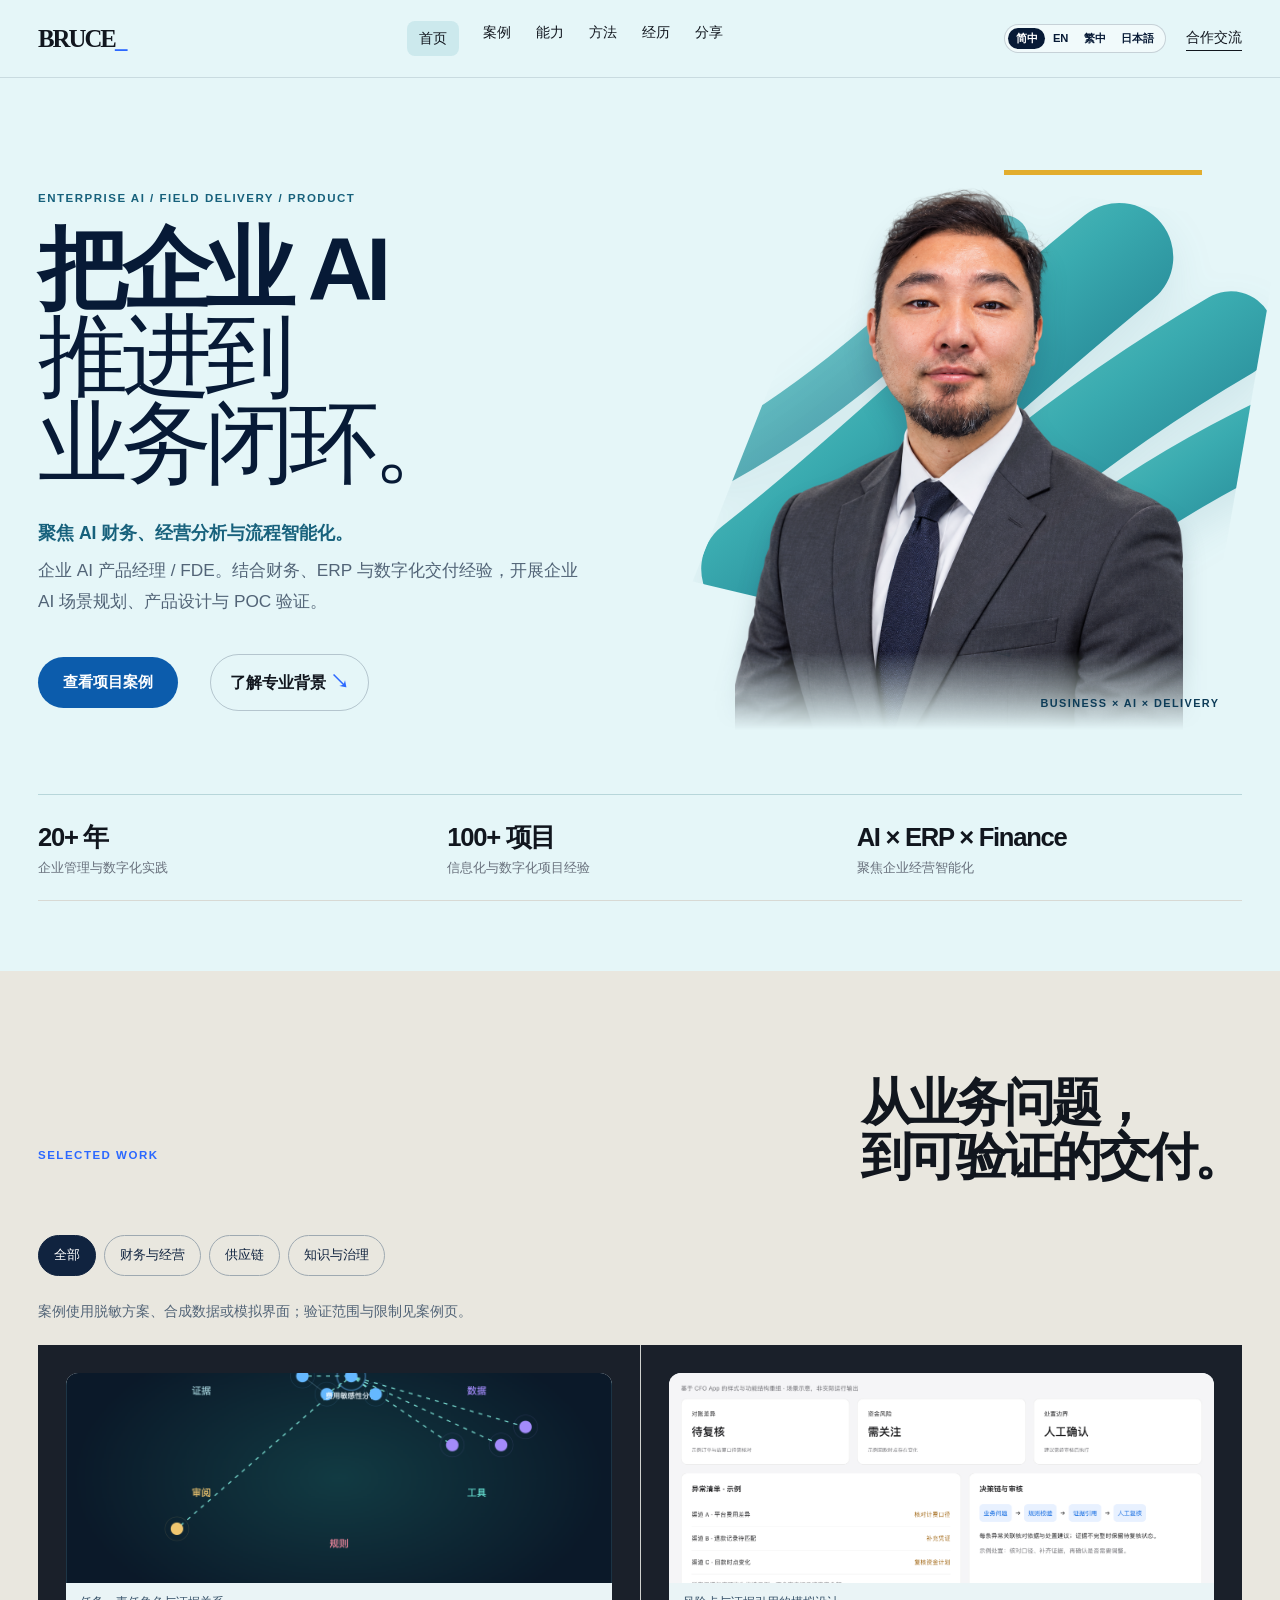
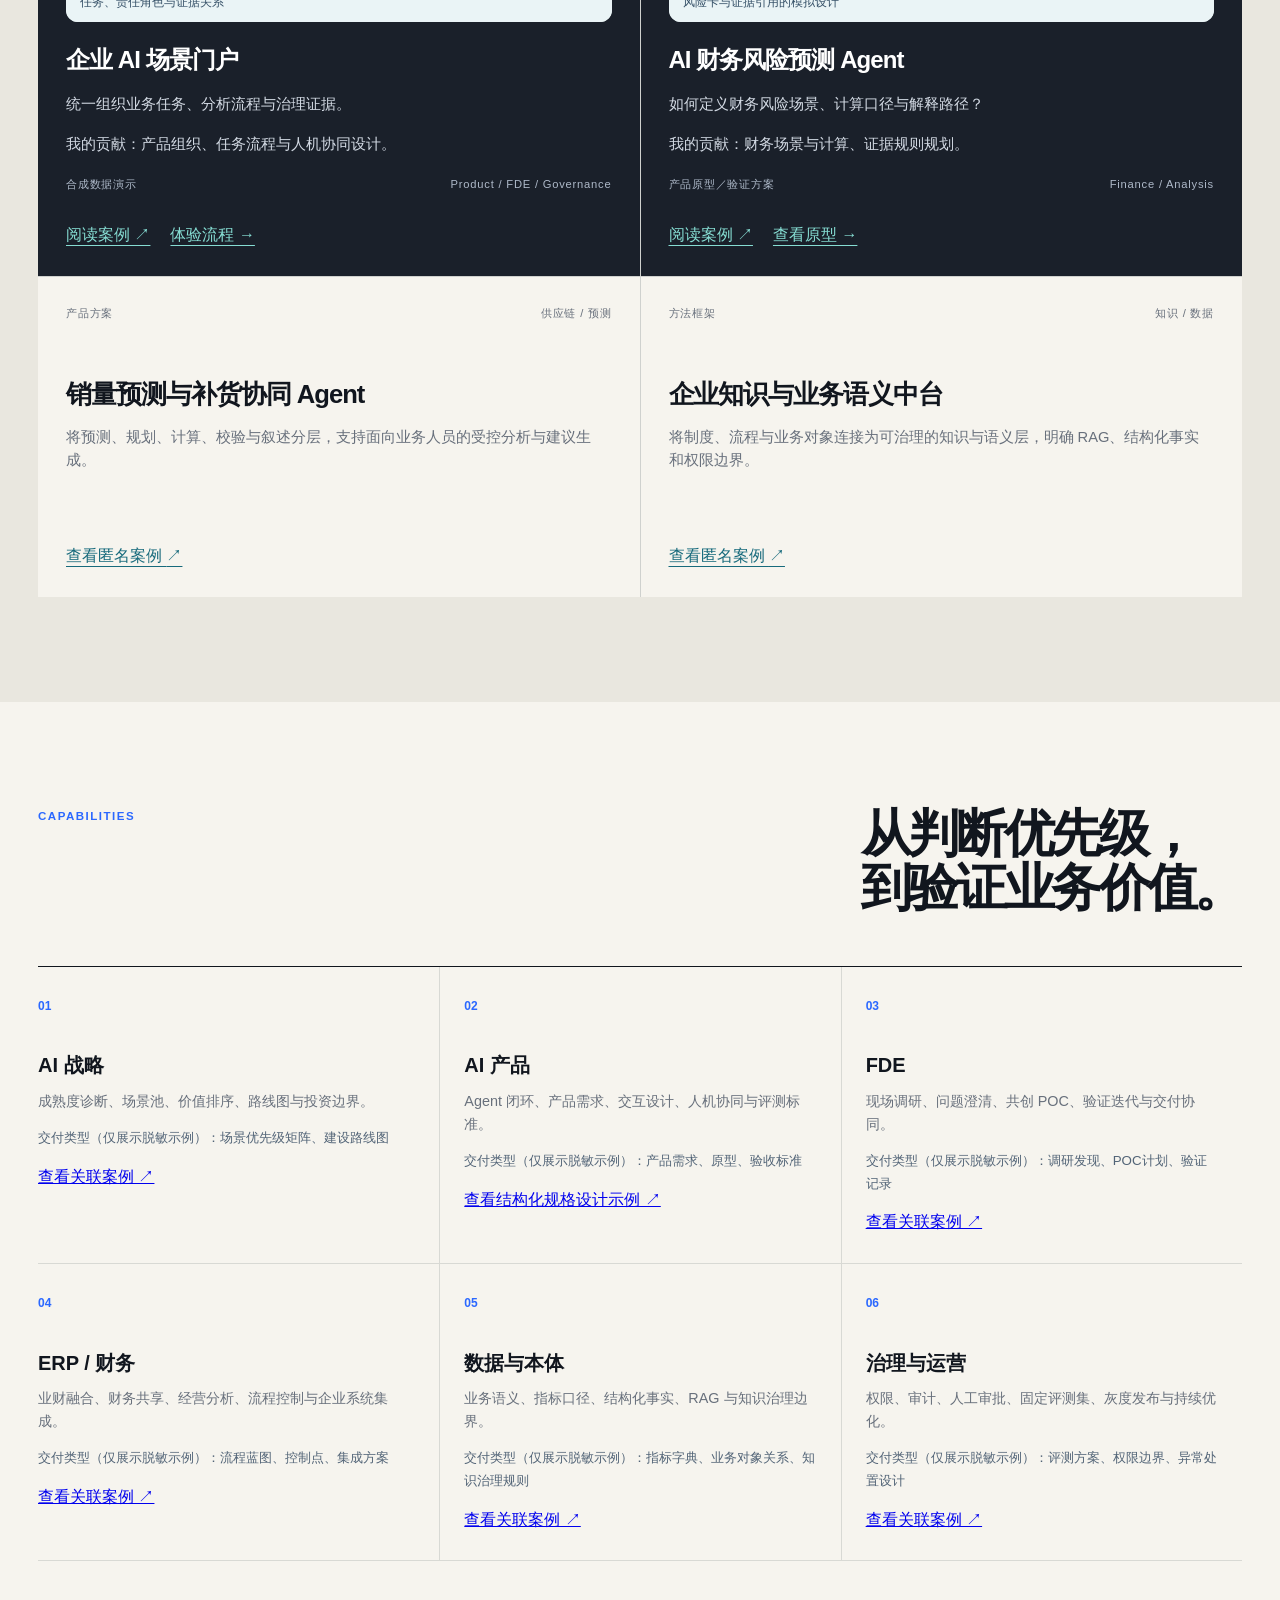
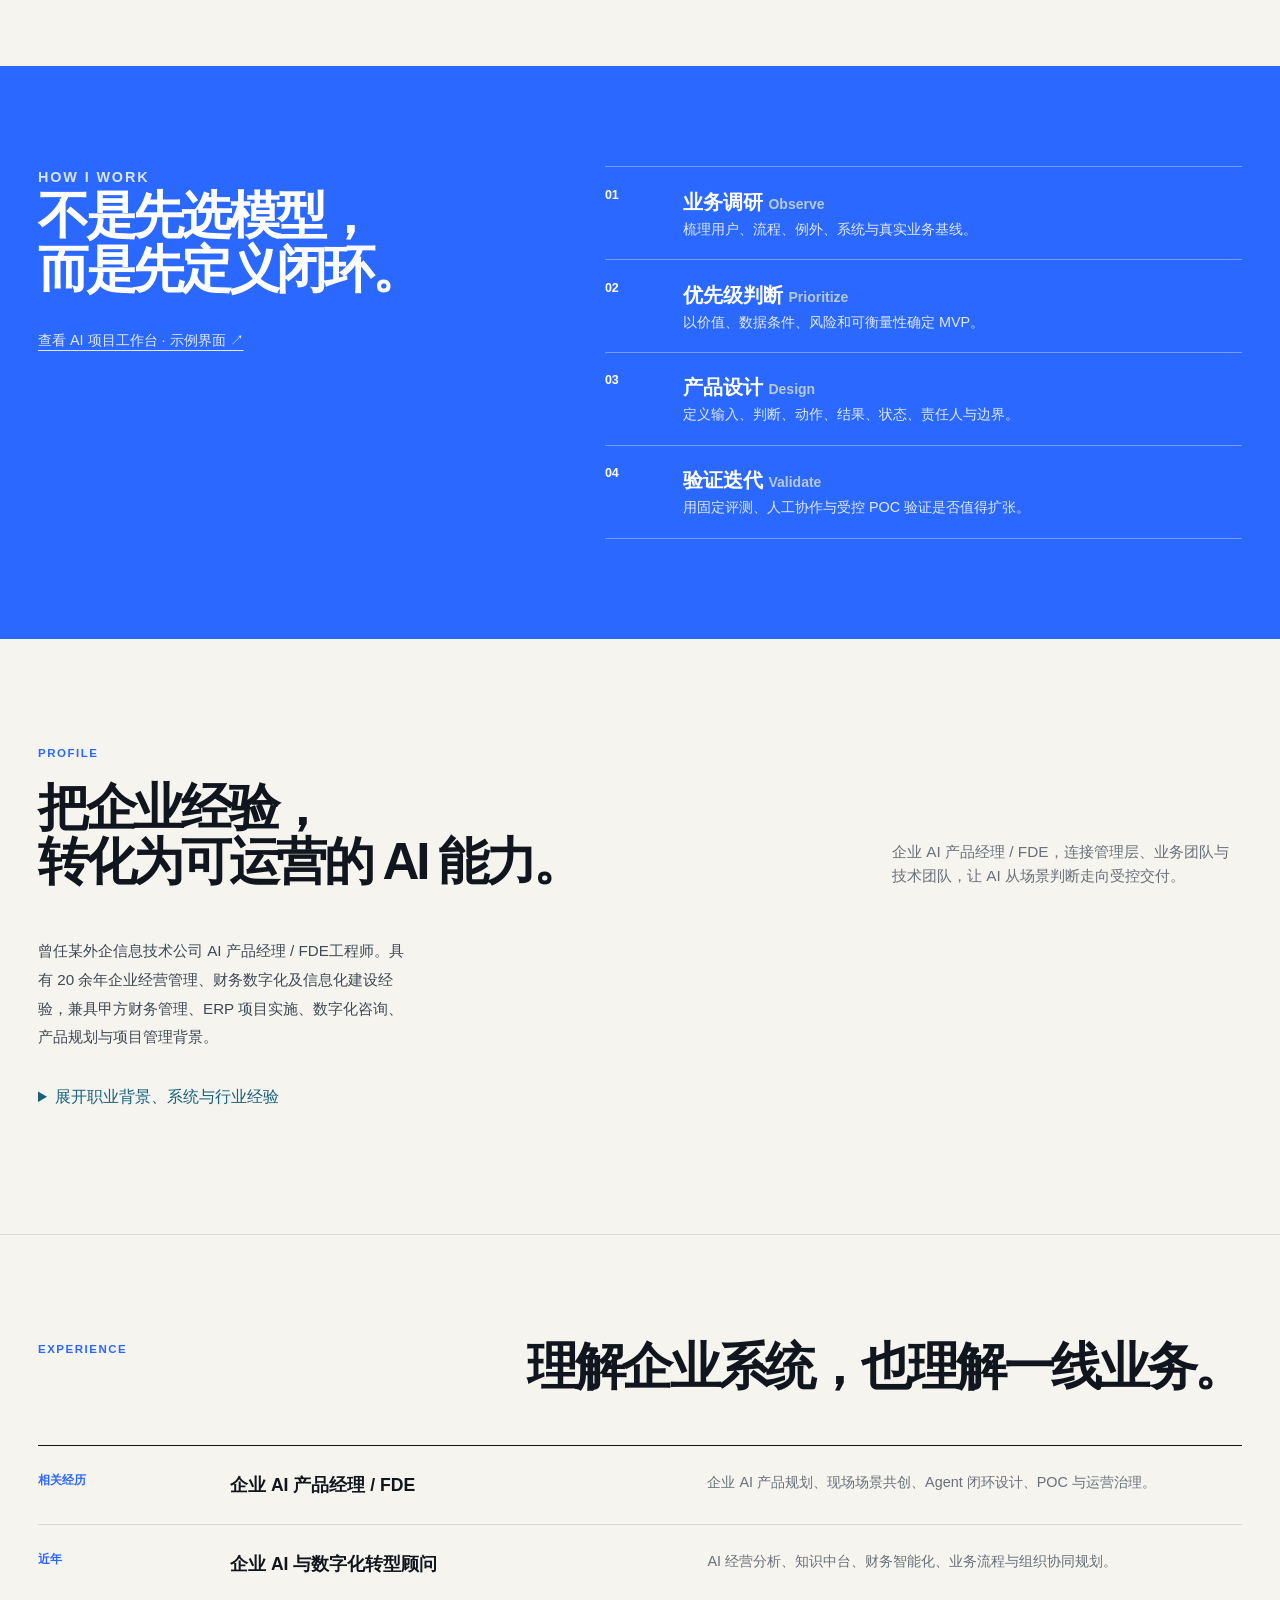
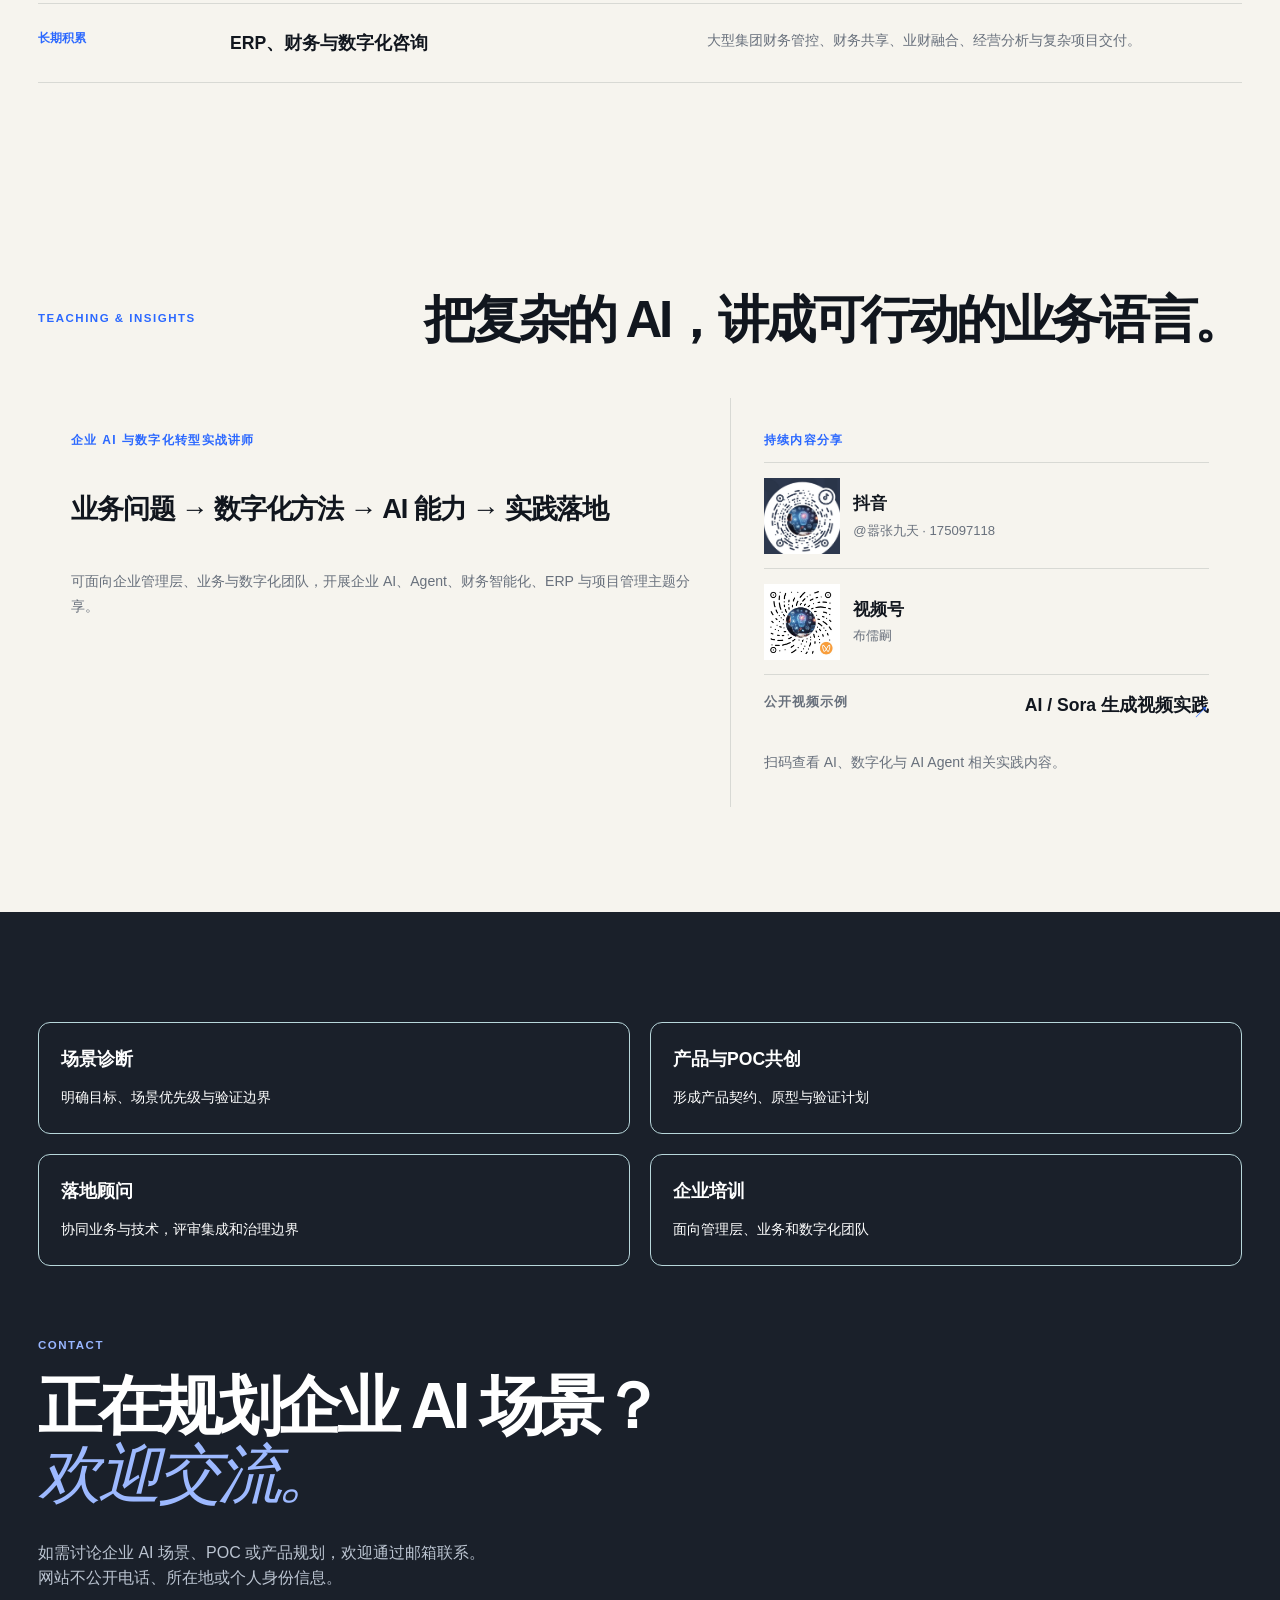
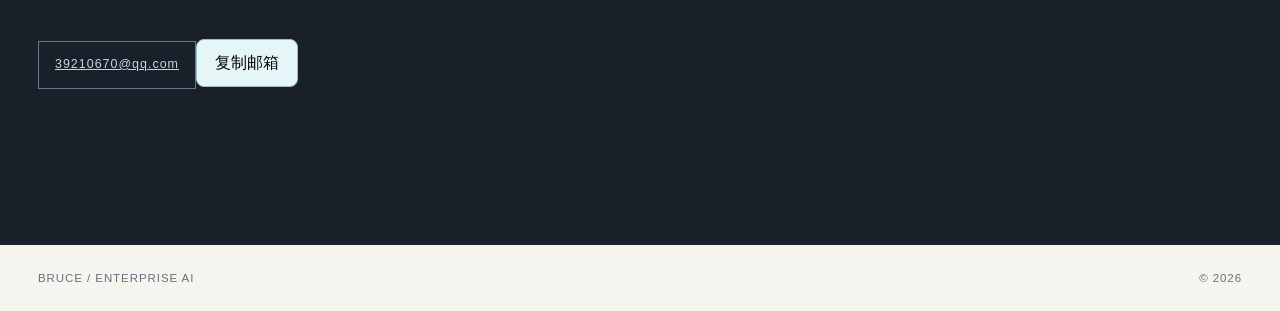
<file: index.html>
<!doctype html>
<html lang="zh-CN">
  <head>
    <meta charset="UTF-8" />
    <meta name="viewport" content="width=device-width, initial-scale=1.0" />
    <meta name="description" content="Bruce 的企业 AI、FDE、AI 产品与数字化转型个人作品集。" />
    <title>Bruce | Enterprise AI · FDE · AI Product</title>
    <link rel="alternate" hreflang="zh-CN" href="index.html" />
    <link rel="alternate" hreflang="en" href="en/" />
    <link rel="alternate" hreflang="zh-Hant" href="zh-hant/" />
    <link rel="alternate" hreflang="ja" href="ja/" />
    <link rel="alternate" hreflang="x-default" href="index.html" />
    <link rel="icon" type="image/svg+xml" href="favicon.svg" />
    <link rel="stylesheet" href="styles.css" />
    <link rel="stylesheet" href="channel.css" />
    <link rel="stylesheet" href="profile.css" />
    <link rel="stylesheet" href="hero-refresh.css" />
    <link rel="stylesheet" href="hero-cutout.css" />
    <link rel="stylesheet" href="language.css" />
    <link rel="stylesheet" href="evidence-refresh.css" />
    <script src="evidence-ui-v2.js" defer></script>
  <link rel="canonical" href="https://bruceli0118.github.io/bruce-ai-portfolio/" /><meta property="og:type" content="website" /><meta property="og:title" content="Bruce · Enterprise AI / FDE" /><meta property="og:description" content="统一组织业务任务、分析流程与治理证据。" /><meta property="og:url" content="https://bruceli0118.github.io/bruce-ai-portfolio/" /><meta property="og:image" content="https://bruceli0118.github.io/bruce-ai-portfolio/assets/cases/portal-public-governance-v2.png" /><meta name="twitter:card" content="summary_large_image" /></head>
  <body>
    <a class="skip-link" href="#main">跳至正文</a>
    <header class="site-header">
      <a class="brand" href="#top" aria-label="Bruce 首页">BRUCE<span>_</span></a>
      <nav aria-label="主导航">
        <a href="#top">首页</a>
        <a href="#projects">案例</a>
        <a href="#capabilities">能力</a>
        <a href="#method">方法</a>
        <a href="#experience">经历</a>
        <a href="#insights">分享</a>
      </nav>
      <div class="header-tools">
        <div class="language-tabs" aria-label="语言选择">
          <a href="index.html" lang="zh-CN" aria-current="page">简中</a>
          <a href="en/" lang="en">EN</a>
          <a href="zh-hant/" lang="zh-Hant">繁中</a>
          <a href="ja/" lang="ja">日本語</a>
        </div>
        <details class="language-menu">
          <summary>简中</summary>
          <div>
            <a href="index.html" lang="zh-CN" aria-current="page">简体中文</a>
            <a href="en/" lang="en">English</a>
            <a href="zh-hant/" lang="zh-Hant">繁體中文</a>
            <a href="ja/" lang="ja">日本語</a>
          </div>
        </details>
        <a class="header-cta" href="#contact">合作交流</a>
      </div>
    </header>

    <main id="main">
      <section class="hero" id="top" aria-labelledby="hero-title">
        <div class="hero-copy">
          <p class="eyebrow">ENTERPRISE AI / FIELD DELIVERY / PRODUCT</p>
          <h1 id="hero-title">把企业 AI<br /><em>推进到<br />业务闭环。</em></h1>
          <p class="hero-focus">聚焦 AI 财务、经营分析与流程智能化。</p>
          <p class="lede">企业 AI 产品经理 / FDE。结合财务、ERP 与数字化交付经验，开展企业 AI 场景规划、产品设计与 POC 验证。</p>
          <div class="hero-actions">
            <a class="button primary" href="#projects">查看项目案例</a>
            <a class="text-link" href="#profile">了解专业背景 <span aria-hidden="true">↘</span></a>
          </div>
        </div>
        <figure class="hero-portrait">
          <img src="assets/profile/bruce-portrait-cutout-v1.png" alt="Bruce 的职业肖像" />
          <figcaption>BUSINESS × AI × DELIVERY</figcaption>
        </figure>
        <div class="profile-proof" aria-label="经验概览">
          <div><strong>20+ 年</strong><span>企业管理与数字化实践</span></div>
          <div><strong>100+ 项目</strong><span>信息化与数字化项目经验</span></div>
          <div><strong>AI × ERP × Finance</strong><span>聚焦企业经营智能化</span></div>
        </div>
      </section>

      <section class="section projects" id="projects" aria-labelledby="projects-title">
        <div class="section-intro wide">
          <p class="eyebrow">SELECTED WORK</p>
          <h2 id="projects-title">从业务问题，<br />到可验证的交付。</h2>
        </div>
        <div class="project-filters" aria-label="全部 / 财务与经营 / 供应链 / 知识与治理"><button class="filter-button active" type="button" data-filter="all" aria-pressed="true">全部</button><button class="filter-button" type="button" data-filter="finance" aria-pressed="false">财务与经营</button><button class="filter-button" type="button" data-filter="supply" aria-pressed="false">供应链</button><button class="filter-button" type="button" data-filter="ontology" aria-pressed="false">知识与治理</button></div>
        <p class="case-public-note">案例使用脱敏方案、合成数据或模拟界面；验证范围与限制见案例页。</p><div class="project-stack">
          <article class="project-card featured compact-case" data-tags="agent,fde,finance,strategy,ontology"><figure class="project-preview"><a class="preview-open" href="assets/cases/portal-public-governance-v2.png" aria-label="查看完整预览 · 企业 AI 场景门户"><img src="assets/cases/portal-public-governance-v2.png" loading="lazy" alt="任务、责任角色与证据关系" width="1280" height="720" /></a><figcaption>任务、责任角色与证据关系</figcaption></figure><h3>企业 AI 场景门户</h3><p>统一组织业务任务、分析流程与治理证据。</p><p>我的贡献：产品组织、任务流程与人机协同设计。</p><div class="project-meta"><span>合成数据演示</span><span>Product / FDE / Governance</span></div><div class="project-actions"><a class="case-link" href="cases/enterprise-ai-scenario-portal.html">阅读案例 ↗</a><a class="case-link" href="cases/enterprise-ai-scenario-portal.html#product-preview">体验流程 →</a></div></article>
          <article class="project-card featured compact-case" data-tags="agent,fde,finance"><figure class="project-preview"><a class="preview-open" href="assets/cases/cfo-demo-v1.png" aria-label="查看完整预览 · AI 财务风险预测 Agent"><img src="assets/cases/cfo-demo-v1.png" loading="lazy" alt="风险卡与证据引用的模拟设计" width="1280" height="720" /></a><figcaption>风险卡与证据引用的模拟设计</figcaption></figure><h3>AI 财务风险预测 Agent</h3><p>如何定义财务风险场景、计算口径与解释路径？</p><p>我的贡献：财务场景与计算、证据规则规划。</p><div class="project-meta"><span>产品原型／验证方案</span><span>Finance / Analysis</span></div><div class="project-actions"><a class="case-link" href="cases/ai-finance-risk-agent.html">阅读案例 ↗</a><a class="case-link" href="cases/ai-finance-risk-agent.html#product-preview">查看原型 →</a></div></article>
          <article class="project-card" data-tags="agent,strategy,supply">
            <div class="project-meta"><span>产品方案</span><span>供应链 / 预测</span></div>
            <h3>销量预测与补货协同 Agent</h3>
            <p>将预测、规划、计算、校验与叙述分层，支持面向业务人员的受控分析与建议生成。</p>
            <a class="case-link" href="cases/sales-forecast-replenishment-agent.html">查看匿名案例 <span aria-hidden="true">↗</span></a>
          </article>
          <article class="project-card" data-tags="ontology,strategy,fde">
            <div class="project-meta"><span>方法框架</span><span>知识 / 数据</span></div>
            <h3>企业知识与业务语义中台</h3>
            <p>将制度、流程与业务对象连接为可治理的知识与语义层，明确 RAG、结构化事实和权限边界。</p>
            <a class="case-link" href="cases/knowledge-semantic-platform.html">查看匿名案例 <span aria-hidden="true">↗</span></a>
          </article>
        </div>
      </section>

      <section class="section" id="capabilities" aria-labelledby="capabilities-title">
        <div class="section-intro">
          <p class="eyebrow">CAPABILITIES</p>
          <h2 id="capabilities-title">从判断优先级，<br />到验证业务价值。</h2>
        </div>
        <div class="capability-grid">
          <article><span>01</span><h3>AI 战略</h3><p>成熟度诊断、场景池、价值排序、路线图与投资边界。</p><small data-static-evidence>交付类型（仅展示脱敏示例）：场景优先级矩阵、建设路线图</small><a href="cases/enterprise-ai-scenario-portal.html">查看关联案例 ↗</a></article>
          <article><span>02</span><h3>AI 产品</h3><p>Agent 闭环、产品需求、交互设计、人机协同与评测标准。</p><small data-static-evidence>交付类型（仅展示脱敏示例）：产品需求、原型、验收标准</small><a href="cases/schema-configurator.html#product-preview">查看结构化规格设计示例 ↗</a></article>
          <article><span>03</span><h3>FDE</h3><p>现场调研、问题澄清、共创 POC、验证迭代与交付协同。</p><small data-static-evidence>交付类型（仅展示脱敏示例）：调研发现、POC计划、验证记录</small><a href="cases/ai-project-workbench.html">查看关联案例 ↗</a></article>
          <article><span>04</span><h3>ERP / 财务</h3><p>业财融合、财务共享、经营分析、流程控制与企业系统集成。</p><small data-static-evidence>交付类型（仅展示脱敏示例）：流程蓝图、控制点、集成方案</small><a href="cases/ai-finance-risk-agent.html">查看关联案例 ↗</a></article>
          <article><span>05</span><h3>数据与本体</h3><p>业务语义、指标口径、结构化事实、RAG 与知识治理边界。</p><small data-static-evidence>交付类型（仅展示脱敏示例）：指标字典、业务对象关系、知识治理规则</small><a href="cases/knowledge-semantic-platform.html">查看关联案例 ↗</a></article>
          <article><span>06</span><h3>治理与运营</h3><p>权限、审计、人工审批、固定评测集、灰度发布与持续优化。</p><small data-static-evidence>交付类型（仅展示脱敏示例）：评测方案、权限边界、异常处置设计</small><a href="cases/enterprise-ai-scenario-portal.html">查看关联案例 ↗</a></article>
        </div>
      </section>

      <section class="method" id="method" aria-labelledby="method-title">
        <div>
          <p class="eyebrow">HOW I WORK</p>
          <h2 id="method-title">不是先选模型，<br />而是先定义闭环。</h2>
          <p style="margin-top:2rem"><a href="cases/ai-project-workbench.html#product-preview" style="color:inherit;text-underline-offset:5px">查看 AI 项目工作台 · 示例界面 ↗</a></p>
        </div>
        <ol>
          <li><b>01</b><div><h3>业务调研 <small>Observe</small></h3><p>梳理用户、流程、例外、系统与真实业务基线。</p></div></li>
          <li><b>02</b><div><h3>优先级判断 <small>Prioritize</small></h3><p>以价值、数据条件、风险和可衡量性确定 MVP。</p></div></li>
          <li><b>03</b><div><h3>产品设计 <small>Design</small></h3><p>定义输入、判断、动作、结果、状态、责任人与边界。</p></div></li>
          <li><b>04</b><div><h3>验证迭代 <small>Validate</small></h3><p>用固定评测、人工协作与受控 POC 验证是否值得扩张。</p></div></li>
        </ol>
      </section>

      <section class="section profile" id="profile" aria-labelledby="profile-title">
        <div class="section-intro profile-intro">
          <div><p class="eyebrow">PROFILE</p><h2 id="profile-title">把企业经验，<br />转化为可运营的 AI 能力。</h2></div>
          <p>企业 AI 产品经理 / FDE，连接管理层、业务团队与技术团队，让 AI 从场景判断走向受控交付。</p>
        </div>

        <div class="profile-story"><p>曾任某外企信息技术公司 AI 产品经理 / FDE工程师。具有 20 余年企业经营管理、财务数字化及信息化建设经验，兼具甲方财务管理、ERP 项目实施、数字化咨询、产品规划与项目管理背景。</p></div><details data-static-evidence><summary>展开职业背景、系统与行业经验</summary><p>近年重点聚焦企业级 AI 产品规划与甲方 AI 项目落地，围绕 AI 财务、经营分析、企业知识库、流程智能化及经营驾驶舱等方向，开展业务调研、场景识别与优先级管理、产品蓝图规划、MVP 设计，以及 Agent 业务闭环的验证迭代。</p><p>长期从事集团财务管控、业财融合、财务共享、经营分析、流程优化及大型 ERP 项目规划；将制度、流程、经营指标、数据资源和专家经验，转化为可验证、可集成、可运营的 AI 产品能力，并关注人机协同、权限控制、异常升级与持续治理。</p>        <div class="profile-context" aria-label="职业背景概览">
          <article><p>职业经历</p><ul><li>百事可乐</li><li>福喜食品 / OSI Group</li><li>金蝶</li><li>信华信</li><li>北京合思</li><li>用友网络</li></ul></article>
          <article><p>核心企业平台</p><ul><li>SAP</li><li>Oracle</li><li>金蝶</li><li>用友</li></ul></article>
          <article><p>业务与管理系统</p><ul><li>房地产业务</li><li>项目管理</li><li>费控管理</li><li>PLM</li><li>CRM</li><li>SRM</li><li>MES</li><li>OA</li><li>电子档案</li><li>资金管理</li><li>预算管理</li></ul></article>
          <article><p>数字化商业</p><ul><li>O2O</li><li>B2B</li><li>B2C</li><li>C2B</li></ul></article>
          <article><p>服务企业类型</p><ul><li>国央企集团</li><li>综合集团</li><li>世界 500 强企业</li></ul></article>
          <article><p>行业实践</p><ul><li>制造</li><li>跨境电商</li><li>商业 / 地产</li><li>能源 / 零售 / 食品</li></ul></article>
        </div></details>

      </section>

      <section class="section experience" id="experience" aria-labelledby="experience-title">
        <div class="section-intro"><p class="eyebrow">EXPERIENCE</p><h2 id="experience-title">理解企业系统，也理解一线业务。</h2></div>
        <div class="timeline">
          <article><span>相关经历</span><h3>企业 AI 产品经理 / FDE</h3><p>企业 AI 产品规划、现场场景共创、Agent 闭环设计、POC 与运营治理。</p></article>
          <article><span>近年</span><h3>企业 AI 与数字化转型顾问</h3><p>AI 经营分析、知识中台、财务智能化、业务流程与组织协同规划。</p></article>
          <article><span>长期积累</span><h3>ERP、财务与数字化咨询</h3><p>大型集团财务管控、财务共享、业财融合、经营分析与复杂项目交付。</p></article>
        </div>
      </section>

      <section class="section insights" id="insights" aria-labelledby="insights-title">
        <div class="section-intro wide"><p class="eyebrow">TEACHING & INSIGHTS</p><h2 id="insights-title">把复杂的 AI，讲成可行动的业务语言。</h2></div>
        <div class="insight-layout">
          <div class="teaching"><p>企业 AI 与数字化转型实战讲师</p><h3>业务问题 → 数字化方法 → AI 能力 → 实践落地</h3><span>可面向企业管理层、业务与数字化团队，开展企业 AI、Agent、财务智能化、ERP 与项目管理主题分享。</span></div>
          <div class="channels"><p>持续内容分享</p><div class="channel-card"><img src="assets/channels/image1.png" alt="抖音账号 嚣张九天 的二维码" /><div><strong>抖音</strong><span>@嚣张九天 · 175097118</span></div></div><div class="channel-card"><img src="assets/channels/image2.png" alt="视频号 布儒嗣 的二维码" /><div><strong>视频号</strong><span>布儒嗣</span></div></div><a class="featured-video" href="https://www.bilibili.com/video/BV1Lt421V7Rb/" target="_blank" rel="noreferrer"><span>公开视频示例</span><strong>AI / Sora 生成视频实践</strong><i aria-hidden="true">↗</i></a><small>扫码查看 AI、数字化与 AI Agent 相关实践内容。</small></div>
        </div>
      </section>

      <section class="contact" id="contact" aria-labelledby="contact-title"><div class="cooperation-grid" aria-label="合作方式" data-static-evidence><article><h3>场景诊断</h3><p>明确目标、场景优先级与验证边界</p></article><article><h3>产品与POC共创</h3><p>形成产品契约、原型与验证计划</p></article><article><h3>落地顾问</h3><p>协同业务与技术，评审集成和治理边界</p></article><article><h3>企业培训</h3><p>面向管理层、业务和数字化团队</p></article></div>
        <p class="eyebrow">CONTACT</p>
        <h2 id="contact-title">正在规划企业 AI 场景？<br /><em>欢迎交流。</em></h2>
        <p>如需讨论企业 AI 场景、POC 或产品规划，欢迎通过邮箱联系。网站不公开电话、所在地或个人身份信息。</p>
        <a class="email-placeholder" href="mailto:39210670@qq.com">39210670@qq.com</a><button class="email-copy" type="button" hidden>复制邮箱</button><p class="copy-status" role="status"></p>
      </section>
    </main>

    <footer><span>BRUCE / ENTERPRISE AI</span><span>© 2026</span></footer>
    <script>
      const filters = document.querySelectorAll('.filter-button');
      const cards = document.querySelectorAll('.project-card');
      filters.forEach((filter) => filter.addEventListener('click', () => {
        const selected = filter.dataset.filter;
        filters.forEach((item) => { item.classList.toggle('active', item === filter); item.setAttribute('aria-pressed', item === filter); });
        cards.forEach((card) => { card.hidden = selected !== 'all' && !card.dataset.tags.split(',').includes(selected); });
      }));
    </script>
  </body>
</html>
</file>
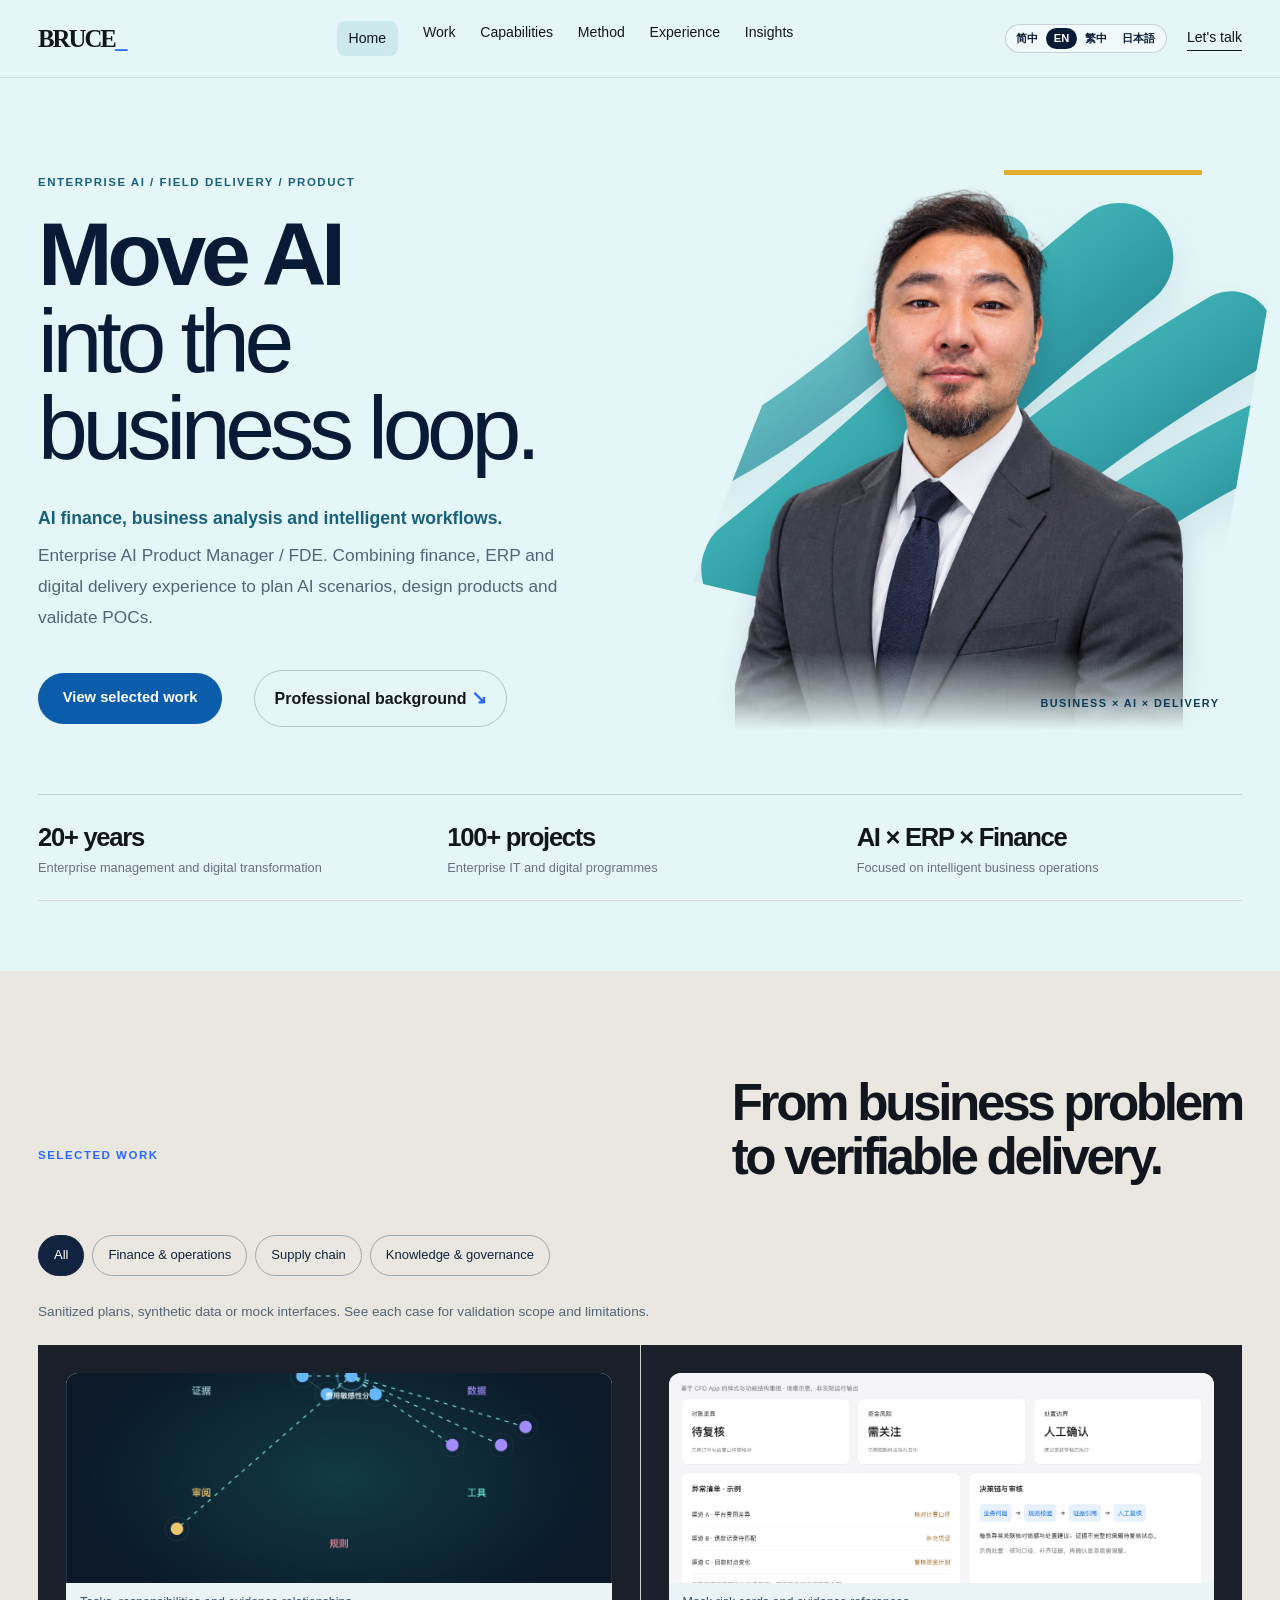
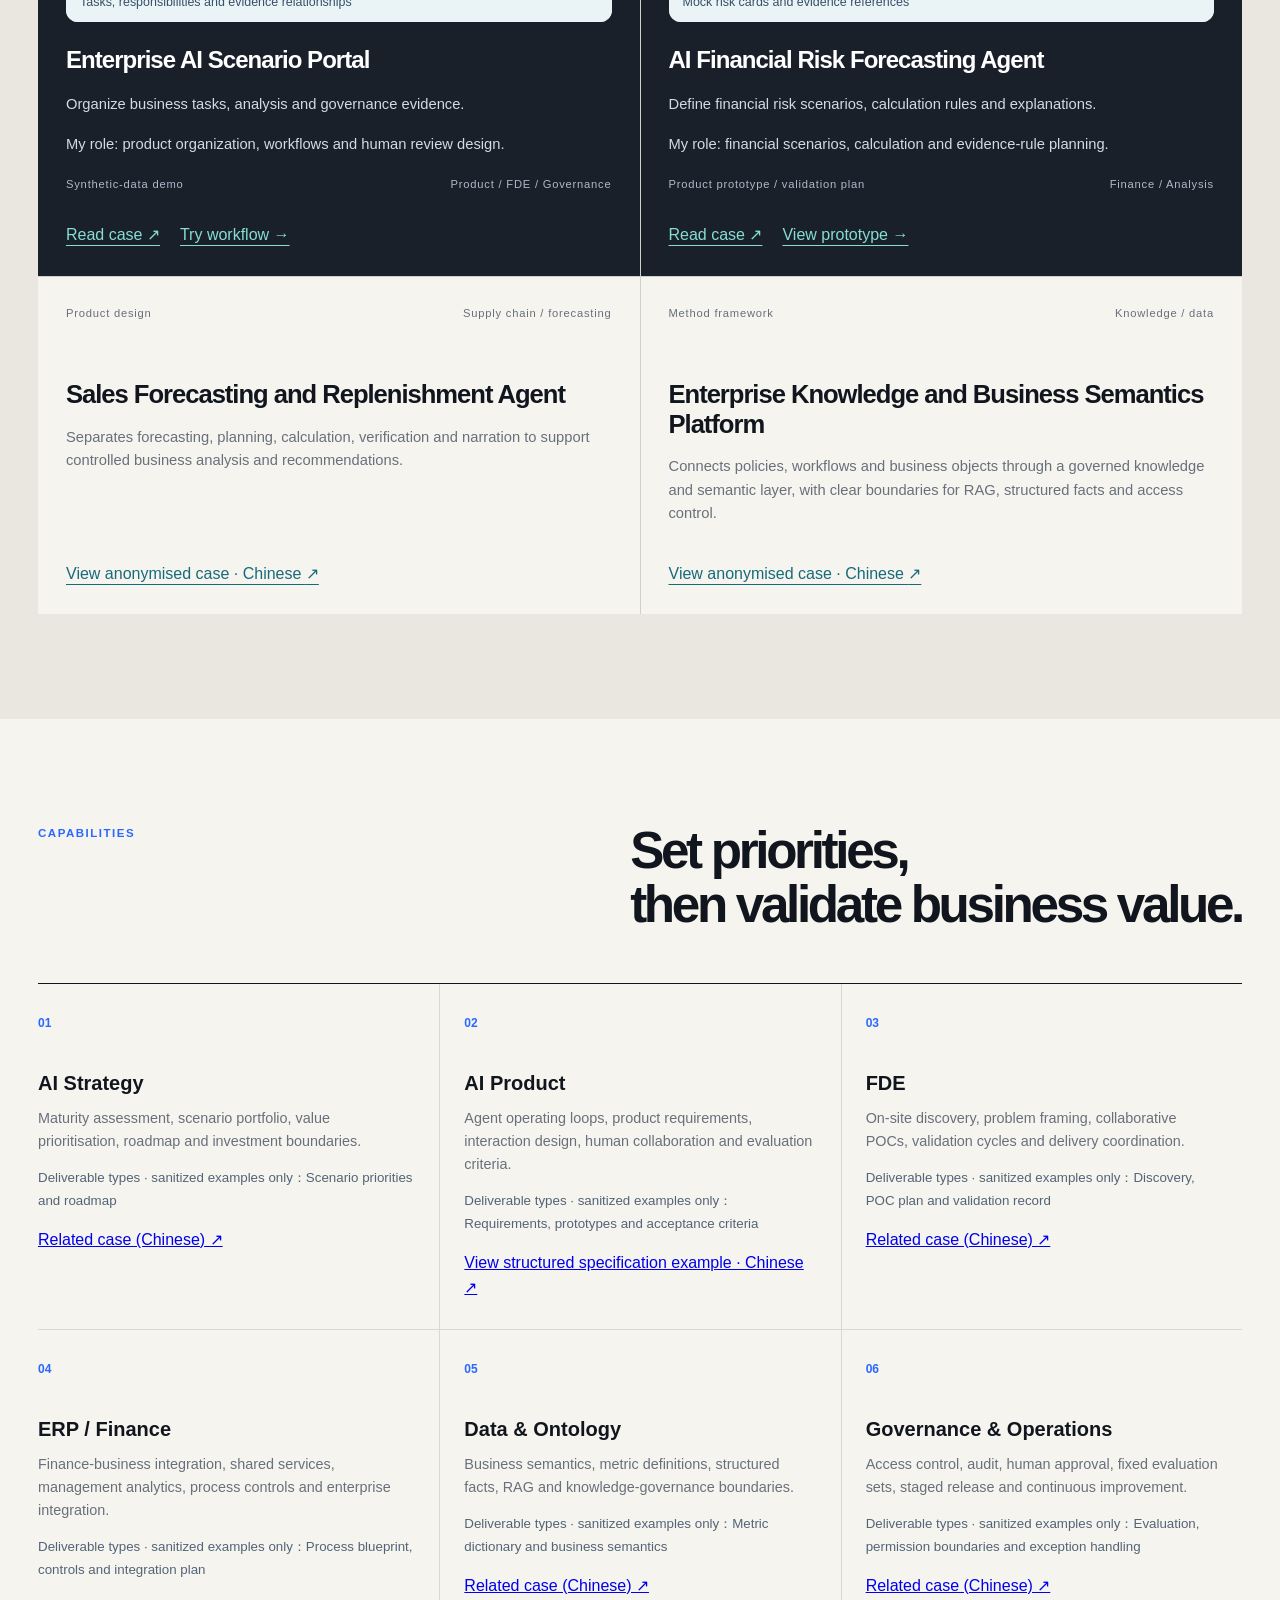
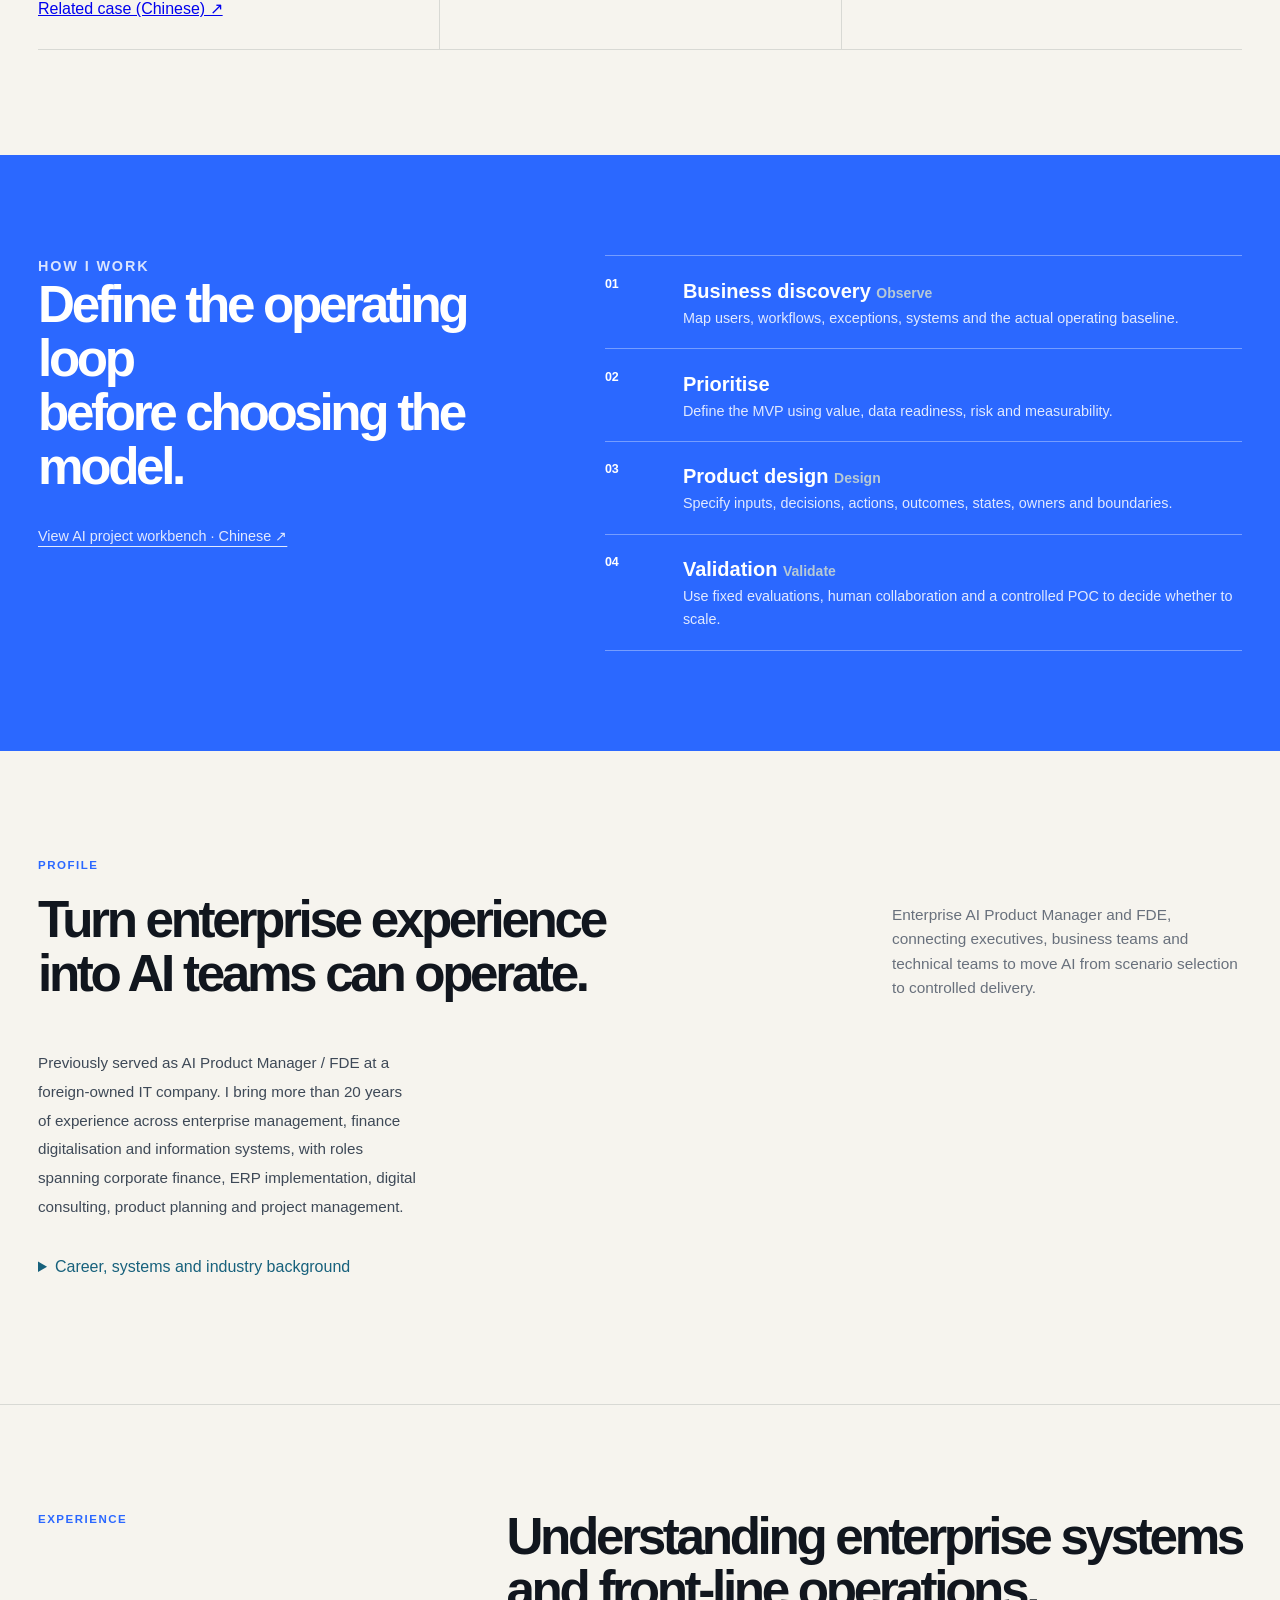
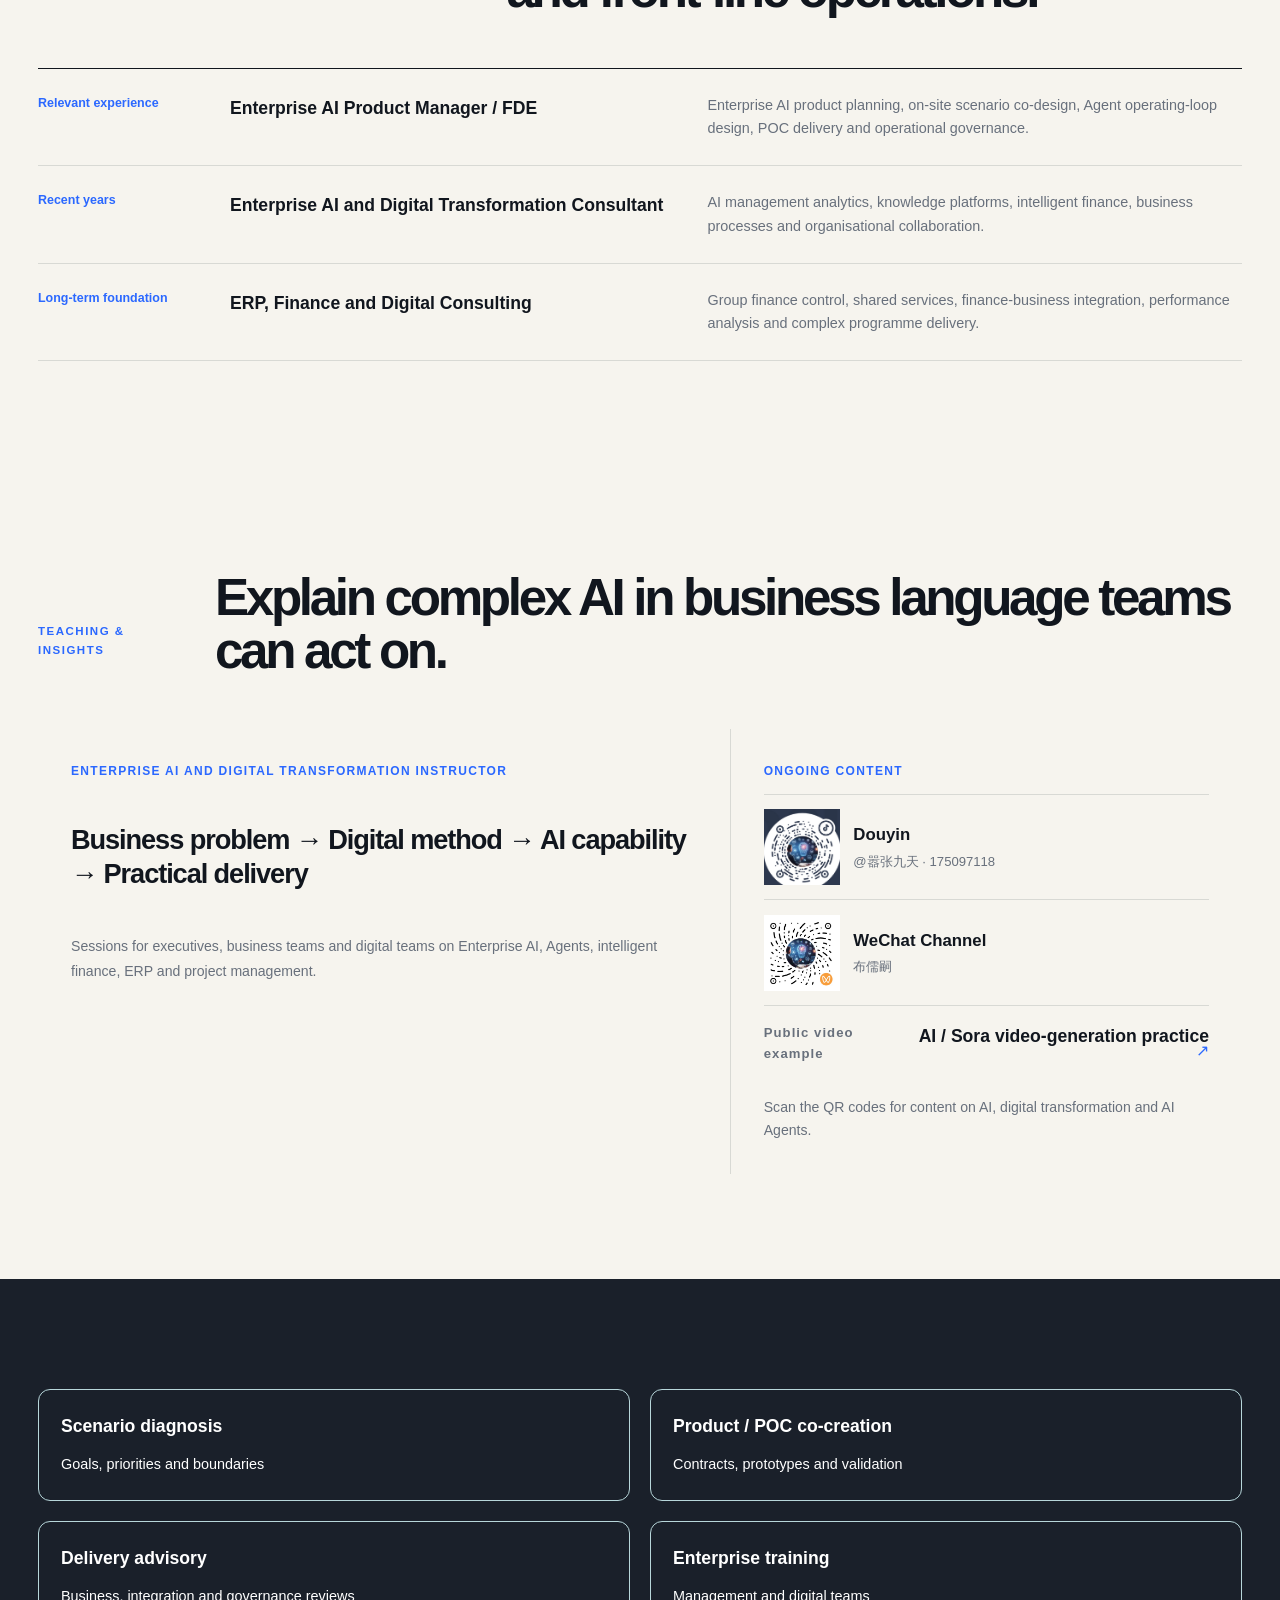
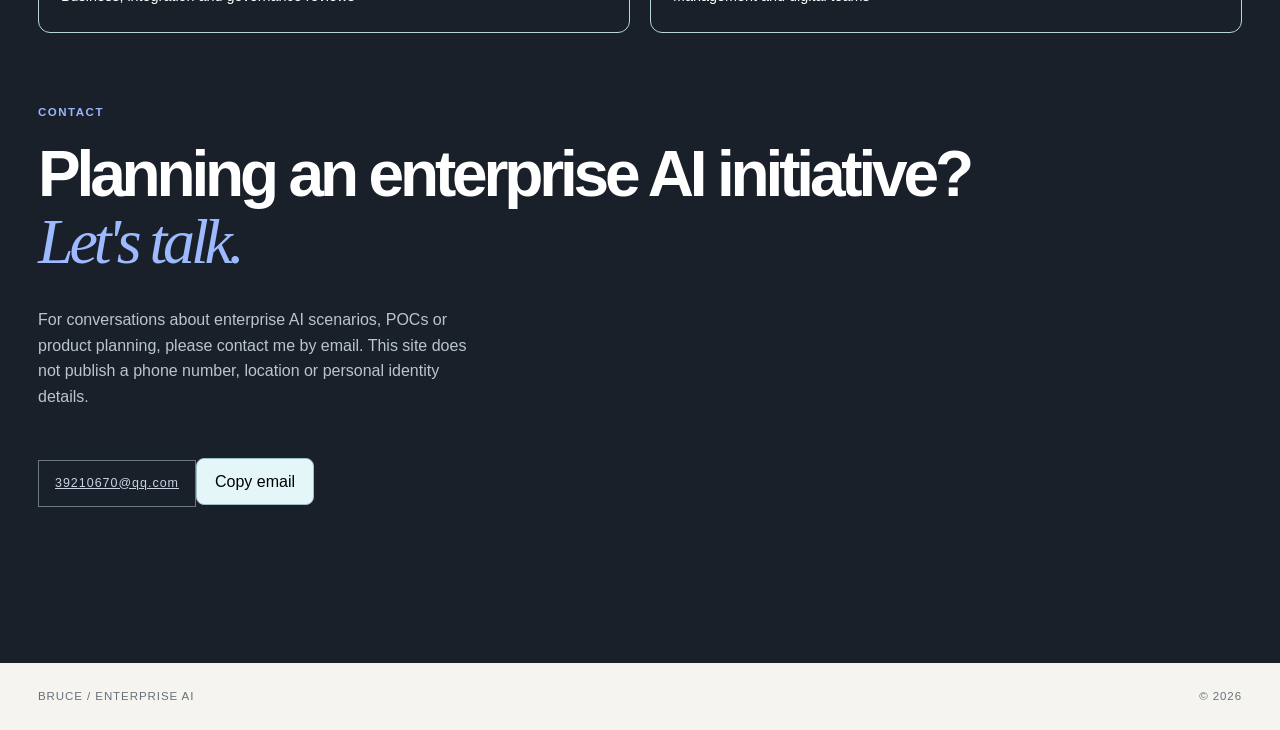
<file: en/index.html>
<!doctype html>
<html lang="en">
  <head>
    <meta charset="UTF-8" />
    <meta name="viewport" content="width=device-width, initial-scale=1.0" />
    <meta name="description" content="Bruce's portfolio in Enterprise AI, FDE, AI product management and digital transformation." />
    <title>Bruce | Enterprise AI · FDE · AI Product Manager</title>
    <link rel="alternate" hreflang="zh-CN" href="../index.html" />
    <link rel="alternate" hreflang="en" href="../en/" />
    <link rel="alternate" hreflang="zh-Hant" href="../zh-hant/" />
    <link rel="alternate" hreflang="ja" href="../ja/" />
    <link rel="alternate" hreflang="x-default" href="../index.html" />
    <link rel="icon" type="image/svg+xml" href="../favicon.svg" />
    <link rel="stylesheet" href="../styles.css" />
    <link rel="stylesheet" href="../channel.css" />
    <link rel="stylesheet" href="../profile.css" />
    <link rel="stylesheet" href="../hero-refresh.css" />
    <link rel="stylesheet" href="../hero-cutout.css" />
    <link rel="stylesheet" href="../language.css" />
    <link rel="stylesheet" href="../evidence-refresh.css" />
    <script src="../evidence-ui-v2.js" defer></script>
  <link rel="canonical" href="https://bruceli0118.github.io/bruce-ai-portfolio/en/" /><meta property="og:type" content="website" /><meta property="og:title" content="Bruce · Enterprise AI / FDE" /><meta property="og:description" content="Organize business tasks, analysis and governance evidence." /><meta property="og:url" content="https://bruceli0118.github.io/bruce-ai-portfolio/en/" /><meta property="og:image" content="https://bruceli0118.github.io/bruce-ai-portfolio/assets/cases/portal-public-governance-v2.png" /><meta name="twitter:card" content="summary_large_image" /></head>
  <body>
    <a class="skip-link" href="#main">Skip to main content</a>
    <header class="site-header">
      <a class="brand" href="#top" aria-label="Bruce home">BRUCE<span>_</span></a>
      <nav aria-label="Primary navigation">
        <a href="#top">Home</a>
        <a href="#projects">Work</a>
        <a href="#capabilities">Capabilities</a>
        <a href="#method">Method</a>
        <a href="#experience">Experience</a>
        <a href="#insights">Insights</a>
      </nav>
      <div class="header-tools">
        <div class="language-tabs" aria-label="Language selection">
          <a href="../index.html" lang="zh-CN">简中</a>
          <a href="../en/" lang="en" aria-current="page">EN</a>
          <a href="../zh-hant/" lang="zh-Hant">繁中</a>
          <a href="../ja/" lang="ja">日本語</a>
        </div>
        <details class="language-menu">
          <summary>EN</summary>
          <div>
            <a href="../index.html" lang="zh-CN">简体中文</a>
            <a href="../en/" lang="en" aria-current="page">English</a>
            <a href="../zh-hant/" lang="zh-Hant">繁體中文</a>
            <a href="../ja/" lang="ja">日本語</a>
          </div>
        </details>
        <a class="header-cta" href="#contact">Let's talk</a>
      </div>
    </header>

    <main id="main">
      <section class="hero" id="top" aria-labelledby="hero-title">
        <div class="hero-copy">
          <p class="eyebrow">ENTERPRISE AI / FIELD DELIVERY / PRODUCT</p>
          <h1 id="hero-title">Move AI<br /><em>into the<br />business loop.</em></h1>
          <p class="hero-focus">AI finance, business analysis and intelligent workflows.</p>
          <p class="lede">Enterprise AI Product Manager / FDE. Combining finance, ERP and digital delivery experience to plan AI scenarios, design products and validate POCs.</p>
          <div class="hero-actions">
            <a class="button primary" href="#projects">View selected work</a>
            <a class="text-link" href="#profile">Professional background <span aria-hidden="true">↘</span></a>
          </div>
        </div>
        <figure class="hero-portrait">
          <img src="../assets/profile/bruce-portrait-cutout-v1.png" alt="Professional portrait of Bruce" />
          <figcaption>BUSINESS × AI × DELIVERY</figcaption>
        </figure>
        <div class="profile-proof" aria-label="Experience overview">
          <div><strong>20+ years</strong><span>Enterprise management and digital transformation</span></div>
          <div><strong>100+ projects</strong><span>Enterprise IT and digital programmes</span></div>
          <div><strong>AI × ERP × Finance</strong><span>Focused on intelligent business operations</span></div>
        </div>
      </section>

      <section class="section projects" id="projects" aria-labelledby="projects-title">
        <div class="section-intro wide">
          <p class="eyebrow">SELECTED WORK</p>
          <h2 id="projects-title">From business problem<br />to verifiable delivery.</h2>
        </div>
        <div class="project-filters" aria-label="All / Finance & operations / Supply chain / Knowledge & governance"><button class="filter-button active" type="button" data-filter="all" aria-pressed="true">All</button><button class="filter-button" type="button" data-filter="finance" aria-pressed="false">Finance & operations</button><button class="filter-button" type="button" data-filter="supply" aria-pressed="false">Supply chain</button><button class="filter-button" type="button" data-filter="ontology" aria-pressed="false">Knowledge & governance</button></div>
        <p class="case-public-note">Sanitized plans, synthetic data or mock interfaces. See each case for validation scope and limitations.</p><div class="project-stack">
          <article class="project-card featured compact-case" data-tags="agent,fde,finance,strategy,ontology"><figure class="project-preview"><a class="preview-open" href="../assets/cases/portal-public-governance-v2.png" aria-label="View full preview · Enterprise AI Scenario Portal"><img src="../assets/cases/portal-public-governance-v2.png" loading="lazy" alt="Tasks, responsibilities and evidence relationships" width="1280" height="720" /></a><figcaption>Tasks, responsibilities and evidence relationships</figcaption></figure><h3>Enterprise AI Scenario Portal</h3><p>Organize business tasks, analysis and governance evidence.</p><p>My role: product organization, workflows and human review design.</p><div class="project-meta"><span>Synthetic-data demo</span><span>Product / FDE / Governance</span></div><div class="project-actions"><a class="case-link" href="../cases/enterprise-ai-scenario-portal.html">Read case ↗</a><a class="case-link" href="../cases/enterprise-ai-scenario-portal.html#product-preview">Try workflow →</a></div></article>
          <article class="project-card featured compact-case" data-tags="agent,fde,finance"><figure class="project-preview"><a class="preview-open" href="../assets/cases/cfo-demo-v1.png" aria-label="View full preview · AI Financial Risk Forecasting Agent"><img src="../assets/cases/cfo-demo-v1.png" loading="lazy" alt="Mock risk cards and evidence references" width="1280" height="720" /></a><figcaption>Mock risk cards and evidence references</figcaption></figure><h3>AI Financial Risk Forecasting Agent</h3><p>Define financial risk scenarios, calculation rules and explanations.</p><p>My role: financial scenarios, calculation and evidence-rule planning.</p><div class="project-meta"><span>Product prototype / validation plan</span><span>Finance / Analysis</span></div><div class="project-actions"><a class="case-link" href="../cases/ai-finance-risk-agent.html">Read case ↗</a><a class="case-link" href="../cases/ai-finance-risk-agent.html#product-preview">View prototype →</a></div></article>
          <article class="project-card" data-tags="agent,strategy,supply">
            <div class="project-meta"><span>Product design</span><span>Supply chain / forecasting</span></div>
            <h3>Sales Forecasting and Replenishment Agent</h3>
            <p>Separates forecasting, planning, calculation, verification and narration to support controlled business analysis and recommendations.</p>
            <a class="case-link" href="../cases/sales-forecast-replenishment-agent.html">View anonymised case · Chinese <span aria-hidden="true">↗</span></a>
          </article>
          <article class="project-card" data-tags="ontology,strategy,fde">
            <div class="project-meta"><span>Method framework</span><span>Knowledge / data</span></div>
            <h3>Enterprise Knowledge and Business Semantics Platform</h3>
            <p>Connects policies, workflows and business objects through a governed knowledge and semantic layer, with clear boundaries for RAG, structured facts and access control.</p>
            <a class="case-link" href="../cases/knowledge-semantic-platform.html">View anonymised case · Chinese <span aria-hidden="true">↗</span></a>
          </article>
        </div>
      </section>

      <section class="section" id="capabilities" aria-labelledby="capabilities-title">
        <div class="section-intro">
          <p class="eyebrow">CAPABILITIES</p>
          <h2 id="capabilities-title">Set priorities,<br />then validate business value.</h2>
        </div>
        <div class="capability-grid">
          <article><span>01</span><h3>AI Strategy</h3><p>Maturity assessment, scenario portfolio, value prioritisation, roadmap and investment boundaries.</p><small data-static-evidence>Deliverable types · sanitized examples only：Scenario priorities and roadmap</small><a href="../cases/enterprise-ai-scenario-portal.html">Related case (Chinese) ↗</a></article>
          <article><span>02</span><h3>AI Product</h3><p>Agent operating loops, product requirements, interaction design, human collaboration and evaluation criteria.</p><small data-static-evidence>Deliverable types · sanitized examples only：Requirements, prototypes and acceptance criteria</small><a href="../cases/schema-configurator.html#product-preview">View structured specification example · Chinese ↗</a></article>
          <article><span>03</span><h3>FDE</h3><p>On-site discovery, problem framing, collaborative POCs, validation cycles and delivery coordination.</p><small data-static-evidence>Deliverable types · sanitized examples only：Discovery, POC plan and validation record</small><a href="../cases/ai-project-workbench.html">Related case (Chinese) ↗</a></article>
          <article><span>04</span><h3>ERP / Finance</h3><p>Finance-business integration, shared services, management analytics, process controls and enterprise integration.</p><small data-static-evidence>Deliverable types · sanitized examples only：Process blueprint, controls and integration plan</small><a href="../cases/ai-finance-risk-agent.html">Related case (Chinese) ↗</a></article>
          <article><span>05</span><h3>Data & Ontology</h3><p>Business semantics, metric definitions, structured facts, RAG and knowledge-governance boundaries.</p><small data-static-evidence>Deliverable types · sanitized examples only：Metric dictionary and business semantics</small><a href="../cases/knowledge-semantic-platform.html">Related case (Chinese) ↗</a></article>
          <article><span>06</span><h3>Governance & Operations</h3><p>Access control, audit, human approval, fixed evaluation sets, staged release and continuous improvement.</p><small data-static-evidence>Deliverable types · sanitized examples only：Evaluation, permission boundaries and exception handling</small><a href="../cases/enterprise-ai-scenario-portal.html">Related case (Chinese) ↗</a></article>
        </div>
      </section>

      <section class="method" id="method" aria-labelledby="method-title">
        <div>
          <p class="eyebrow">HOW I WORK</p>
          <h2 id="method-title">Define the operating loop<br />before choosing the model.</h2>
          <p style="margin-top:2rem"><a href="../cases/ai-project-workbench.html#product-preview" style="color:inherit;text-underline-offset:5px">View AI project workbench · Chinese ↗</a></p>
        </div>
        <ol>
          <li><b>01</b><div><h3>Business discovery <small>Observe</small></h3><p>Map users, workflows, exceptions, systems and the actual operating baseline.</p></div></li>
          <li><b>02</b><div><h3>Prioritise</h3><p>Define the MVP using value, data readiness, risk and measurability.</p></div></li>
          <li><b>03</b><div><h3>Product design <small>Design</small></h3><p>Specify inputs, decisions, actions, outcomes, states, owners and boundaries.</p></div></li>
          <li><b>04</b><div><h3>Validation <small>Validate</small></h3><p>Use fixed evaluations, human collaboration and a controlled POC to decide whether to scale.</p></div></li>
        </ol>
      </section>

      <section class="section profile" id="profile" aria-labelledby="profile-title">
        <div class="section-intro profile-intro">
          <div><p class="eyebrow">PROFILE</p><h2 id="profile-title">Turn enterprise experience<br />into AI teams can operate.</h2></div>
          <p>Enterprise AI Product Manager and FDE, connecting executives, business teams and technical teams to move AI from scenario selection to controlled delivery.</p>
        </div>

        <div class="profile-story"><p>Previously served as AI Product Manager / FDE at a foreign-owned IT company. I bring more than 20 years of experience across enterprise management, finance digitalisation and information systems, with roles spanning corporate finance, ERP implementation, digital consulting, product planning and project management.</p></div><details data-static-evidence><summary>Career, systems and industry background</summary><p>My recent work focuses on enterprise AI product planning and client-side delivery. Across AI finance, management analytics, enterprise knowledge, intelligent workflows and executive dashboards, I conduct business discovery, identify and prioritise AI scenarios, define product blueprints and MVPs, and validate Agent operating loops through iteration.</p><p>I have long worked on group finance control, finance-business integration, shared services, performance analysis, process improvement and large ERP programmes. I translate policies, workflows, metrics, data and expert knowledge into AI products that can be validated, integrated and operated, with explicit controls for human oversight, access, exception escalation and ongoing governance.</p>        <div class="profile-context" aria-label="Professional background overview">
          <article><p>Career experience</p><ul><li>PepsiCo</li><li>OSI Group</li><li>Kingdee</li><li>信华信</li><li>北京合思</li><li>Yonyou</li></ul></article>
          <article><p>Core enterprise platforms</p><ul><li>SAP</li><li>Oracle</li><li>Kingdee</li><li>Yonyou</li></ul></article>
          <article><p>Business and management systems</p><ul><li>Real estate operations</li><li>Project management</li><li>Expense control</li><li>PLM</li><li>CRM</li><li>SRM</li><li>MES</li><li>OA</li><li>Electronic records</li><li>Treasury management</li><li>Budget management</li></ul></article>
          <article><p>Digital commerce</p><ul><li>O2O</li><li>B2B</li><li>B2C</li><li>C2B</li></ul></article>
          <article><p>Enterprise contexts</p><ul><li>State-owned and central enterprises</li><li>Diversified groups</li><li>Fortune Global 500 companies</li></ul></article>
          <article><p>Industry experience</p><ul><li>Manufacturing</li><li>Cross-border e-commerce</li><li>Commerce / real estate</li><li>Energy / retail / food</li></ul></article>
        </div></details>

      </section>

      <section class="section experience" id="experience" aria-labelledby="experience-title">
        <div class="section-intro"><p class="eyebrow">EXPERIENCE</p><h2 id="experience-title">Understanding enterprise systems<br />and front-line operations.</h2></div>
        <div class="timeline">
          <article><span>Relevant experience</span><h3>Enterprise AI Product Manager / FDE</h3><p>Enterprise AI product planning, on-site scenario co-design, Agent operating-loop design, POC delivery and operational governance.</p></article>
          <article><span>Recent years</span><h3>Enterprise AI and Digital Transformation Consultant</h3><p>AI management analytics, knowledge platforms, intelligent finance, business processes and organisational collaboration.</p></article>
          <article><span>Long-term foundation</span><h3>ERP, Finance and Digital Consulting</h3><p>Group finance control, shared services, finance-business integration, performance analysis and complex programme delivery.</p></article>
        </div>
      </section>

      <section class="section insights" id="insights" aria-labelledby="insights-title">
        <div class="section-intro wide"><p class="eyebrow">TEACHING & INSIGHTS</p><h2 id="insights-title">Explain complex AI in business language teams can act on.</h2></div>
        <div class="insight-layout">
          <div class="teaching"><p>Enterprise AI and digital transformation instructor</p><h3>Business problem → Digital method → AI capability → Practical delivery</h3><span>Sessions for executives, business teams and digital teams on Enterprise AI, Agents, intelligent finance, ERP and project management.</span></div>
          <div class="channels"><p>Ongoing content</p><div class="channel-card"><img src="../assets/channels/image1.png" alt="QR code for the Douyin account 嚣张九天" /><div><strong>Douyin</strong><span>@嚣张九天 · 175097118</span></div></div><div class="channel-card"><img src="../assets/channels/image2.png" alt="QR code for the WeChat Channel 布儒嗣" /><div><strong>WeChat Channel</strong><span>布儒嗣</span></div></div><a class="featured-video" href="https://www.bilibili.com/video/BV1Lt421V7Rb/" target="_blank" rel="noreferrer"><span>Public video example</span><strong>AI / Sora video-generation practice</strong><i aria-hidden="true">↗</i></a><small>Scan the QR codes for content on AI, digital transformation and AI Agents.</small></div>
        </div>
      </section>

      <section class="contact" id="contact" aria-labelledby="contact-title"><div class="cooperation-grid" aria-label="Ways to collaborate" data-static-evidence><article><h3>Scenario diagnosis</h3><p>Goals, priorities and boundaries</p></article><article><h3>Product / POC co-creation</h3><p>Contracts, prototypes and validation</p></article><article><h3>Delivery advisory</h3><p>Business, integration and governance reviews</p></article><article><h3>Enterprise training</h3><p>Management and digital teams</p></article></div>
        <p class="eyebrow">CONTACT</p>
        <h2 id="contact-title">Planning an enterprise AI initiative?<br /><em>Let's talk.</em></h2>
        <p>For conversations about enterprise AI scenarios, POCs or product planning, please contact me by email. This site does not publish a phone number, location or personal identity details.</p>
        <a class="email-placeholder" href="mailto:39210670@qq.com">39210670@qq.com</a><button class="email-copy" type="button" hidden>Copy email</button><p class="copy-status" role="status"></p>
      </section>
    </main>

    <footer><span>BRUCE / ENTERPRISE AI</span><span>© 2026</span></footer>
    <script>
      const filters = document.querySelectorAll('.filter-button');
      const cards = document.querySelectorAll('.project-card');
      filters.forEach((filter) => filter.addEventListener('click', () => {
        const selected = filter.dataset.filter;
        filters.forEach((item) => { item.classList.toggle('active', item === filter); item.setAttribute('aria-pressed', item === filter); });
        cards.forEach((card) => { card.hidden = selected !== 'all' && !card.dataset.tags.split(',').includes(selected); });
      }));
    </script>
  </body>
</html>
</file>
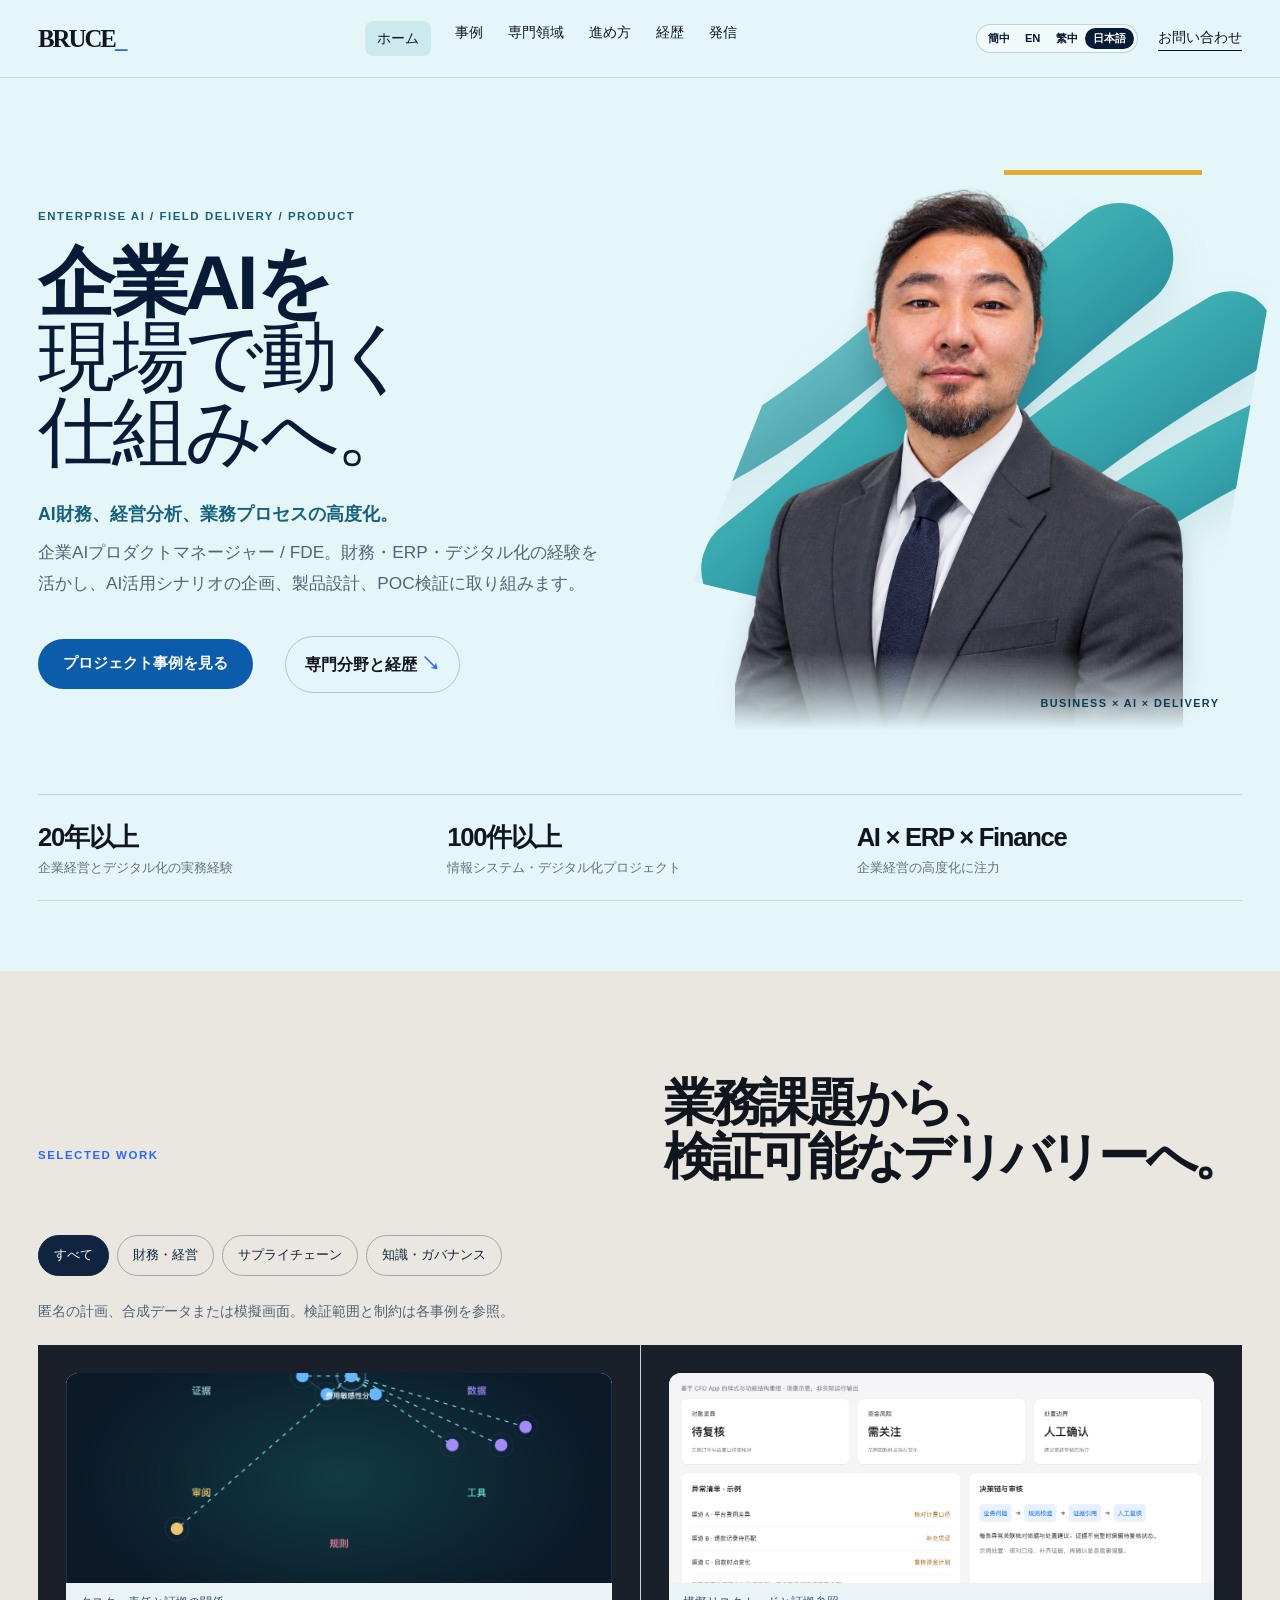
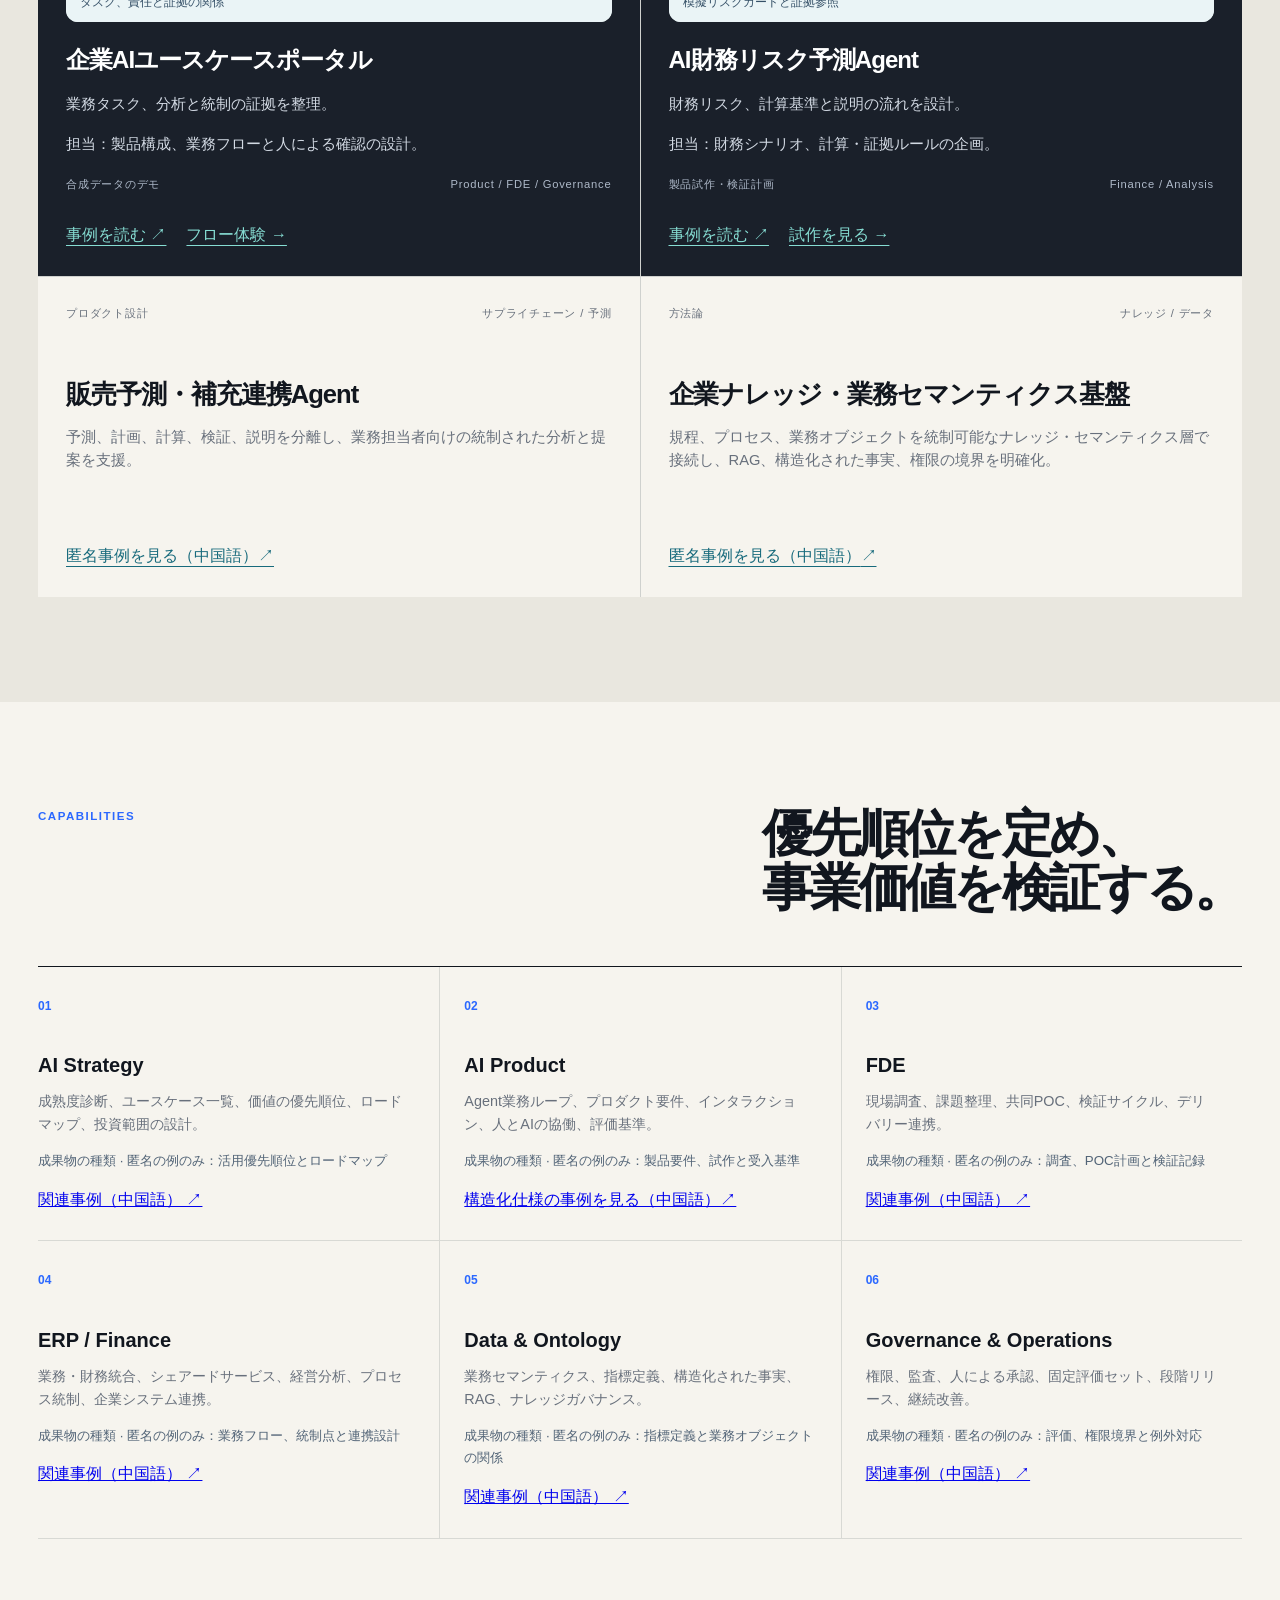
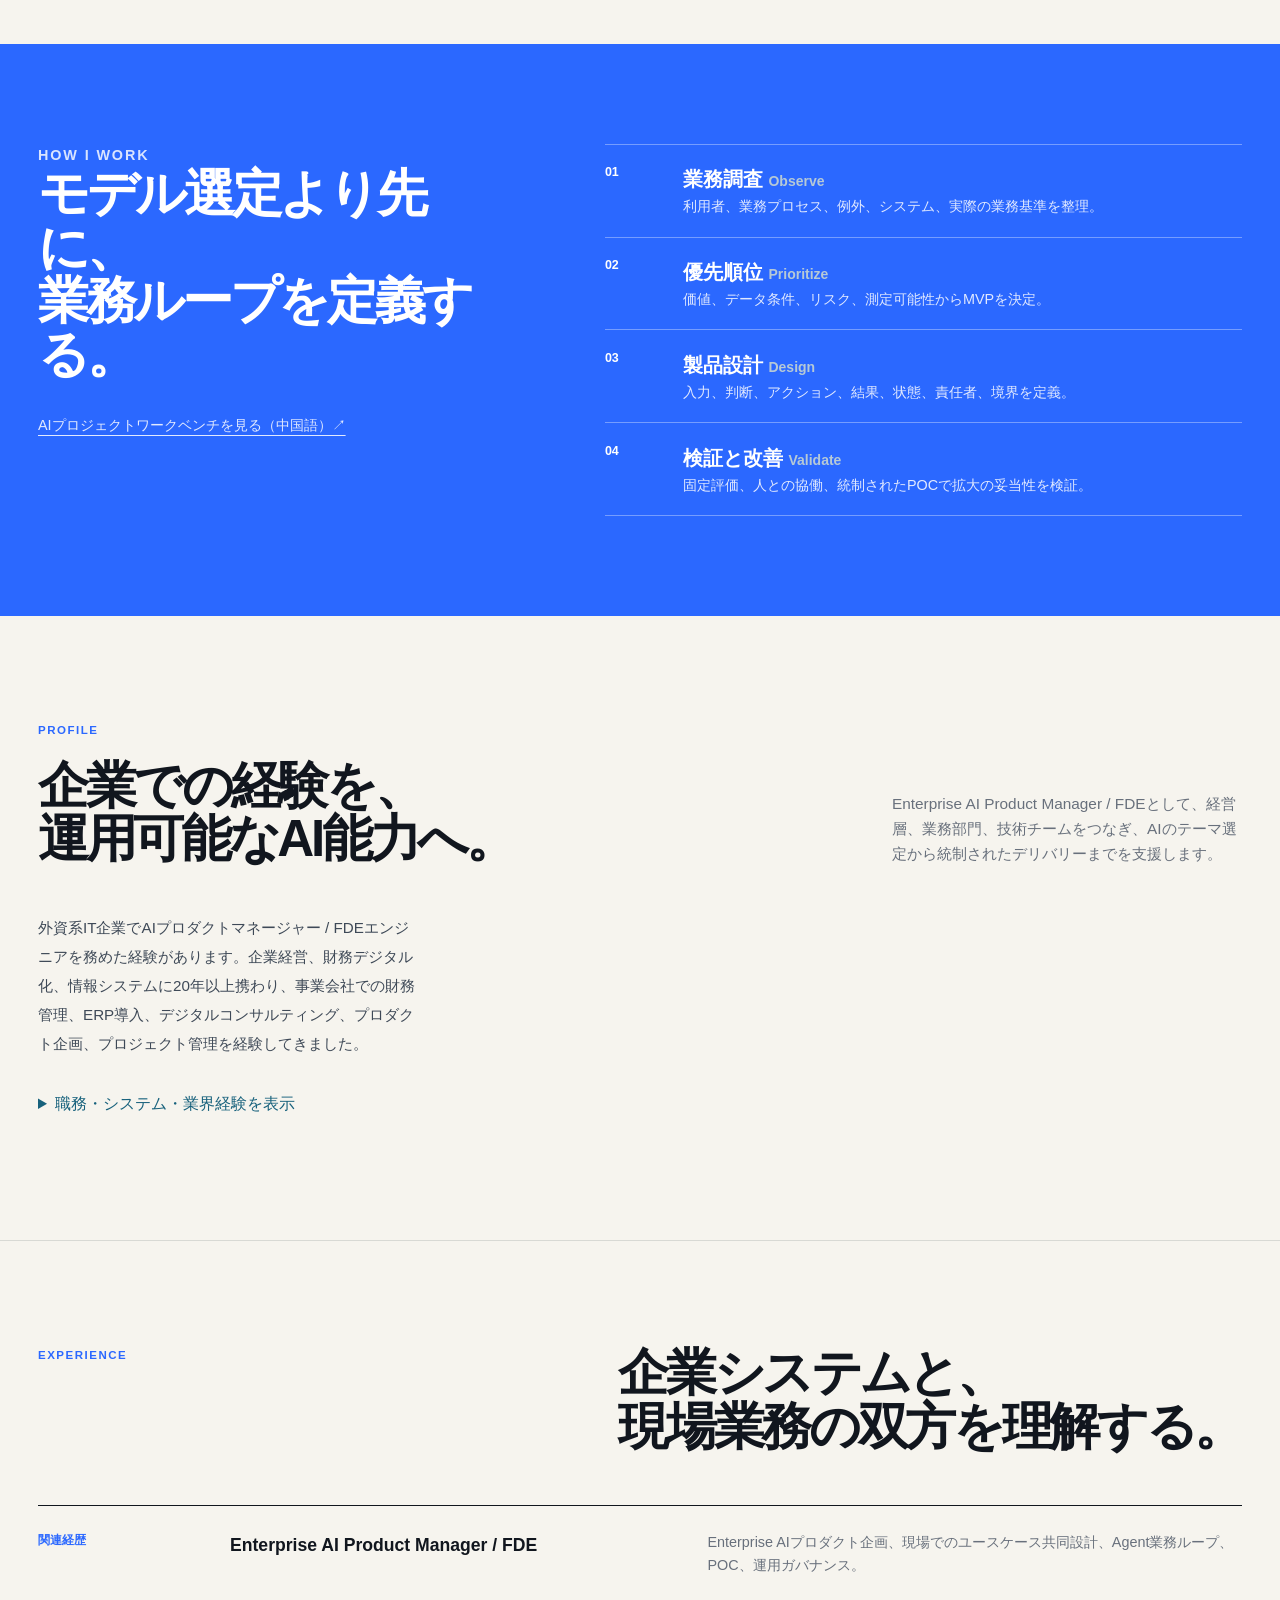
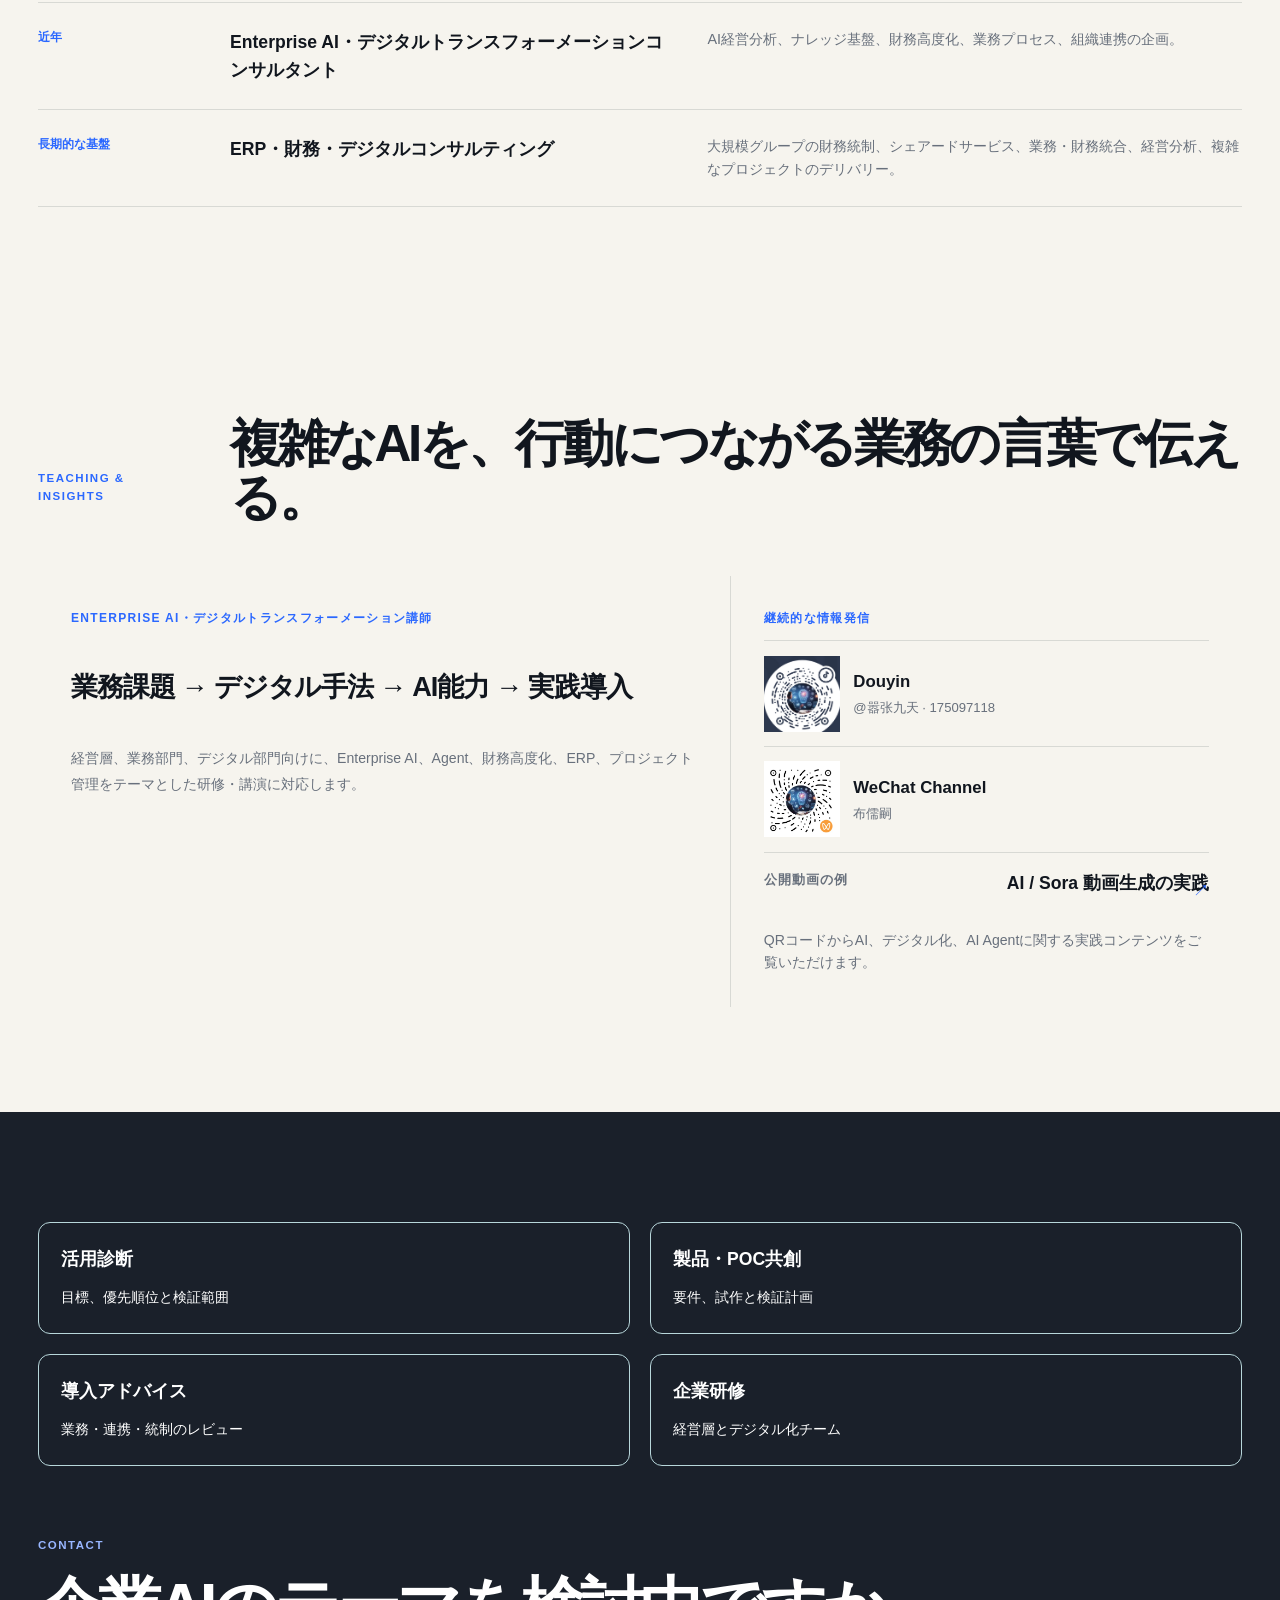
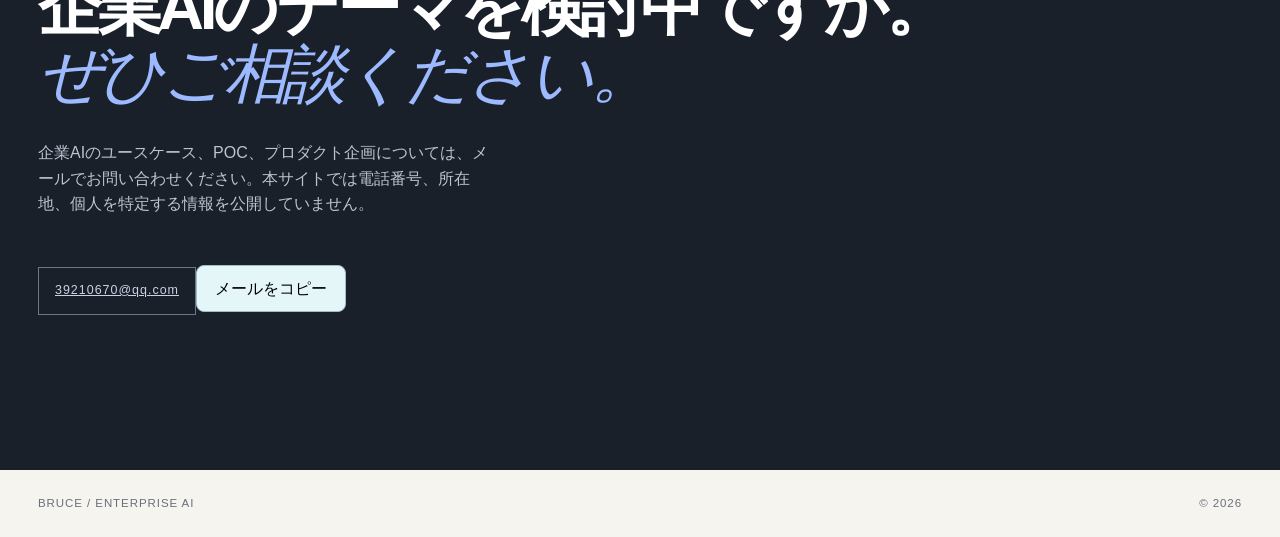
<file: ja/index.html>
<!doctype html>
<html lang="ja">
  <head>
    <meta charset="UTF-8" />
    <meta name="viewport" content="width=device-width, initial-scale=1.0" />
    <meta name="description" content="BruceのEnterprise AI、FDE、AIプロダクト、デジタルトランスフォーメーションのポートフォリオ。" />
    <title>Bruce | Enterprise AI · FDE · AI Product Manager</title>
    <link rel="alternate" hreflang="zh-CN" href="../index.html" />
    <link rel="alternate" hreflang="en" href="../en/" />
    <link rel="alternate" hreflang="zh-Hant" href="../zh-hant/" />
    <link rel="alternate" hreflang="ja" href="../ja/" />
    <link rel="alternate" hreflang="x-default" href="../index.html" />
    <link rel="icon" type="image/svg+xml" href="../favicon.svg" />
    <link rel="stylesheet" href="../styles.css" />
    <link rel="stylesheet" href="../channel.css" />
    <link rel="stylesheet" href="../profile.css" />
    <link rel="stylesheet" href="../hero-refresh.css" />
    <link rel="stylesheet" href="../hero-cutout.css" />
    <link rel="stylesheet" href="../language.css" />
    <link rel="stylesheet" href="../evidence-refresh.css" />
    <script src="../evidence-ui-v2.js" defer></script>
  <link rel="canonical" href="https://bruceli0118.github.io/bruce-ai-portfolio/ja/" /><meta property="og:type" content="website" /><meta property="og:title" content="Bruce · Enterprise AI / FDE" /><meta property="og:description" content="業務タスク、分析と統制の証拠を整理。" /><meta property="og:url" content="https://bruceli0118.github.io/bruce-ai-portfolio/ja/" /><meta property="og:image" content="https://bruceli0118.github.io/bruce-ai-portfolio/assets/cases/portal-public-governance-v2.png" /><meta name="twitter:card" content="summary_large_image" /></head>
  <body>
    <a class="skip-link" href="#main">本文へ移動</a>
    <header class="site-header">
      <a class="brand" href="#top" aria-label="Bruce ホーム">BRUCE<span>_</span></a>
      <nav aria-label="メインナビゲーション">
        <a href="#top">ホーム</a>
        <a href="#projects">事例</a>
        <a href="#capabilities">専門領域</a>
        <a href="#method">進め方</a>
        <a href="#experience">経歴</a>
        <a href="#insights">発信</a>
      </nav>
      <div class="header-tools">
        <div class="language-tabs" aria-label="言語選択">
          <a href="../index.html" lang="zh-CN">簡中</a>
          <a href="../en/" lang="en">EN</a>
          <a href="../zh-hant/" lang="zh-Hant">繁中</a>
          <a href="../ja/" lang="ja" aria-current="page">日本語</a>
        </div>
        <details class="language-menu">
          <summary>日本語</summary>
          <div>
            <a href="../index.html" lang="zh-CN">简体中文</a>
            <a href="../en/" lang="en">English</a>
            <a href="../zh-hant/" lang="zh-Hant">繁體中文</a>
            <a href="../ja/" lang="ja" aria-current="page">日本語</a>
          </div>
        </details>
        <a class="header-cta" href="#contact">お問い合わせ</a>
      </div>
    </header>

    <main id="main">
      <section class="hero" id="top" aria-labelledby="hero-title">
        <div class="hero-copy">
          <p class="eyebrow">ENTERPRISE AI / FIELD DELIVERY / PRODUCT</p>
          <h1 id="hero-title">企業AIを<br /><em>現場で動く<br />仕組みへ。</em></h1>
          <p class="hero-focus">AI財務、経営分析、業務プロセスの高度化。</p>
          <p class="lede">企業AIプロダクトマネージャー / FDE。財務・ERP・デジタル化の経験を活かし、AI活用シナリオの企画、製品設計、POC検証に取り組みます。</p>
          <div class="hero-actions">
            <a class="button primary" href="#projects">プロジェクト事例を見る</a>
            <a class="text-link" href="#profile">専門分野と経歴 <span aria-hidden="true">↘</span></a>
          </div>
        </div>
        <figure class="hero-portrait">
          <img src="../assets/profile/bruce-portrait-cutout-v1.png" alt="Bruceのビジネスポートレート" />
          <figcaption>BUSINESS × AI × DELIVERY</figcaption>
        </figure>
        <div class="profile-proof" aria-label="経験概要">
          <div><strong>20年以上</strong><span>企業経営とデジタル化の実務経験</span></div>
          <div><strong>100件以上</strong><span>情報システム・デジタル化プロジェクト</span></div>
          <div><strong>AI × ERP × Finance</strong><span>企業経営の高度化に注力</span></div>
        </div>
      </section>

      <section class="section projects" id="projects" aria-labelledby="projects-title">
        <div class="section-intro wide"><p class="eyebrow">SELECTED WORK</p><h2 id="projects-title">業務課題から、<br />検証可能なデリバリーへ。</h2></div>
        <div class="project-filters" aria-label="すべて / 財務・経営 / サプライチェーン / 知識・ガバナンス"><button class="filter-button active" type="button" data-filter="all" aria-pressed="true">すべて</button><button class="filter-button" type="button" data-filter="finance" aria-pressed="false">財務・経営</button><button class="filter-button" type="button" data-filter="supply" aria-pressed="false">サプライチェーン</button><button class="filter-button" type="button" data-filter="ontology" aria-pressed="false">知識・ガバナンス</button></div>
        <p class="case-public-note">匿名の計画、合成データまたは模擬画面。検証範囲と制約は各事例を参照。</p><div class="project-stack">
          <article class="project-card featured compact-case" data-tags="agent,fde,finance,strategy,ontology"><figure class="project-preview"><a class="preview-open" href="../assets/cases/portal-public-governance-v2.png" aria-label="全体の画面を見る · 企業AIユースケースポータル"><img src="../assets/cases/portal-public-governance-v2.png" loading="lazy" alt="タスク、責任と証拠の関係" width="1280" height="720" /></a><figcaption>タスク、責任と証拠の関係</figcaption></figure><h3>企業AIユースケースポータル</h3><p>業務タスク、分析と統制の証拠を整理。</p><p>担当：製品構成、業務フローと人による確認の設計。</p><div class="project-meta"><span>合成データのデモ</span><span>Product / FDE / Governance</span></div><div class="project-actions"><a class="case-link" href="../cases/enterprise-ai-scenario-portal.html">事例を読む ↗</a><a class="case-link" href="../cases/enterprise-ai-scenario-portal.html#product-preview">フロー体験 →</a></div></article>
          <article class="project-card featured compact-case" data-tags="agent,fde,finance"><figure class="project-preview"><a class="preview-open" href="../assets/cases/cfo-demo-v1.png" aria-label="全体の画面を見る · AI財務リスク予測Agent"><img src="../assets/cases/cfo-demo-v1.png" loading="lazy" alt="模擬リスクカードと証拠参照" width="1280" height="720" /></a><figcaption>模擬リスクカードと証拠参照</figcaption></figure><h3>AI財務リスク予測Agent</h3><p>財務リスク、計算基準と説明の流れを設計。</p><p>担当：財務シナリオ、計算・証拠ルールの企画。</p><div class="project-meta"><span>製品試作・検証計画</span><span>Finance / Analysis</span></div><div class="project-actions"><a class="case-link" href="../cases/ai-finance-risk-agent.html">事例を読む ↗</a><a class="case-link" href="../cases/ai-finance-risk-agent.html#product-preview">試作を見る →</a></div></article>
          <article class="project-card" data-tags="agent,strategy,supply"><div class="project-meta"><span>プロダクト設計</span><span>サプライチェーン / 予測</span></div><h3>販売予測・補充連携Agent</h3><p>予測、計画、計算、検証、説明を分離し、業務担当者向けの統制された分析と提案を支援。</p><a class="case-link" href="../cases/sales-forecast-replenishment-agent.html">匿名事例を見る（中国語）<span aria-hidden="true">↗</span></a></article>
          <article class="project-card" data-tags="ontology,strategy,fde"><div class="project-meta"><span>方法論</span><span>ナレッジ / データ</span></div><h3>企業ナレッジ・業務セマンティクス基盤</h3><p>規程、プロセス、業務オブジェクトを統制可能なナレッジ・セマンティクス層で接続し、RAG、構造化された事実、権限の境界を明確化。</p><a class="case-link" href="../cases/knowledge-semantic-platform.html">匿名事例を見る（中国語）<span aria-hidden="true">↗</span></a></article>
        </div>
      </section>

      <section class="section" id="capabilities" aria-labelledby="capabilities-title">
        <div class="section-intro"><p class="eyebrow">CAPABILITIES</p><h2 id="capabilities-title">優先順位を定め、<br />事業価値を検証する。</h2></div>
        <div class="capability-grid">
          <article><span>01</span><h3>AI Strategy</h3><p>成熟度診断、ユースケース一覧、価値の優先順位、ロードマップ、投資範囲の設計。</p><small data-static-evidence>成果物の種類 · 匿名の例のみ：活用優先順位とロードマップ</small><a href="../cases/enterprise-ai-scenario-portal.html">関連事例（中国語） ↗</a></article>
          <article><span>02</span><h3>AI Product</h3><p>Agent業務ループ、プロダクト要件、インタラクション、人とAIの協働、評価基準。</p><small data-static-evidence>成果物の種類 · 匿名の例のみ：製品要件、試作と受入基準</small><a href="../cases/schema-configurator.html#product-preview">構造化仕様の事例を見る（中国語）↗</a></article>
          <article><span>03</span><h3>FDE</h3><p>現場調査、課題整理、共同POC、検証サイクル、デリバリー連携。</p><small data-static-evidence>成果物の種類 · 匿名の例のみ：調査、POC計画と検証記録</small><a href="../cases/ai-project-workbench.html">関連事例（中国語） ↗</a></article>
          <article><span>04</span><h3>ERP / Finance</h3><p>業務・財務統合、シェアードサービス、経営分析、プロセス統制、企業システム連携。</p><small data-static-evidence>成果物の種類 · 匿名の例のみ：業務フロー、統制点と連携設計</small><a href="../cases/ai-finance-risk-agent.html">関連事例（中国語） ↗</a></article>
          <article><span>05</span><h3>Data & Ontology</h3><p>業務セマンティクス、指標定義、構造化された事実、RAG、ナレッジガバナンス。</p><small data-static-evidence>成果物の種類 · 匿名の例のみ：指標定義と業務オブジェクトの関係</small><a href="../cases/knowledge-semantic-platform.html">関連事例（中国語） ↗</a></article>
          <article><span>06</span><h3>Governance & Operations</h3><p>権限、監査、人による承認、固定評価セット、段階リリース、継続改善。</p><small data-static-evidence>成果物の種類 · 匿名の例のみ：評価、権限境界と例外対応</small><a href="../cases/enterprise-ai-scenario-portal.html">関連事例（中国語） ↗</a></article>
        </div>
      </section>

      <section class="method" id="method" aria-labelledby="method-title">
        <div><p class="eyebrow">HOW I WORK</p><h2 id="method-title">モデル選定より先に、<br />業務ループを定義する。</h2><p style="margin-top:2rem"><a href="../cases/ai-project-workbench.html#product-preview" style="color:inherit;text-underline-offset:5px">AIプロジェクトワークベンチを見る（中国語）↗</a></p></div>
        <ol>
          <li><b>01</b><div><h3>業務調査 <small>Observe</small></h3><p>利用者、業務プロセス、例外、システム、実際の業務基準を整理。</p></div></li>
          <li><b>02</b><div><h3>優先順位 <small>Prioritize</small></h3><p>価値、データ条件、リスク、測定可能性からMVPを決定。</p></div></li>
          <li><b>03</b><div><h3>製品設計 <small>Design</small></h3><p>入力、判断、アクション、結果、状態、責任者、境界を定義。</p></div></li>
          <li><b>04</b><div><h3>検証と改善 <small>Validate</small></h3><p>固定評価、人との協働、統制されたPOCで拡大の妥当性を検証。</p></div></li>
        </ol>
      </section>

      <section class="section profile" id="profile" aria-labelledby="profile-title">
        <div class="section-intro profile-intro">
          <div><p class="eyebrow">PROFILE</p><h2 id="profile-title">企業での経験を、<br />運用可能なAI能力へ。</h2></div>
          <p>Enterprise AI Product Manager / FDEとして、経営層、業務部門、技術チームをつなぎ、AIのテーマ選定から統制されたデリバリーまでを支援します。</p>
        </div>

        <div class="profile-story"><p>外資系IT企業でAIプロダクトマネージャー / FDEエンジニアを務めた経験があります。企業経営、財務デジタル化、情報システムに20年以上携わり、事業会社での財務管理、ERP導入、デジタルコンサルティング、プロダクト企画、プロジェクト管理を経験してきました。</p></div><details data-static-evidence><summary>職務・システム・業界経験を表示</summary><p>近年は、企業向けAIプロダクトの企画と事業会社側でのAI導入に注力しています。AI財務、経営分析、企業ナレッジ、業務プロセスの知能化、経営ダッシュボードを対象に、業務調査、AIユースケースの特定と優先順位付け、プロダクトブループリント、MVP設計、Agent業務ループの検証と改善を進めています。</p><p>グループ財務統制、業務と財務の統合、シェアードサービス、経営分析、業務改善、大規模ERP企画にも長く携わってきました。規程、業務プロセス、経営指標、データ、専門知識を、検証・連携・運用が可能なAIプロダクトへ変換し、人とAIの協働、アクセス権限、例外時のエスカレーション、継続的なガバナンスを設計します。</p>        <div class="profile-context" aria-label="職務経験の概要">
          <article><p>職務経験</p><ul><li>PepsiCo</li><li>OSI Group</li><li>Kingdee</li><li>信華信</li><li>北京合思</li><li>Yonyou</li></ul></article>
          <article><p>主要企業プラットフォーム</p><ul><li>SAP</li><li>Oracle</li><li>Kingdee</li><li>Yonyou</li></ul></article>
          <article><p>業務・管理システム</p><ul><li>不動産業務</li><li>プロジェクト管理</li><li>経費管理</li><li>PLM</li><li>CRM</li><li>SRM</li><li>MES</li><li>OA</li><li>電子文書管理</li><li>資金管理</li><li>予算管理</li></ul></article>
          <article><p>デジタルコマース</p><ul><li>O2O</li><li>B2B</li><li>B2C</li><li>C2B</li></ul></article>
          <article><p>企業カテゴリー</p><ul><li>国有・中央企業グループ</li><li>複合企業グループ</li><li>Fortune Global 500企業</li></ul></article>
          <article><p>業界経験</p><ul><li>製造</li><li>越境EC</li><li>商業 / 不動産</li><li>エネルギー / 小売 / 食品</li></ul></article>
        </div></details>

      </section>

      <section class="section experience" id="experience" aria-labelledby="experience-title">
        <div class="section-intro"><p class="eyebrow">EXPERIENCE</p><h2 id="experience-title">企業システムと、<br />現場業務の双方を理解する。</h2></div>
        <div class="timeline">
          <article><span>関連経歴</span><h3>Enterprise AI Product Manager / FDE</h3><p>Enterprise AIプロダクト企画、現場でのユースケース共同設計、Agent業務ループ、POC、運用ガバナンス。</p></article>
          <article><span>近年</span><h3>Enterprise AI・デジタルトランスフォーメーションコンサルタント</h3><p>AI経営分析、ナレッジ基盤、財務高度化、業務プロセス、組織連携の企画。</p></article>
          <article><span>長期的な基盤</span><h3>ERP・財務・デジタルコンサルティング</h3><p>大規模グループの財務統制、シェアードサービス、業務・財務統合、経営分析、複雑なプロジェクトのデリバリー。</p></article>
        </div>
      </section>

      <section class="section insights" id="insights" aria-labelledby="insights-title">
        <div class="section-intro wide"><p class="eyebrow">TEACHING & INSIGHTS</p><h2 id="insights-title">複雑なAIを、行動につながる業務の言葉で伝える。</h2></div>
        <div class="insight-layout">
          <div class="teaching"><p>Enterprise AI・デジタルトランスフォーメーション講師</p><h3>業務課題 → デジタル手法 → AI能力 → 実践導入</h3><span>経営層、業務部門、デジタル部門向けに、Enterprise AI、Agent、財務高度化、ERP、プロジェクト管理をテーマとした研修・講演に対応します。</span></div>
          <div class="channels"><p>継続的な情報発信</p><div class="channel-card"><img src="../assets/channels/image1.png" alt="Douyinアカウント 嚣张九天 のQRコード" /><div><strong>Douyin</strong><span>@嚣张九天 · 175097118</span></div></div><div class="channel-card"><img src="../assets/channels/image2.png" alt="WeChat Channel 布儒嗣 のQRコード" /><div><strong>WeChat Channel</strong><span>布儒嗣</span></div></div><a class="featured-video" href="https://www.bilibili.com/video/BV1Lt421V7Rb/" target="_blank" rel="noreferrer"><span>公開動画の例</span><strong>AI / Sora 動画生成の実践</strong><i aria-hidden="true">↗</i></a><small>QRコードからAI、デジタル化、AI Agentに関する実践コンテンツをご覧いただけます。</small></div>
        </div>
      </section>

      <section class="contact" id="contact" aria-labelledby="contact-title"><div class="cooperation-grid" aria-label="協力の進め方" data-static-evidence><article><h3>活用診断</h3><p>目標、優先順位と検証範囲</p></article><article><h3>製品・POC共創</h3><p>要件、試作と検証計画</p></article><article><h3>導入アドバイス</h3><p>業務・連携・統制のレビュー</p></article><article><h3>企業研修</h3><p>経営層とデジタル化チーム</p></article></div>
        <p class="eyebrow">CONTACT</p>
        <h2 id="contact-title">企業AIのテーマを検討中ですか。<br /><em>ぜひご相談ください。</em></h2>
        <p>企業AIのユースケース、POC、プロダクト企画については、メールでお問い合わせください。本サイトでは電話番号、所在地、個人を特定する情報を公開していません。</p>
        <a class="email-placeholder" href="mailto:39210670@qq.com">39210670@qq.com</a><button class="email-copy" type="button" hidden>メールをコピー</button><p class="copy-status" role="status"></p>
      </section>
    </main>

    <footer><span>BRUCE / ENTERPRISE AI</span><span>© 2026</span></footer>
    <script>
      const filters = document.querySelectorAll('.filter-button');
      const cards = document.querySelectorAll('.project-card');
      filters.forEach((filter) => filter.addEventListener('click', () => {
        const selected = filter.dataset.filter;
        filters.forEach((item) => { item.classList.toggle('active', item === filter); item.setAttribute('aria-pressed', item === filter); });
        cards.forEach((card) => { card.hidden = selected !== 'all' && !card.dataset.tags.split(',').includes(selected); });
      }));
    </script>
  </body>
</html>
</file>
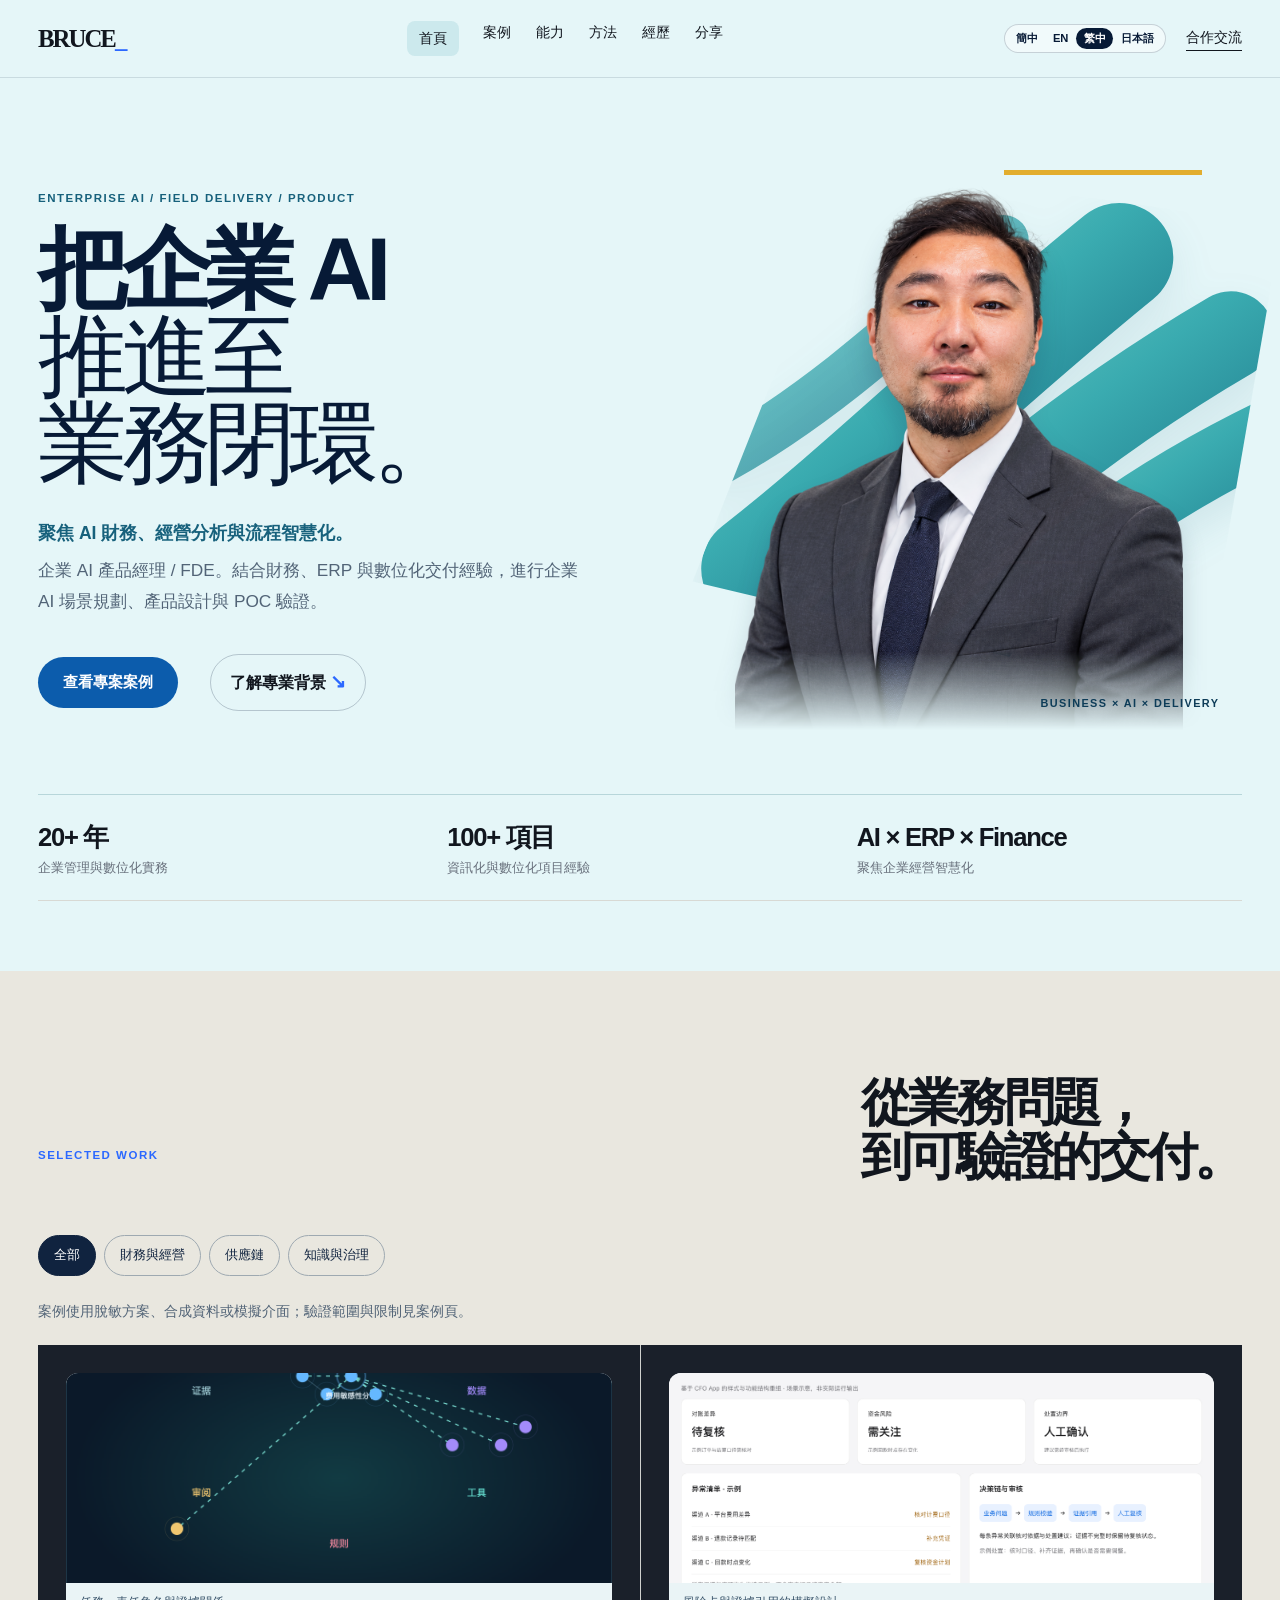
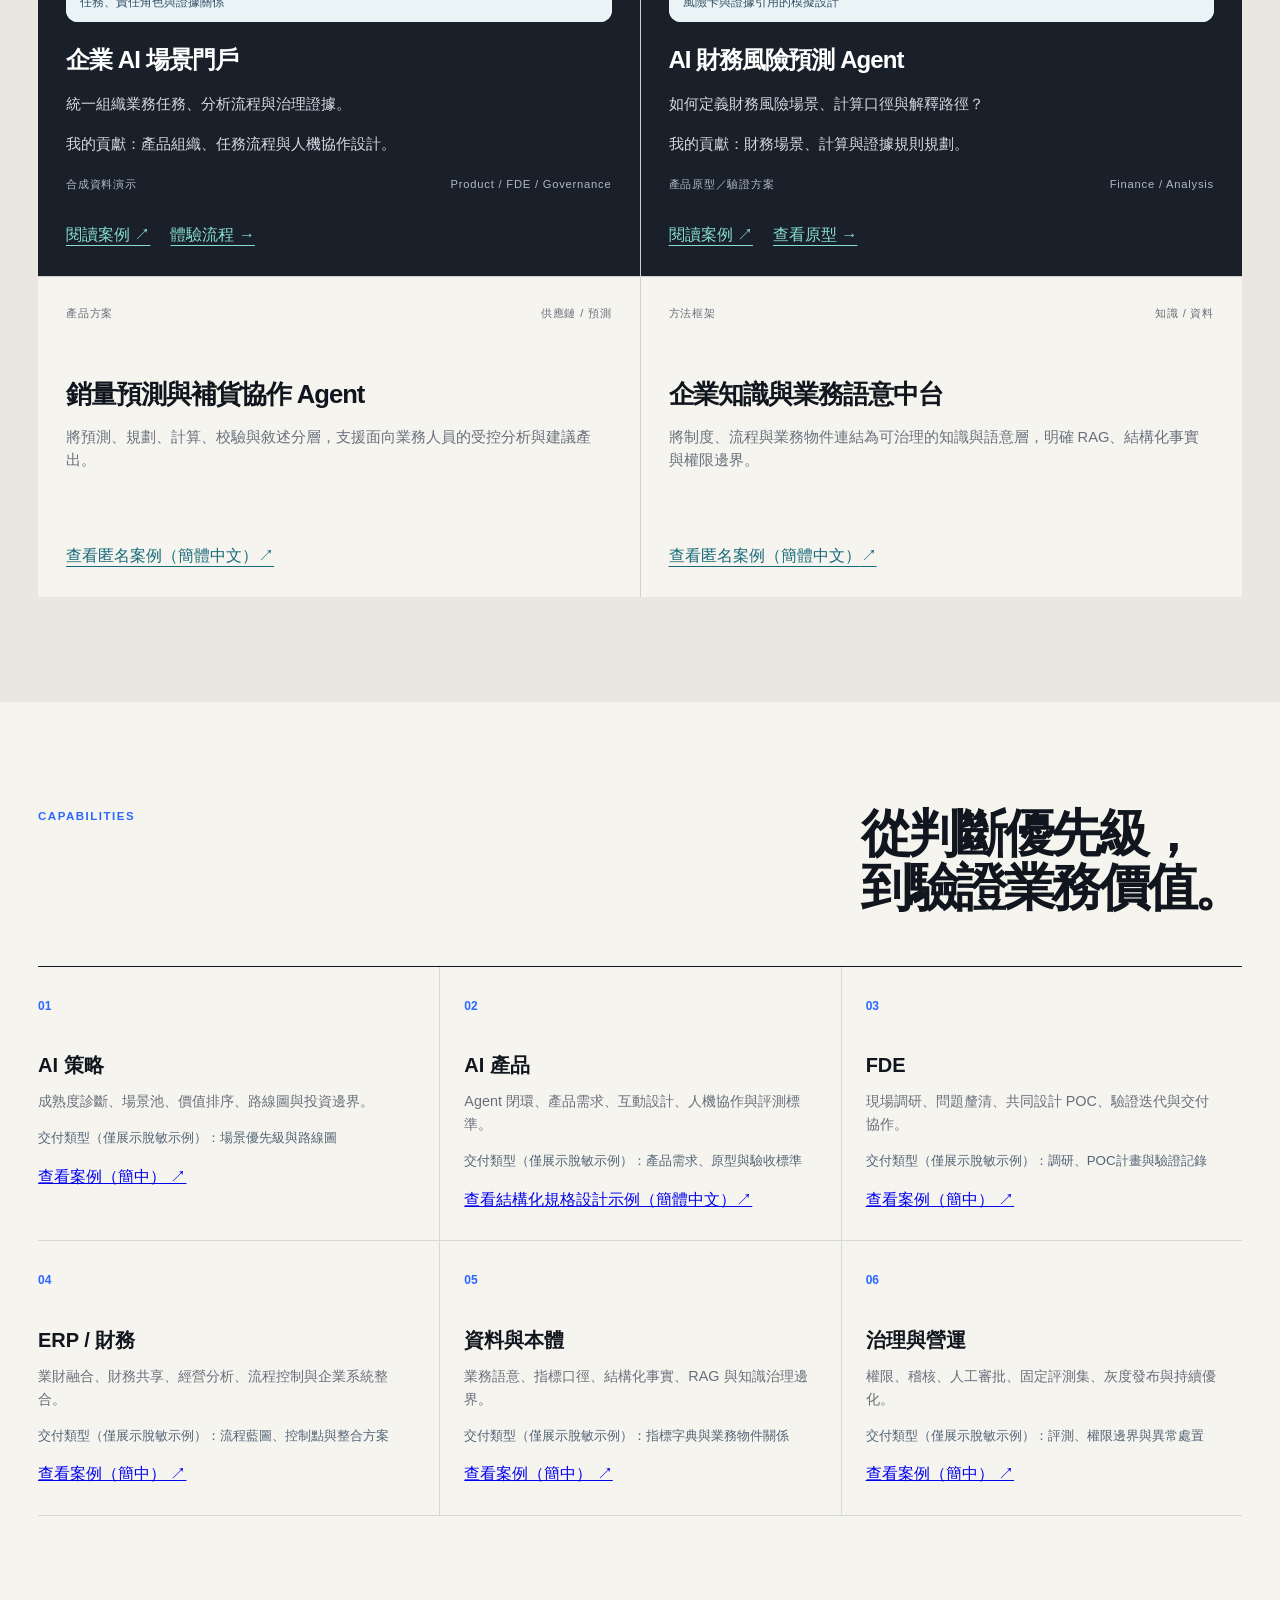
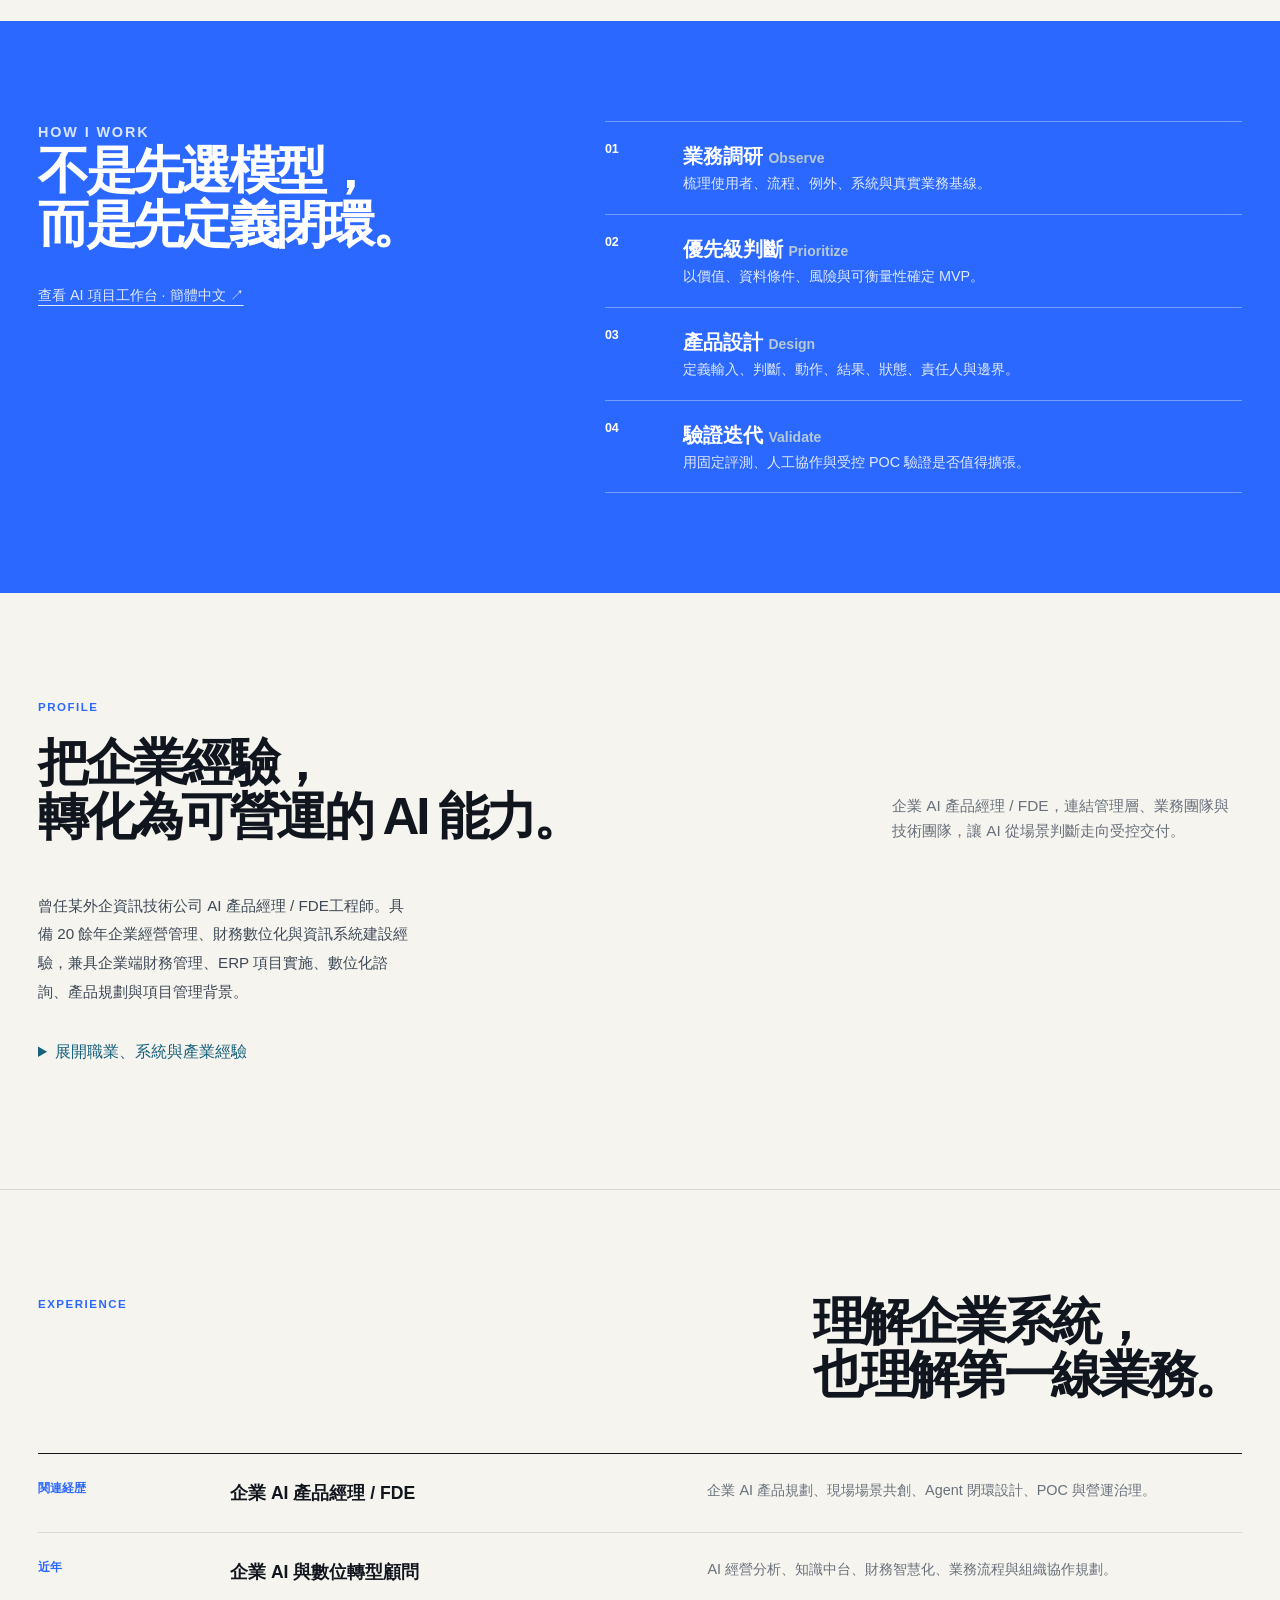
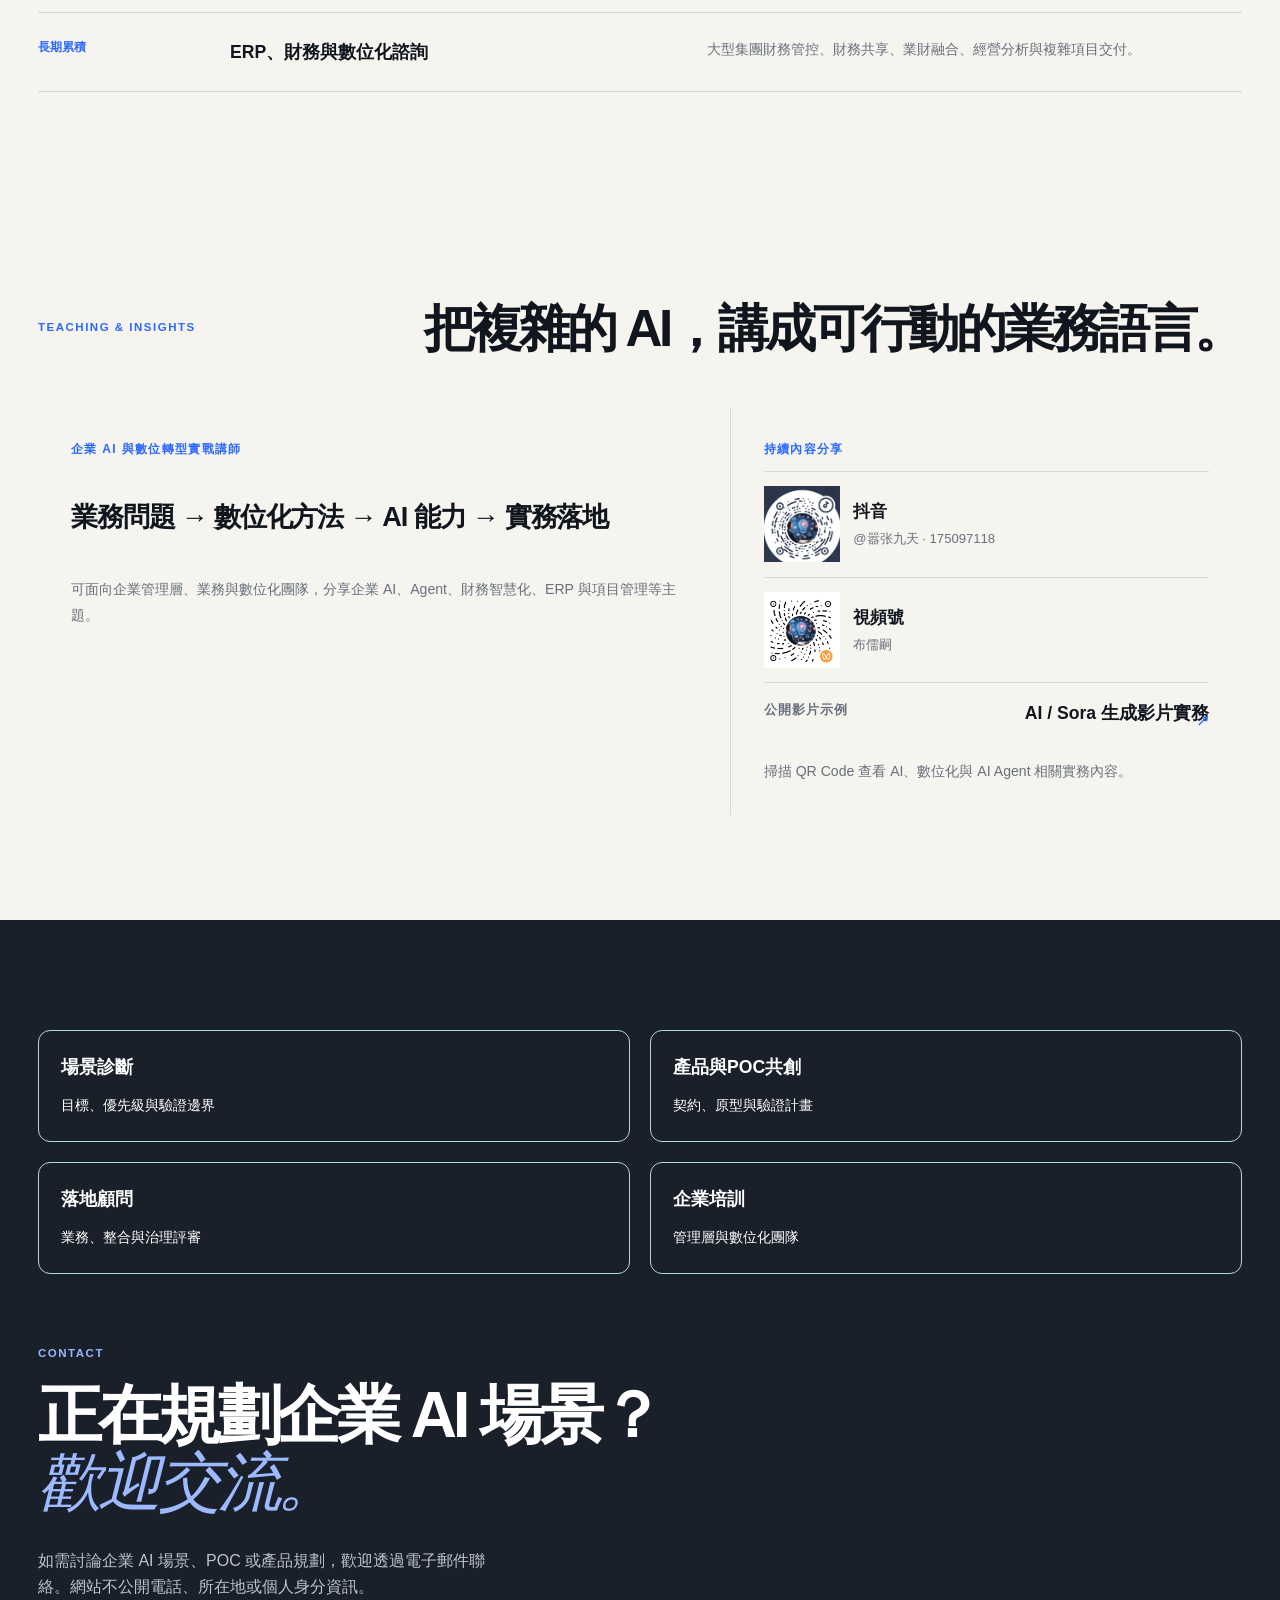
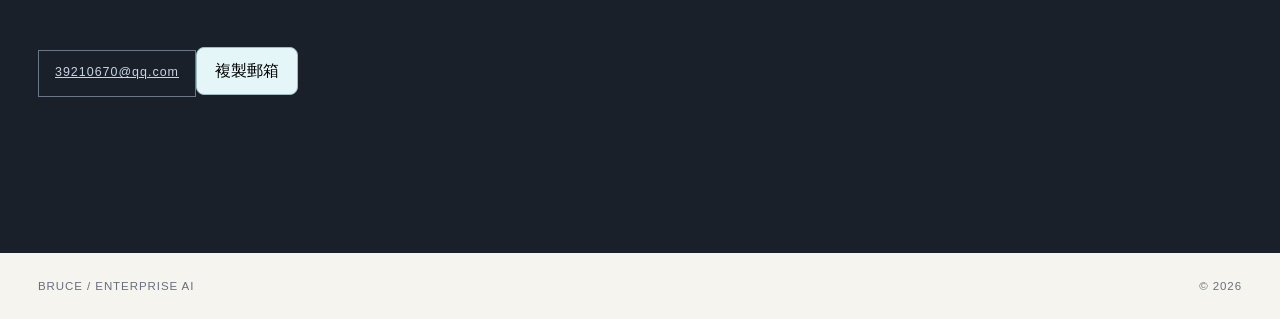
<file: zh-hant/index.html>
<!doctype html>
<html lang="zh-Hant">
  <head>
    <meta charset="UTF-8" />
    <meta name="viewport" content="width=device-width, initial-scale=1.0" />
    <meta name="description" content="Bruce 的企業 AI、FDE、AI 產品與數位轉型個人作品集。" />
    <title>Bruce | Enterprise AI · FDE · AI Product</title>
    <link rel="alternate" hreflang="zh-CN" href="../index.html" />
    <link rel="alternate" hreflang="en" href="../en/" />
    <link rel="alternate" hreflang="zh-Hant" href="../zh-hant/" />
    <link rel="alternate" hreflang="ja" href="../ja/" />
    <link rel="alternate" hreflang="x-default" href="../index.html" />
    <link rel="icon" type="image/svg+xml" href="../favicon.svg" />
    <link rel="stylesheet" href="../styles.css" />
    <link rel="stylesheet" href="../channel.css" />
    <link rel="stylesheet" href="../profile.css" />
    <link rel="stylesheet" href="../hero-refresh.css" />
    <link rel="stylesheet" href="../hero-cutout.css" />
    <link rel="stylesheet" href="../language.css" />
    <link rel="stylesheet" href="../evidence-refresh.css" />
    <script src="../evidence-ui-v2.js" defer></script>
  <link rel="canonical" href="https://bruceli0118.github.io/bruce-ai-portfolio/zh-hant/" /><meta property="og:type" content="website" /><meta property="og:title" content="Bruce · Enterprise AI / FDE" /><meta property="og:description" content="統一組織業務任務、分析流程與治理證據。" /><meta property="og:url" content="https://bruceli0118.github.io/bruce-ai-portfolio/zh-hant/" /><meta property="og:image" content="https://bruceli0118.github.io/bruce-ai-portfolio/assets/cases/portal-public-governance-v2.png" /><meta name="twitter:card" content="summary_large_image" /></head>
  <body>
    <a class="skip-link" href="#main">跳至正文</a>
    <header class="site-header">
      <a class="brand" href="#top" aria-label="Bruce 首頁">BRUCE<span>_</span></a>
      <nav aria-label="主導覽">
        <a href="#top">首頁</a>
        <a href="#projects">案例</a>
        <a href="#capabilities">能力</a>
        <a href="#method">方法</a>
        <a href="#experience">經歷</a>
        <a href="#insights">分享</a>
      </nav>
      <div class="header-tools">
        <div class="language-tabs" aria-label="語言選擇">
          <a href="../index.html" lang="zh-CN">簡中</a>
          <a href="../en/" lang="en">EN</a>
          <a href="../zh-hant/" lang="zh-Hant" aria-current="page">繁中</a>
          <a href="../ja/" lang="ja">日本語</a>
        </div>
        <details class="language-menu">
          <summary>繁中</summary>
          <div>
            <a href="../index.html" lang="zh-CN">简体中文</a>
            <a href="../en/" lang="en">English</a>
            <a href="../zh-hant/" lang="zh-Hant" aria-current="page">繁體中文</a>
            <a href="../ja/" lang="ja">日本語</a>
          </div>
        </details>
        <a class="header-cta" href="#contact">合作交流</a>
      </div>
    </header>

    <main id="main">
      <section class="hero" id="top" aria-labelledby="hero-title">
        <div class="hero-copy">
          <p class="eyebrow">ENTERPRISE AI / FIELD DELIVERY / PRODUCT</p>
          <h1 id="hero-title">把企業 AI<br /><em>推進至<br />業務閉環。</em></h1>
          <p class="hero-focus">聚焦 AI 財務、經營分析與流程智慧化。</p>
          <p class="lede">企業 AI 產品經理 / FDE。結合財務、ERP 與數位化交付經驗，進行企業 AI 場景規劃、產品設計與 POC 驗證。</p>
          <div class="hero-actions">
            <a class="button primary" href="#projects">查看專案案例</a>
            <a class="text-link" href="#profile">了解專業背景 <span aria-hidden="true">↘</span></a>
          </div>
        </div>
        <figure class="hero-portrait">
          <img src="../assets/profile/bruce-portrait-cutout-v1.png" alt="Bruce 的職業肖像" />
          <figcaption>BUSINESS × AI × DELIVERY</figcaption>
        </figure>
        <div class="profile-proof" aria-label="經驗概覽">
          <div><strong>20+ 年</strong><span>企業管理與數位化實務</span></div>
          <div><strong>100+ 項目</strong><span>資訊化與數位化項目經驗</span></div>
          <div><strong>AI × ERP × Finance</strong><span>聚焦企業經營智慧化</span></div>
        </div>
      </section>

      <section class="section projects" id="projects" aria-labelledby="projects-title">
        <div class="section-intro wide"><p class="eyebrow">SELECTED WORK</p><h2 id="projects-title">從業務問題，<br />到可驗證的交付。</h2></div>
        <div class="project-filters" aria-label="全部 / 財務與經營 / 供應鏈 / 知識與治理"><button class="filter-button active" type="button" data-filter="all" aria-pressed="true">全部</button><button class="filter-button" type="button" data-filter="finance" aria-pressed="false">財務與經營</button><button class="filter-button" type="button" data-filter="supply" aria-pressed="false">供應鏈</button><button class="filter-button" type="button" data-filter="ontology" aria-pressed="false">知識與治理</button></div>
        <p class="case-public-note">案例使用脫敏方案、合成資料或模擬介面；驗證範圍與限制見案例頁。</p><div class="project-stack">
          <article class="project-card featured compact-case" data-tags="agent,fde,finance,strategy,ontology"><figure class="project-preview"><a class="preview-open" href="../assets/cases/portal-public-governance-v2.png" aria-label="查看完整預覽 · 企業 AI 場景門戶"><img src="../assets/cases/portal-public-governance-v2.png" loading="lazy" alt="任務、責任角色與證據關係" width="1280" height="720" /></a><figcaption>任務、責任角色與證據關係</figcaption></figure><h3>企業 AI 場景門戶</h3><p>統一組織業務任務、分析流程與治理證據。</p><p>我的貢獻：產品組織、任務流程與人機協作設計。</p><div class="project-meta"><span>合成資料演示</span><span>Product / FDE / Governance</span></div><div class="project-actions"><a class="case-link" href="../cases/enterprise-ai-scenario-portal.html">閱讀案例 ↗</a><a class="case-link" href="../cases/enterprise-ai-scenario-portal.html#product-preview">體驗流程 →</a></div></article>
          <article class="project-card featured compact-case" data-tags="agent,fde,finance"><figure class="project-preview"><a class="preview-open" href="../assets/cases/cfo-demo-v1.png" aria-label="查看完整預覽 · AI 財務風險預測 Agent"><img src="../assets/cases/cfo-demo-v1.png" loading="lazy" alt="風險卡與證據引用的模擬設計" width="1280" height="720" /></a><figcaption>風險卡與證據引用的模擬設計</figcaption></figure><h3>AI 財務風險預測 Agent</h3><p>如何定義財務風險場景、計算口徑與解釋路徑？</p><p>我的貢獻：財務場景、計算與證據規則規劃。</p><div class="project-meta"><span>產品原型／驗證方案</span><span>Finance / Analysis</span></div><div class="project-actions"><a class="case-link" href="../cases/ai-finance-risk-agent.html">閱讀案例 ↗</a><a class="case-link" href="../cases/ai-finance-risk-agent.html#product-preview">查看原型 →</a></div></article>
          <article class="project-card" data-tags="agent,strategy,supply"><div class="project-meta"><span>產品方案</span><span>供應鏈 / 預測</span></div><h3>銷量預測與補貨協作 Agent</h3><p>將預測、規劃、計算、校驗與敘述分層，支援面向業務人員的受控分析與建議產出。</p><a class="case-link" href="../cases/sales-forecast-replenishment-agent.html">查看匿名案例（簡體中文）<span aria-hidden="true">↗</span></a></article>
          <article class="project-card" data-tags="ontology,strategy,fde"><div class="project-meta"><span>方法框架</span><span>知識 / 資料</span></div><h3>企業知識與業務語意中台</h3><p>將制度、流程與業務物件連結為可治理的知識與語意層，明確 RAG、結構化事實與權限邊界。</p><a class="case-link" href="../cases/knowledge-semantic-platform.html">查看匿名案例（簡體中文）<span aria-hidden="true">↗</span></a></article>
        </div>
      </section>

      <section class="section" id="capabilities" aria-labelledby="capabilities-title">
        <div class="section-intro"><p class="eyebrow">CAPABILITIES</p><h2 id="capabilities-title">從判斷優先級，<br />到驗證業務價值。</h2></div>
        <div class="capability-grid">
          <article><span>01</span><h3>AI 策略</h3><p>成熟度診斷、場景池、價值排序、路線圖與投資邊界。</p><small data-static-evidence>交付類型（僅展示脫敏示例）：場景優先級與路線圖</small><a href="../cases/enterprise-ai-scenario-portal.html">查看案例（簡中） ↗</a></article>
          <article><span>02</span><h3>AI 產品</h3><p>Agent 閉環、產品需求、互動設計、人機協作與評測標準。</p><small data-static-evidence>交付類型（僅展示脫敏示例）：產品需求、原型與驗收標準</small><a href="../cases/schema-configurator.html#product-preview">查看結構化規格設計示例（簡體中文）↗</a></article>
          <article><span>03</span><h3>FDE</h3><p>現場調研、問題釐清、共同設計 POC、驗證迭代與交付協作。</p><small data-static-evidence>交付類型（僅展示脫敏示例）：調研、POC計畫與驗證記錄</small><a href="../cases/ai-project-workbench.html">查看案例（簡中） ↗</a></article>
          <article><span>04</span><h3>ERP / 財務</h3><p>業財融合、財務共享、經營分析、流程控制與企業系統整合。</p><small data-static-evidence>交付類型（僅展示脫敏示例）：流程藍圖、控制點與整合方案</small><a href="../cases/ai-finance-risk-agent.html">查看案例（簡中） ↗</a></article>
          <article><span>05</span><h3>資料與本體</h3><p>業務語意、指標口徑、結構化事實、RAG 與知識治理邊界。</p><small data-static-evidence>交付類型（僅展示脫敏示例）：指標字典與業務物件關係</small><a href="../cases/knowledge-semantic-platform.html">查看案例（簡中） ↗</a></article>
          <article><span>06</span><h3>治理與營運</h3><p>權限、稽核、人工審批、固定評測集、灰度發布與持續優化。</p><small data-static-evidence>交付類型（僅展示脫敏示例）：評測、權限邊界與異常處置</small><a href="../cases/enterprise-ai-scenario-portal.html">查看案例（簡中） ↗</a></article>
        </div>
      </section>

      <section class="method" id="method" aria-labelledby="method-title">
        <div><p class="eyebrow">HOW I WORK</p><h2 id="method-title">不是先選模型，<br />而是先定義閉環。</h2><p style="margin-top:2rem"><a href="../cases/ai-project-workbench.html#product-preview" style="color:inherit;text-underline-offset:5px">查看 AI 項目工作台 · 簡體中文 ↗</a></p></div>
        <ol>
          <li><b>01</b><div><h3>業務調研 <small>Observe</small></h3><p>梳理使用者、流程、例外、系統與真實業務基線。</p></div></li>
          <li><b>02</b><div><h3>優先級判斷 <small>Prioritize</small></h3><p>以價值、資料條件、風險與可衡量性確定 MVP。</p></div></li>
          <li><b>03</b><div><h3>產品設計 <small>Design</small></h3><p>定義輸入、判斷、動作、結果、狀態、責任人與邊界。</p></div></li>
          <li><b>04</b><div><h3>驗證迭代 <small>Validate</small></h3><p>用固定評測、人工協作與受控 POC 驗證是否值得擴張。</p></div></li>
        </ol>
      </section>

      <section class="section profile" id="profile" aria-labelledby="profile-title">
        <div class="section-intro profile-intro">
          <div><p class="eyebrow">PROFILE</p><h2 id="profile-title">把企業經驗，<br />轉化為可營運的 AI 能力。</h2></div>
          <p>企業 AI 產品經理 / FDE，連結管理層、業務團隊與技術團隊，讓 AI 從場景判斷走向受控交付。</p>
        </div>

        <div class="profile-story"><p>曾任某外企資訊技術公司 AI 產品經理 / FDE工程師。具備 20 餘年企業經營管理、財務數位化與資訊系統建設經驗，兼具企業端財務管理、ERP 項目實施、數位化諮詢、產品規劃與項目管理背景。</p></div><details data-static-evidence><summary>展開職業、系統與產業經驗</summary><p>近年重點聚焦企業級 AI 產品規劃與企業端 AI 項目落地，圍繞 AI 財務、經營分析、企業知識庫、流程智慧化與經營駕駛艙等方向，進行業務調研、場景識別與優先級管理、產品藍圖規劃、MVP 設計，以及 Agent 業務閉環的驗證迭代。</p><p>長期從事集團財務管控、業財融合、財務共享、經營分析、流程優化與大型 ERP 項目規劃；將制度、流程、經營指標、資料資源與專家經驗，轉化為可驗證、可整合、可營運的 AI 產品能力，並關注人機協作、權限控制、異常升級與持續治理。</p>        <div class="profile-context" aria-label="職業背景概覽">
          <article><p>職業經歷</p><ul><li>百事可樂</li><li>福喜食品 / OSI Group</li><li>金蝶</li><li>信華信</li><li>北京合思</li><li>用友網路</li></ul></article>
          <article><p>核心企業平台</p><ul><li>SAP</li><li>Oracle</li><li>金蝶</li><li>用友</li></ul></article>
          <article><p>業務與管理系統</p><ul><li>房地產業務</li><li>項目管理</li><li>費控管理</li><li>PLM</li><li>CRM</li><li>SRM</li><li>MES</li><li>OA</li><li>電子檔案</li><li>資金管理</li><li>預算管理</li></ul></article>
          <article><p>數位商務</p><ul><li>O2O</li><li>B2B</li><li>B2C</li><li>C2B</li></ul></article>
          <article><p>服務企業類型</p><ul><li>國央企集團</li><li>綜合集團</li><li>世界 500 強企業</li></ul></article>
          <article><p>產業實務</p><ul><li>製造</li><li>跨境電商</li><li>商業 / 地產</li><li>能源 / 零售 / 食品</li></ul></article>
        </div></details>

      </section>

      <section class="section experience" id="experience" aria-labelledby="experience-title">
        <div class="section-intro"><p class="eyebrow">EXPERIENCE</p><h2 id="experience-title">理解企業系統，<br />也理解第一線業務。</h2></div>
        <div class="timeline">
          <article><span>関連経歴</span><h3>企業 AI 產品經理 / FDE</h3><p>企業 AI 產品規劃、現場場景共創、Agent 閉環設計、POC 與營運治理。</p></article>
          <article><span>近年</span><h3>企業 AI 與數位轉型顧問</h3><p>AI 經營分析、知識中台、財務智慧化、業務流程與組織協作規劃。</p></article>
          <article><span>長期累積</span><h3>ERP、財務與數位化諮詢</h3><p>大型集團財務管控、財務共享、業財融合、經營分析與複雜項目交付。</p></article>
        </div>
      </section>

      <section class="section insights" id="insights" aria-labelledby="insights-title">
        <div class="section-intro wide"><p class="eyebrow">TEACHING & INSIGHTS</p><h2 id="insights-title">把複雜的 AI，講成可行動的業務語言。</h2></div>
        <div class="insight-layout">
          <div class="teaching"><p>企業 AI 與數位轉型實戰講師</p><h3>業務問題 → 數位化方法 → AI 能力 → 實務落地</h3><span>可面向企業管理層、業務與數位化團隊，分享企業 AI、Agent、財務智慧化、ERP 與項目管理等主題。</span></div>
          <div class="channels"><p>持續內容分享</p><div class="channel-card"><img src="../assets/channels/image1.png" alt="抖音帳號 嚣张九天 的 QR Code" /><div><strong>抖音</strong><span>@嚣张九天 · 175097118</span></div></div><div class="channel-card"><img src="../assets/channels/image2.png" alt="微信視頻號 布儒嗣 的 QR Code" /><div><strong>視頻號</strong><span>布儒嗣</span></div></div><a class="featured-video" href="https://www.bilibili.com/video/BV1Lt421V7Rb/" target="_blank" rel="noreferrer"><span>公開影片示例</span><strong>AI / Sora 生成影片實務</strong><i aria-hidden="true">↗</i></a><small>掃描 QR Code 查看 AI、數位化與 AI Agent 相關實務內容。</small></div>
        </div>
      </section>

      <section class="contact" id="contact" aria-labelledby="contact-title"><div class="cooperation-grid" aria-label="合作方式" data-static-evidence><article><h3>場景診斷</h3><p>目標、優先級與驗證邊界</p></article><article><h3>產品與POC共創</h3><p>契約、原型與驗證計畫</p></article><article><h3>落地顧問</h3><p>業務、整合與治理評審</p></article><article><h3>企業培訓</h3><p>管理層與數位化團隊</p></article></div>
        <p class="eyebrow">CONTACT</p>
        <h2 id="contact-title">正在規劃企業 AI 場景？<br /><em>歡迎交流。</em></h2>
        <p>如需討論企業 AI 場景、POC 或產品規劃，歡迎透過電子郵件聯絡。網站不公開電話、所在地或個人身分資訊。</p>
        <a class="email-placeholder" href="mailto:39210670@qq.com">39210670@qq.com</a><button class="email-copy" type="button" hidden>複製郵箱</button><p class="copy-status" role="status"></p>
      </section>
    </main>

    <footer><span>BRUCE / ENTERPRISE AI</span><span>© 2026</span></footer>
    <script>
      const filters = document.querySelectorAll('.filter-button');
      const cards = document.querySelectorAll('.project-card');
      filters.forEach((filter) => filter.addEventListener('click', () => {
        const selected = filter.dataset.filter;
        filters.forEach((item) => { item.classList.toggle('active', item === filter); item.setAttribute('aria-pressed', item === filter); });
        cards.forEach((card) => { card.hidden = selected !== 'all' && !card.dataset.tags.split(',').includes(selected); });
      }));
    </script>
  </body>
</html>
</file>
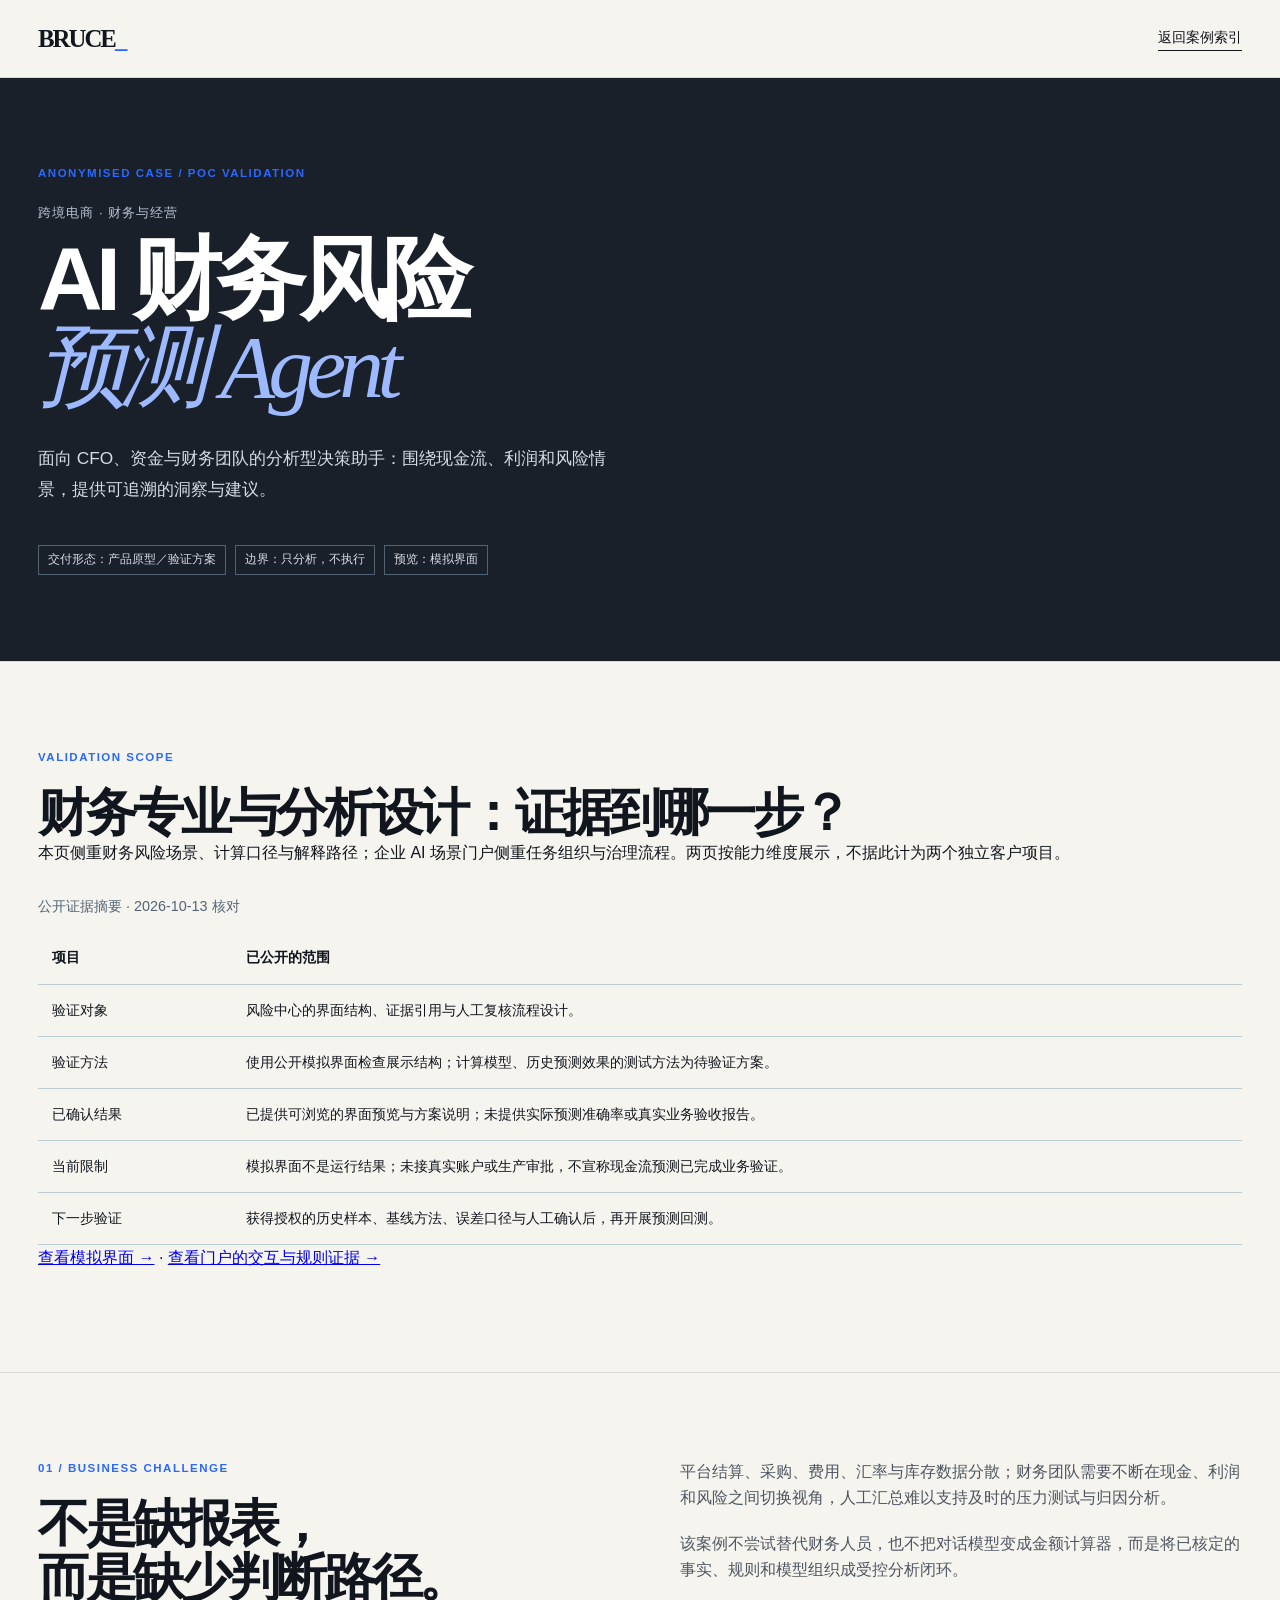
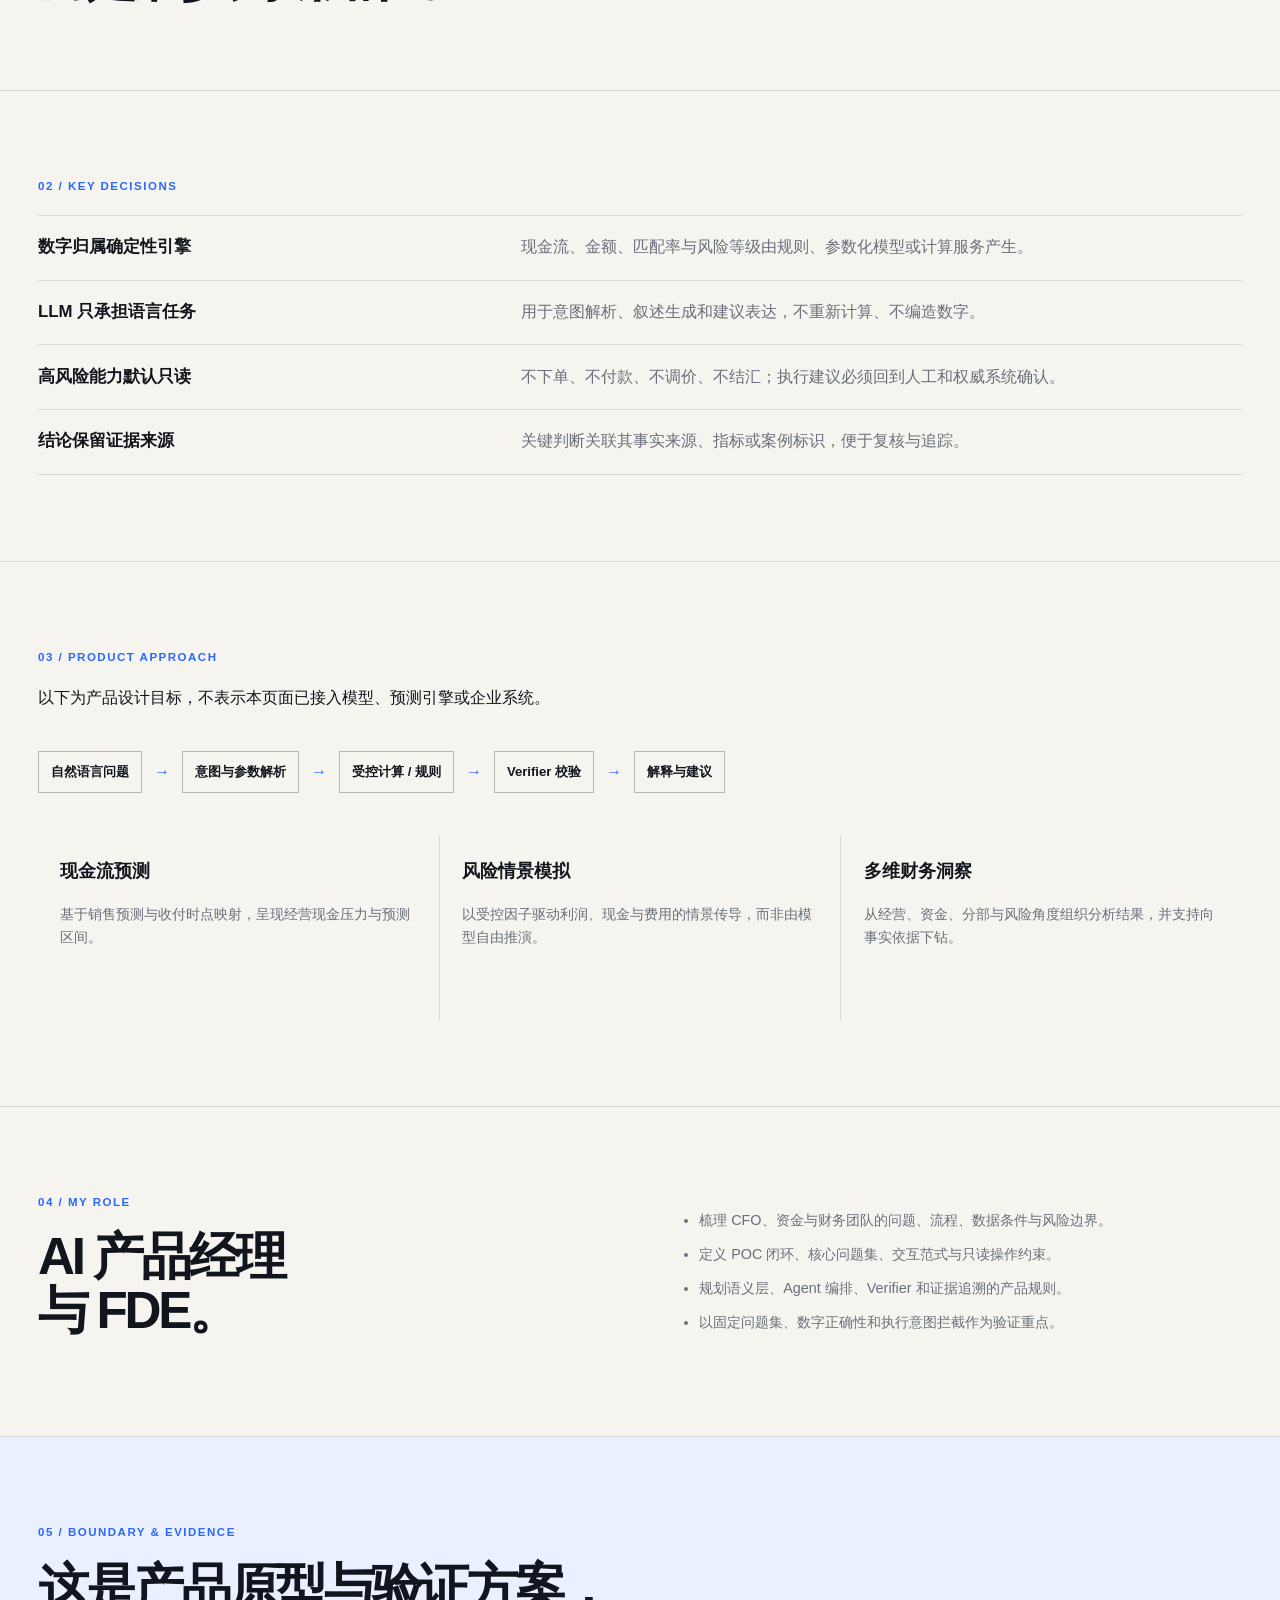
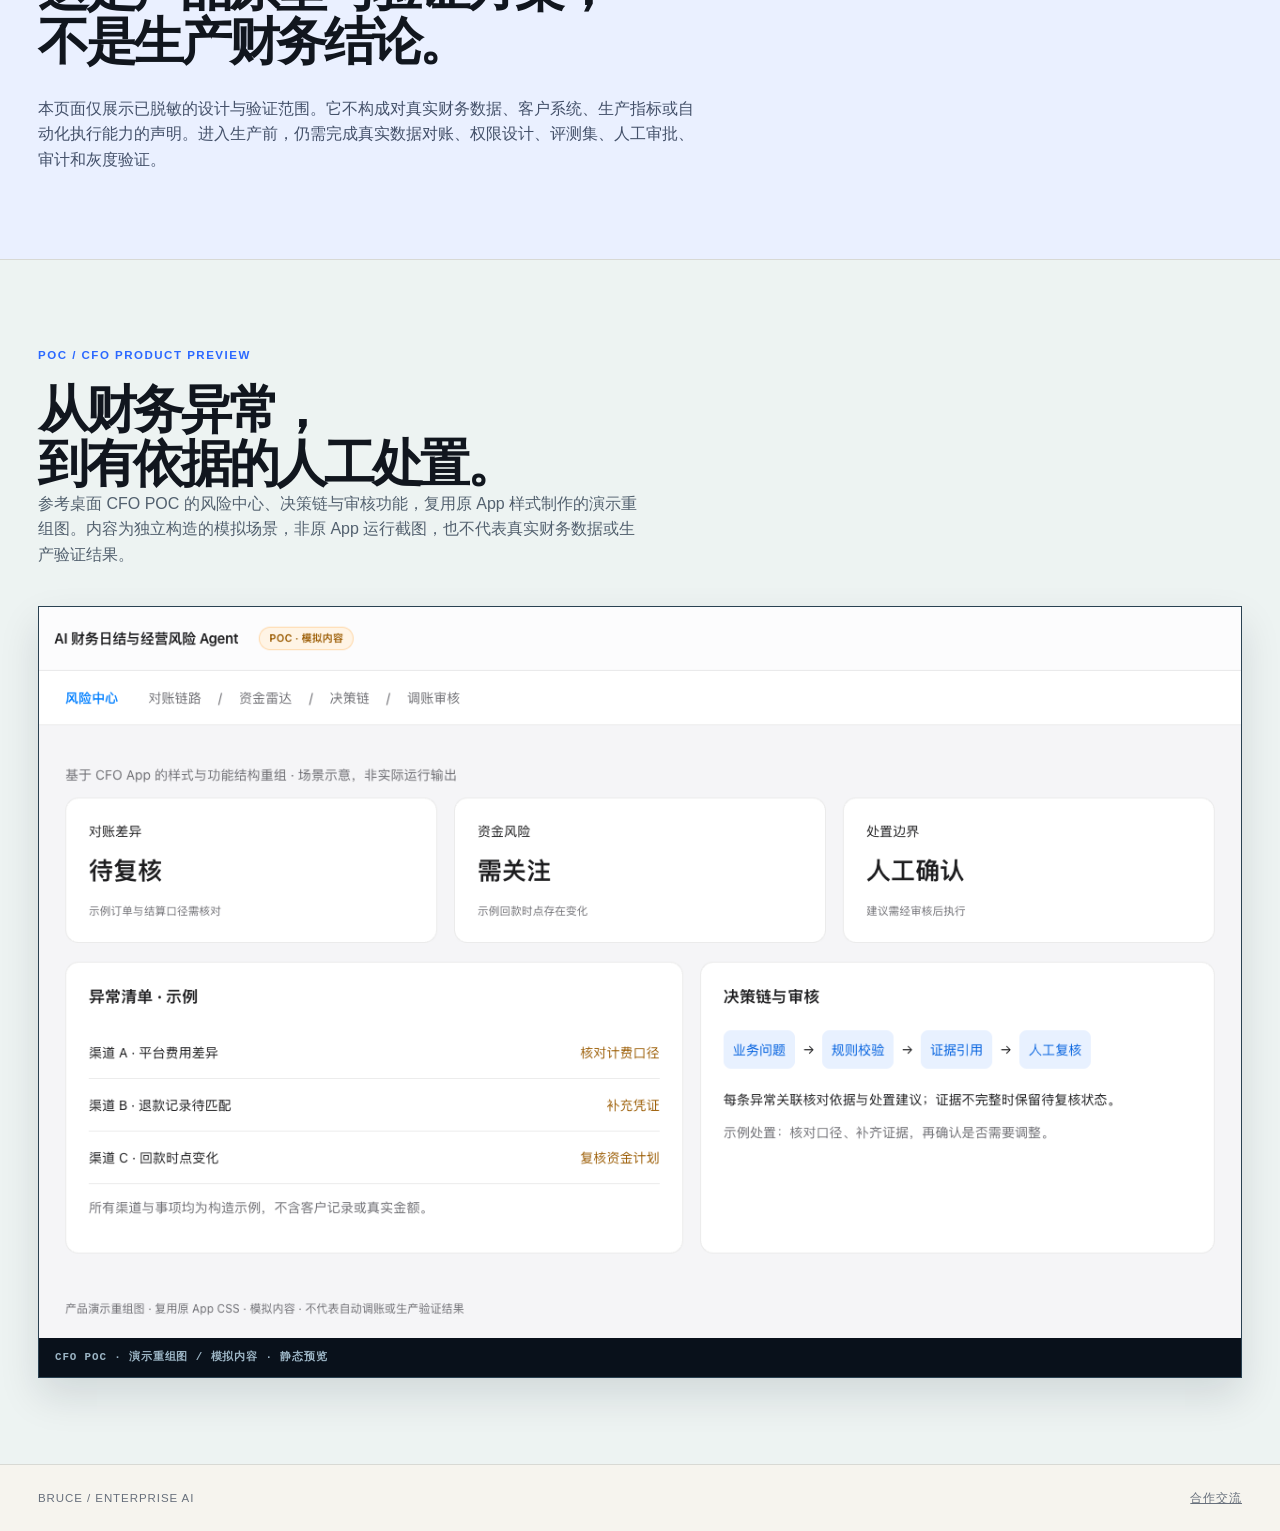
<file: cases/ai-finance-risk-agent.html>
<!doctype html>
<html lang="zh-CN">
  <head>
    <meta charset="UTF-8" />
    <meta name="viewport" content="width=device-width, initial-scale=1.0" />
    <meta name="description" content="AI 财务风险预测 Agent 的匿名 POC 案例。" />
    <title>AI 财务风险预测 Agent | Bruce</title>
    <link rel="icon" type="image/svg+xml" href="../favicon.svg" />
    <link rel="stylesheet" href="../styles.css" />
    <link rel="stylesheet" href="case.css" />
    <link rel="stylesheet" href="case-demo.css" />
  </head>
  <body>
    <a class="skip-link" href="#main">跳至正文</a>
    <header class="site-header">
      <a class="brand" href="../index.html" aria-label="Bruce 首页">BRUCE<span>_</span></a>
      <a class="header-cta" href="../index.html#projects">返回案例索引</a>
    </header>
    <main id="main" class="case-page">
      <section class="case-hero">
        <p class="eyebrow">ANONYMISED CASE / POC VALIDATION</p>
        <p class="case-type">跨境电商 · 财务与经营</p>
        <h1>AI 财务风险<br /><em>预测 Agent</em></h1>
        <p class="lede">面向 CFO、资金与财务团队的分析型决策助手：围绕现金流、利润和风险情景，提供可追溯的洞察与建议。</p>
        <div class="case-facts"><span>交付形态：产品原型／验证方案</span><span>边界：只分析，不执行</span><span>预览：模拟界面</span></div>
      </section>

      <section class="case-section" id="validation-evidence">
        <p class="eyebrow">VALIDATION SCOPE</p><h2>财务专业与分析设计：证据到哪一步？</h2>
        <p>本页侧重财务风险场景、计算口径与解释路径；企业 AI 场景门户侧重任务组织与治理流程。两页按能力维度展示，不据此计为两个独立客户项目。</p>
        <div class="table-scroll"><table><caption>公开证据摘要 · 2026-10-13 核对</caption><thead><tr><th>项目</th><th>已公开的范围</th></tr></thead><tbody><tr><td>验证对象</td><td>风险中心的界面结构、证据引用与人工复核流程设计。</td></tr><tr><td>验证方法</td><td>使用公开模拟界面检查展示结构；计算模型、历史预测效果的测试方法为待验证方案。</td></tr><tr><td>已确认结果</td><td>已提供可浏览的界面预览与方案说明；未提供实际预测准确率或真实业务验收报告。</td></tr><tr><td>当前限制</td><td>模拟界面不是运行结果；未接真实账户或生产审批，不宣称现金流预测已完成业务验证。</td></tr><tr><td>下一步验证</td><td>获得授权的历史样本、基线方法、误差口径与人工确认后，再开展预测回测。</td></tr></tbody></table></div>
        <p><a href="#product-preview">查看模拟界面 →</a> · <a href="enterprise-ai-scenario-portal.html#validation-evidence">查看门户的交互与规则证据 →</a></p>
      </section>
      <section class="case-section case-grid">
        <div><p class="eyebrow">01 / BUSINESS CHALLENGE</p><h2>不是缺报表，<br />而是缺少判断路径。</h2></div>
        <div class="case-copy"><p>平台结算、采购、费用、汇率与库存数据分散；财务团队需要不断在现金、利润和风险之间切换视角，人工汇总难以支持及时的压力测试与归因分析。</p><p>该案例不尝试替代财务人员，也不把对话模型变成金额计算器，而是将已核定的事实、规则和模型组织成受控分析闭环。</p></div>
      </section>

      <section class="case-section decision-table">
        <p class="eyebrow">02 / KEY DECISIONS</p>
        <div><strong>数字归属确定性引擎</strong><span>现金流、金额、匹配率与风险等级由规则、参数化模型或计算服务产生。</span></div>
        <div><strong>LLM 只承担语言任务</strong><span>用于意图解析、叙述生成和建议表达，不重新计算、不编造数字。</span></div>
        <div><strong>高风险能力默认只读</strong><span>不下单、不付款、不调价、不结汇；执行建议必须回到人工和权威系统确认。</span></div>
        <div><strong>结论保留证据来源</strong><span>关键判断关联其事实来源、指标或案例标识，便于复核与追踪。</span></div>
      </section>

      <section class="case-section">
        <p class="eyebrow">03 / PRODUCT APPROACH</p>
        <p>以下为产品设计目标，不表示本页面已接入模型、预测引擎或企业系统。</p>
        <div class="flow"><span>自然语言问题</span><b>→</b><span>意图与参数解析</span><b>→</b><span>受控计算 / 规则</span><b>→</b><span>Verifier 校验</span><b>→</b><span>解释与建议</span></div>
        <div class="case-columns"><article><h3>现金流预测</h3><p>基于销售预测与收付时点映射，呈现经营现金压力与预测区间。</p></article><article><h3>风险情景模拟</h3><p>以受控因子驱动利润、现金与费用的情景传导，而非由模型自由推演。</p></article><article><h3>多维财务洞察</h3><p>从经营、资金、分部与风险角度组织分析结果，并支持向事实依据下钻。</p></article></div>
      </section>

      <section class="case-section case-grid role-section">
        <div><p class="eyebrow">04 / MY ROLE</p><h2>AI 产品经理<br />与 FDE。</h2></div>
        <div class="case-copy"><ul><li>梳理 CFO、资金与财务团队的问题、流程、数据条件与风险边界。</li><li>定义 POC 闭环、核心问题集、交互范式与只读操作约束。</li><li>规划语义层、Agent 编排、Verifier 和证据追溯的产品规则。</li><li>以固定问题集、数字正确性和执行意图拦截作为验证重点。</li></ul></div>
      </section>

      <section class="case-section boundary">
        <p class="eyebrow">05 / BOUNDARY & EVIDENCE</p>
        <h2>这是产品原型与验证方案，<br />不是生产财务结论。</h2>
        <p>本页面仅展示已脱敏的设计与验证范围。它不构成对真实财务数据、客户系统、生产指标或自动化执行能力的声明。进入生产前，仍需完成真实数据对账、权限设计、评测集、人工审批、审计和灰度验证。</p>
      </section>
      <section class="case-section case-demo" id="product-preview" aria-labelledby="preview-title">
        <div class="case-demo-intro"><p class="eyebrow">POC / CFO PRODUCT PREVIEW</p><h2 id="preview-title">从财务异常，<br />到有依据的人工处置。</h2><p>参考桌面 CFO POC 的风险中心、决策链与审核功能，复用原 App 样式制作的演示重组图。内容为独立构造的模拟场景，非原 App 运行截图，也不代表真实财务数据或生产验证结果。</p></div>
        <figure><img src="../assets/cases/cfo-demo-v1.png" loading="lazy" alt="CFO 产品演示重组图：异常清单、规则校验、证据引用与人工复核，全部采用模拟内容" /><figcaption>CFO POC · 演示重组图 / 模拟内容 · 静态预览</figcaption></figure>
      </section>
    </main>
    <footer><span>BRUCE / ENTERPRISE AI</span><a href="../index.html#contact">合作交流</a></footer>
  </body>
</html>
</file>
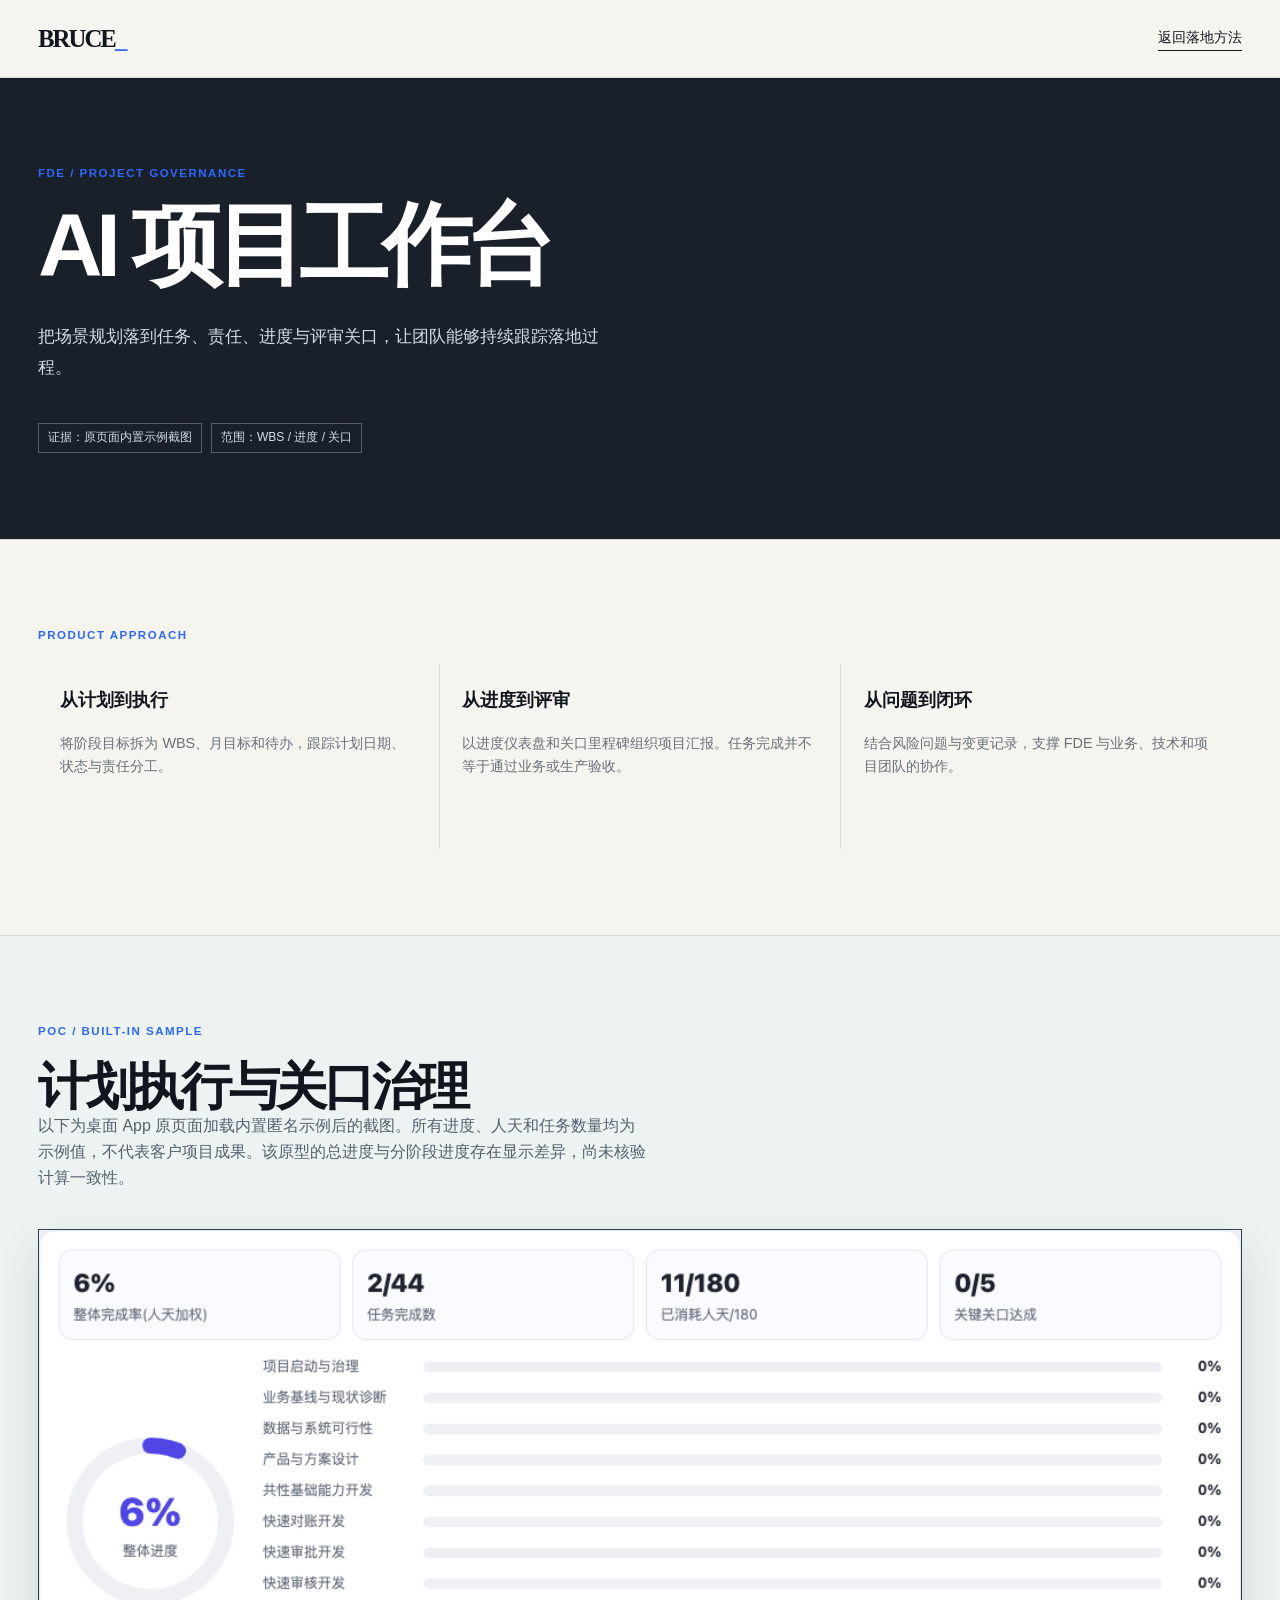
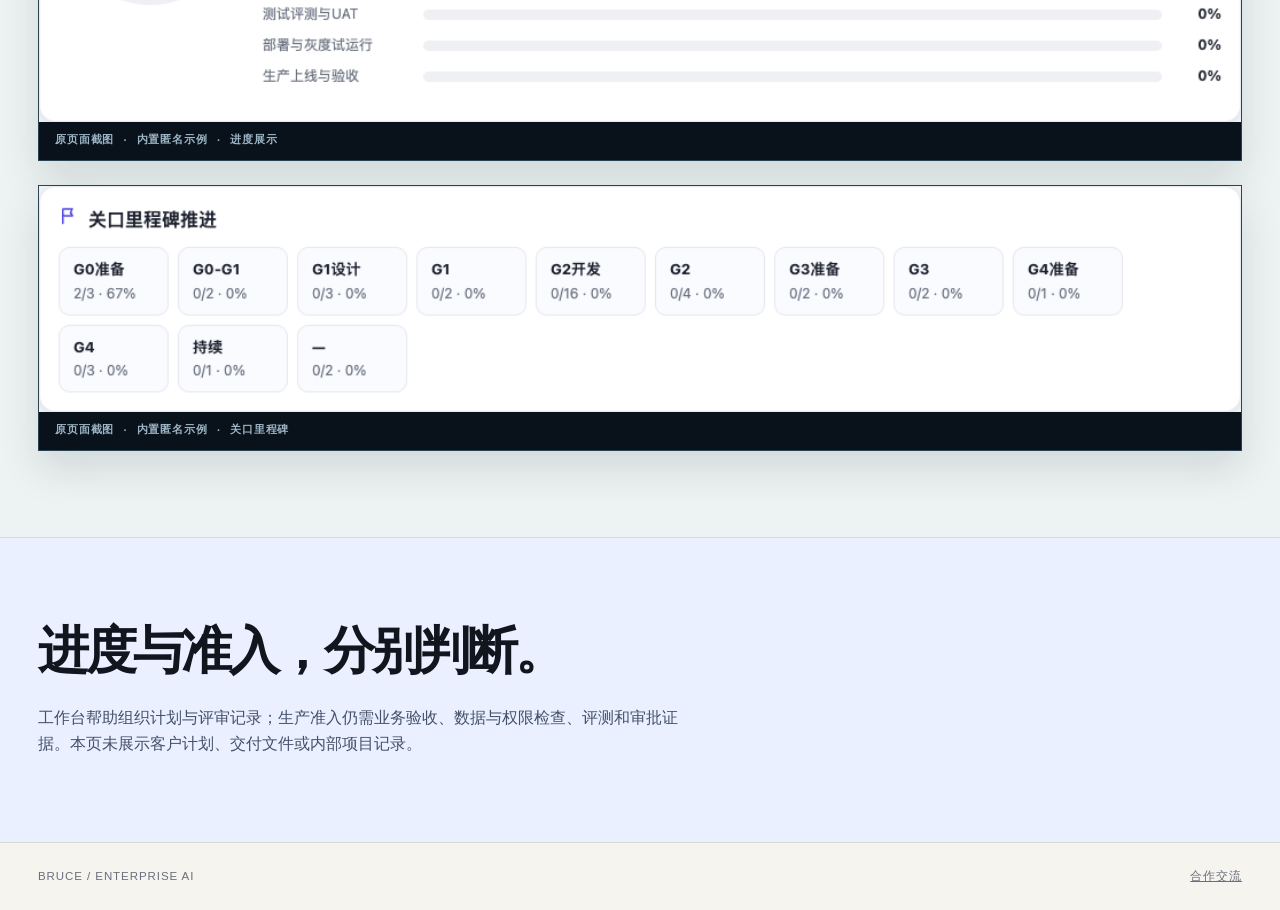
<file: cases/ai-project-workbench.html>
<!doctype html>
<html lang="zh-CN"><head><meta charset="UTF-8"><meta name="viewport" content="width=device-width,initial-scale=1"><title>AI 项目工作台 | Bruce</title><meta name="description" content="AI 项目工作台内置匿名示例：WBS、进度与关口治理。"><link rel="stylesheet" href="../styles.css"><link rel="stylesheet" href="case.css"><link rel="stylesheet" href="case-demo.css"><link rel="icon" href="../favicon.svg"></head>
<body><a class="skip-link" href="#main">跳至正文</a><header class="site-header"><a class="brand" href="../index.html">BRUCE<span>_</span></a><a class="header-cta" href="../index.html#method">返回落地方法</a></header>
<main id="main" class="case-page"><section class="case-hero"><p class="eyebrow">FDE / PROJECT GOVERNANCE</p><h1>AI 项目工作台</h1><p class="lede">把场景规划落到任务、责任、进度与评审关口，让团队能够持续跟踪落地过程。</p><div class="case-facts"><span>证据：原页面内置示例截图</span><span>范围：WBS / 进度 / 关口</span></div></section>
<section class="case-section"><p class="eyebrow">PRODUCT APPROACH</p><div class="case-columns"><article><h3>从计划到执行</h3><p>将阶段目标拆为 WBS、月目标和待办，跟踪计划日期、状态与责任分工。</p></article><article><h3>从进度到评审</h3><p>以进度仪表盘和关口里程碑组织项目汇报。任务完成并不等于通过业务或生产验收。</p></article><article><h3>从问题到闭环</h3><p>结合风险问题与变更记录，支撑 FDE 与业务、技术和项目团队的协作。</p></article></div></section>
<section class="case-section case-demo" id="product-preview"><div class="case-demo-intro"><p class="eyebrow">POC / BUILT-IN SAMPLE</p><h2>计划执行与关口治理</h2><p>以下为桌面 App 原页面加载内置匿名示例后的截图。所有进度、人天和任务数量均为示例值，不代表客户项目成果。该原型的总进度与分阶段进度存在显示差异，尚未核验计算一致性。</p></div><figure><img src="../assets/cases/workbench-progress-v1.png" loading="lazy" alt="内置示例的任务与人天进度统计，非真实项目成果"><figcaption>原页面截图 · 内置匿名示例 · 进度展示</figcaption></figure><figure style="margin-top:24px"><img src="../assets/cases/workbench-gates-v1.png" loading="lazy" alt="内置示例中的 G0 至 G4 等关口里程碑卡片"><figcaption>原页面截图 · 内置匿名示例 · 关口里程碑</figcaption></figure></section>
<section class="case-section boundary"><h2>进度与准入，分别判断。</h2><p>工作台帮助组织计划与评审记录；生产准入仍需业务验收、数据与权限检查、评测和审批证据。本页未展示客户计划、交付文件或内部项目记录。</p></section></main><footer><span>BRUCE / ENTERPRISE AI</span><a href="../index.html#contact">合作交流</a></footer></body></html>
</file>
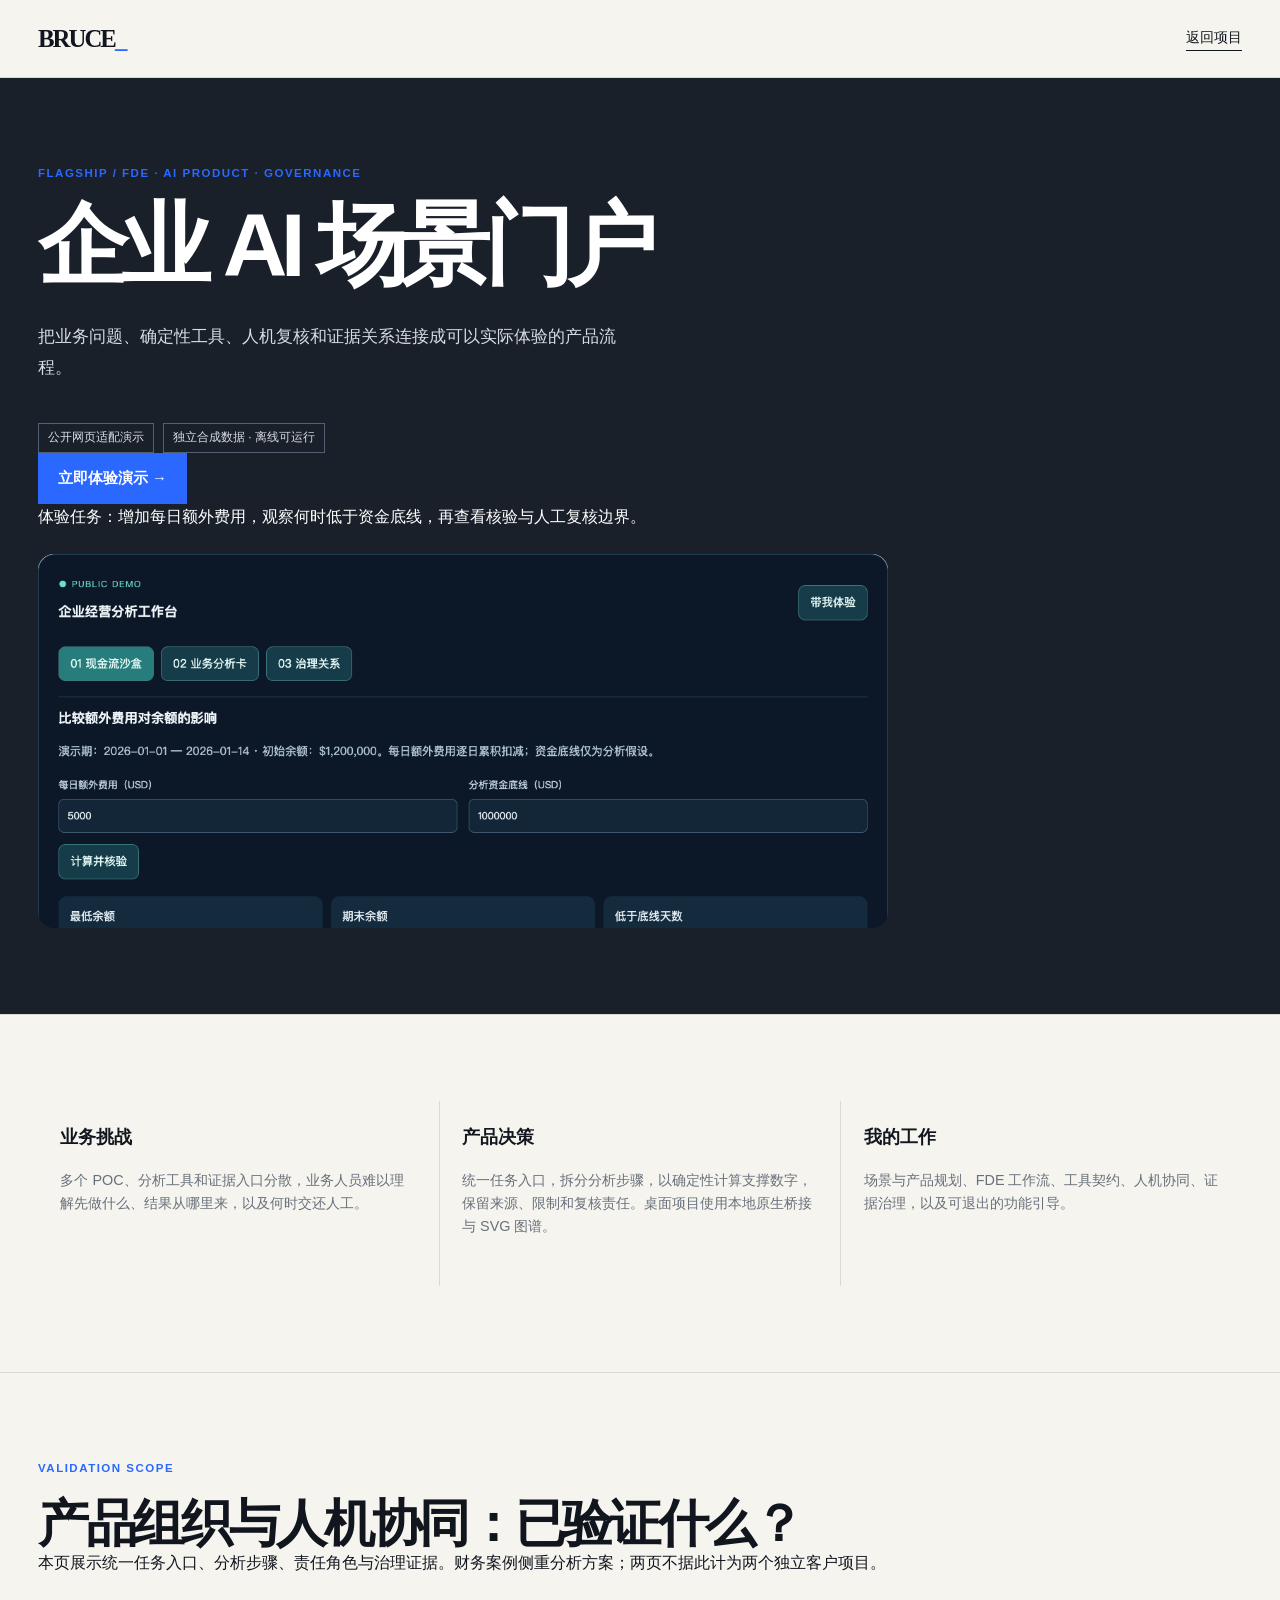
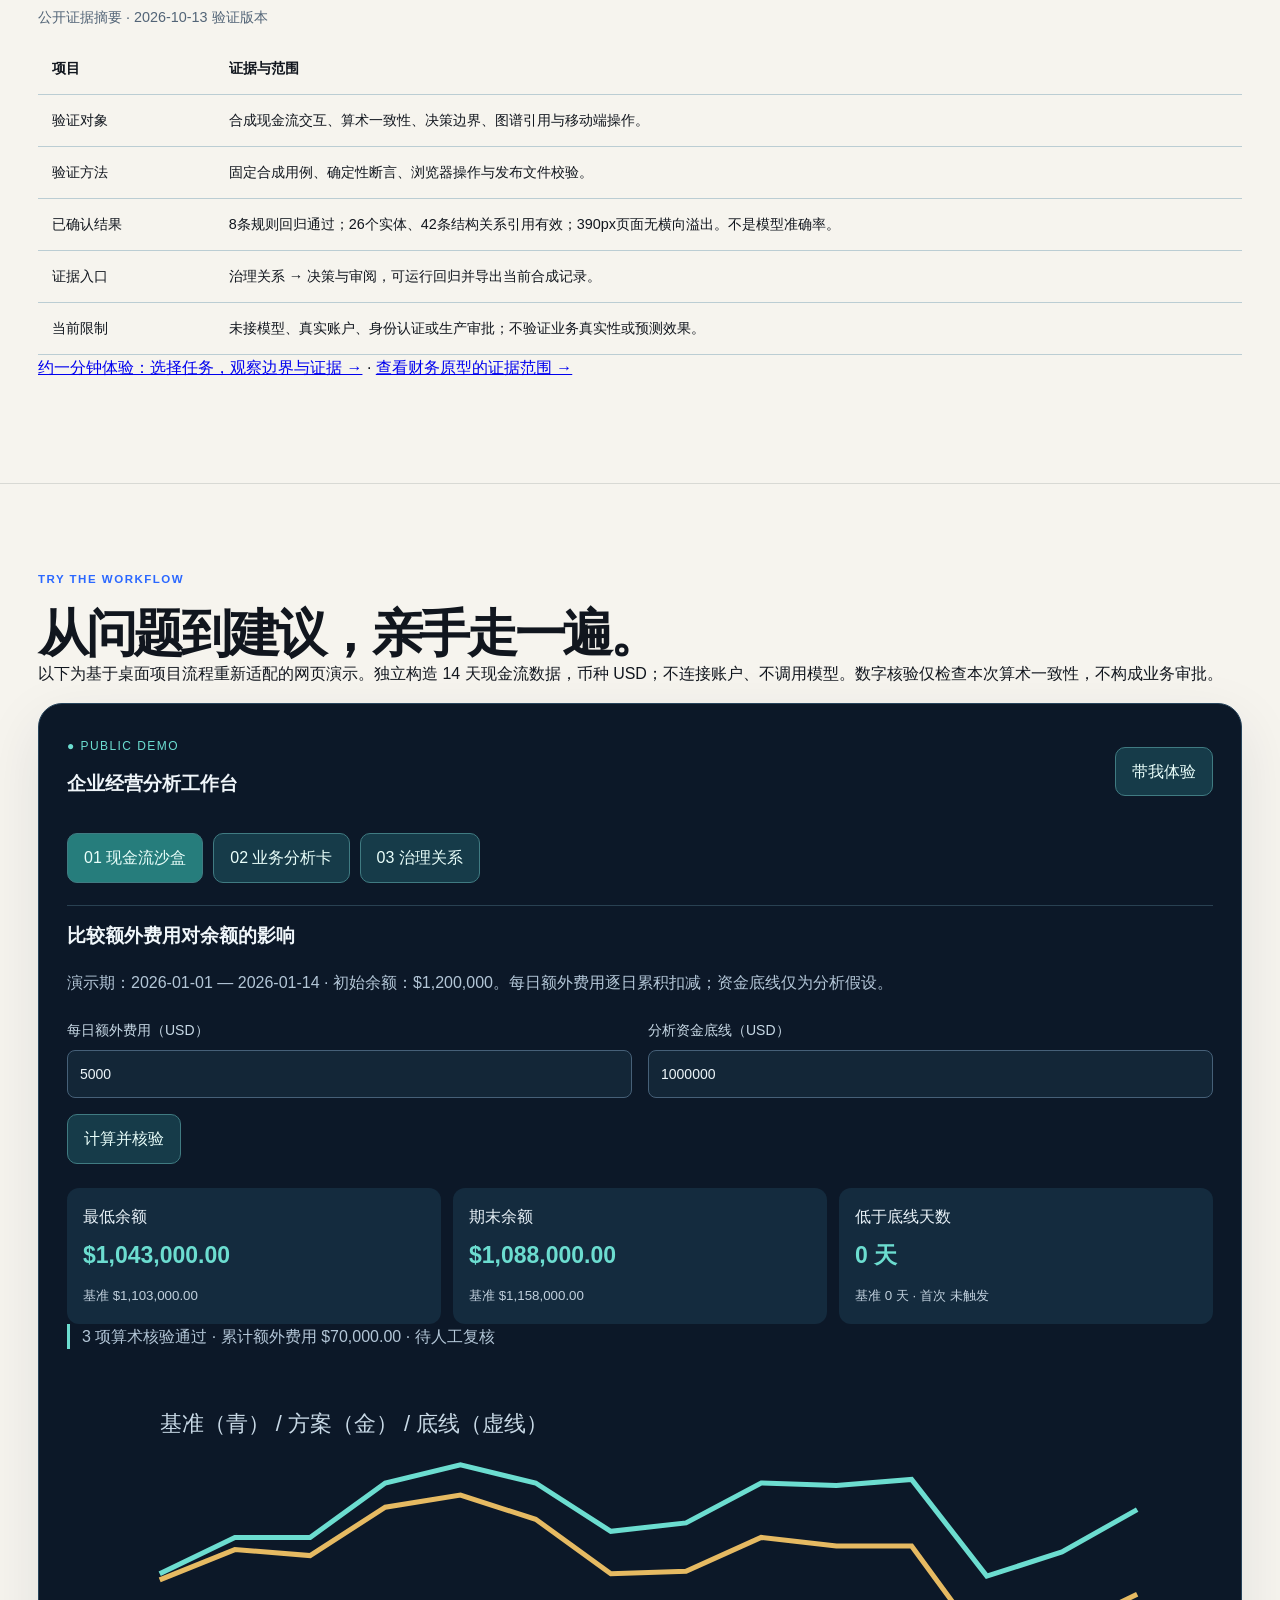
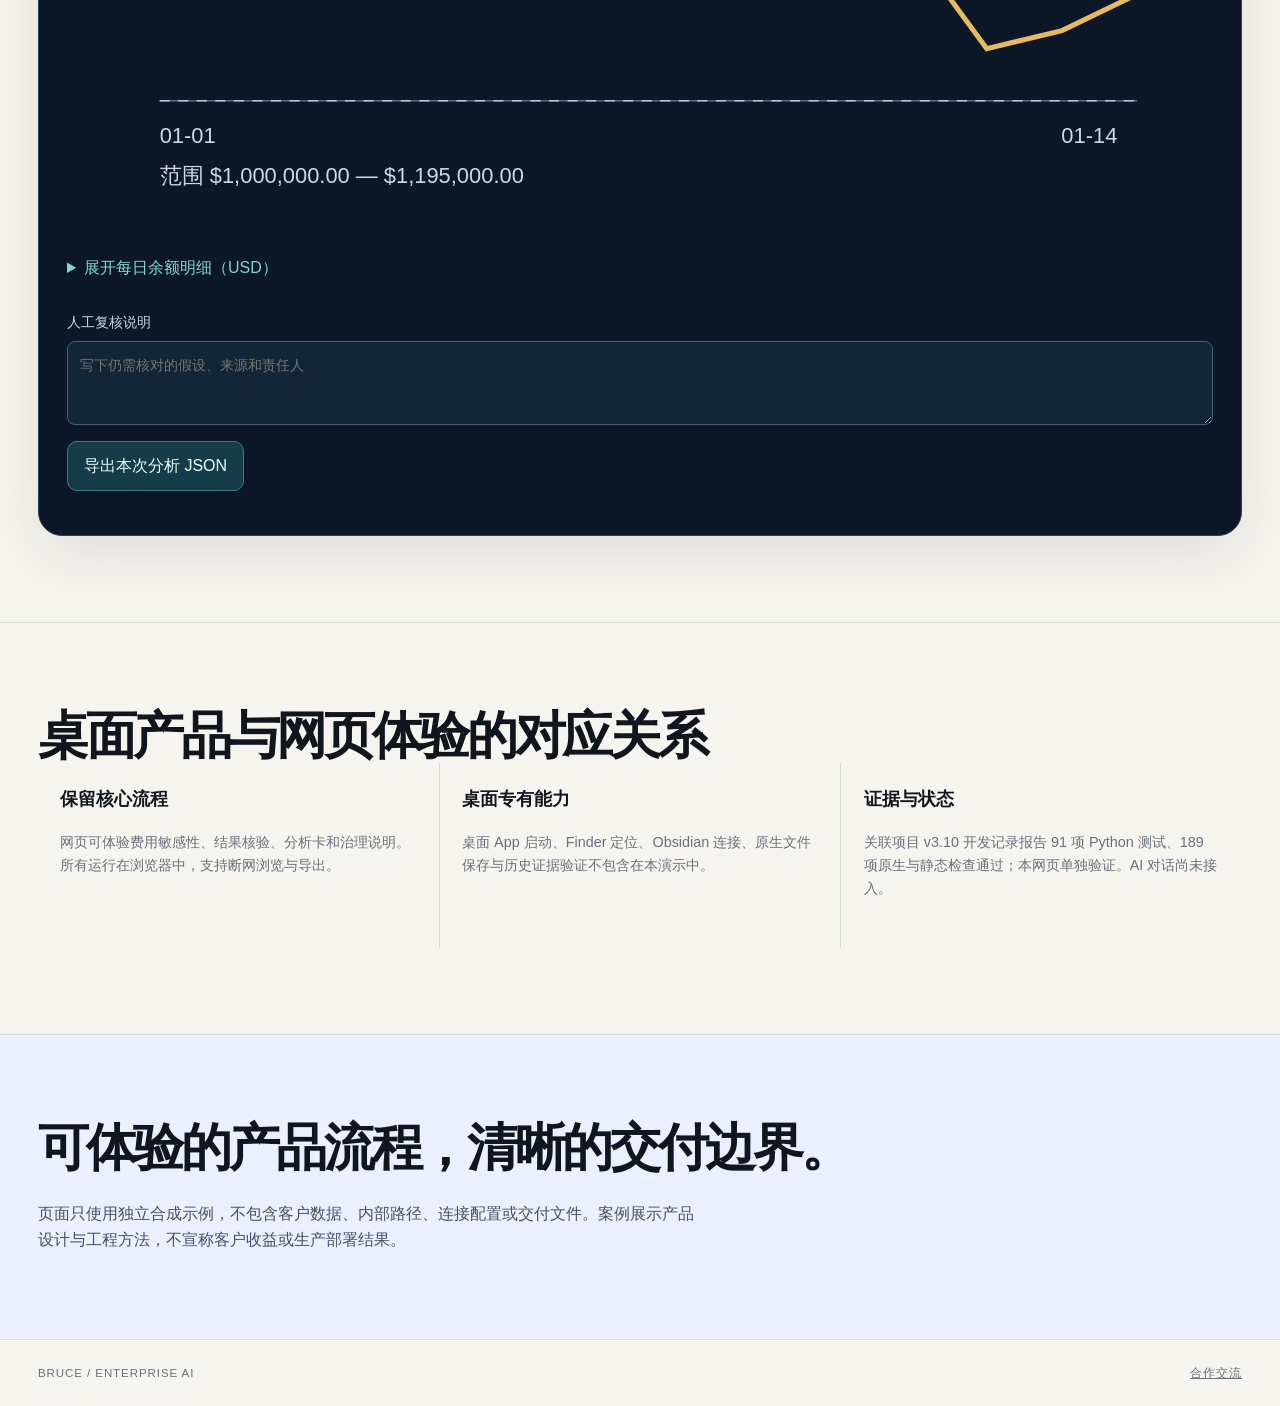
<file: cases/enterprise-ai-scenario-portal.html>
<!doctype html>
<html lang="zh-CN"><head><meta charset="utf-8"><meta name="viewport" content="width=device-width,initial-scale=1"><title>企业 AI 场景门户 · FDE 旗舰案例 | Bruce</title><meta name="description" content="企业AI场景门户公开交互演示：现金流方案比较、业务分析卡、治理关系与人机复核。"><link rel="stylesheet" href="../styles.css"><link rel="stylesheet" href="case.css"><link rel="stylesheet" href="portal-demo.css"><link rel="stylesheet" href="governance-demo.css"><link rel="icon" href="../favicon.svg"><script src="governance-demo.js" defer></script><script src="portal-demo.js" defer></script></head>
<body><a class="skip-link" href="#main">跳至正文</a><header class="site-header"><a class="brand" href="../index.html">BRUCE<span>_</span></a><a class="header-cta" href="../index.html#projects">返回项目</a></header>
<main id="main" class="case-page"><section class="case-hero"><p class="eyebrow">FLAGSHIP / FDE · AI PRODUCT · GOVERNANCE</p><h1>企业 AI 场景门户</h1><p class="lede">把业务问题、确定性工具、人机复核和证据关系连接成可以实际体验的产品流程。</p><div class="case-facts"><span>公开网页适配演示</span><span>独立合成数据 · 离线可运行</span></div><a class="button primary" href="#product-preview">立即体验演示 →</a><p>体验任务：增加每日额外费用，观察何时低于资金底线，再查看核验与人工复核边界。</p><img src="../assets/cases/portal-public-preview-v1.png" width="1280" height="530" alt="公开现金流演示工作台，独立合成数据" style="display:block;width:min(100%,850px);height:auto;border-radius:16px;margin-top:24px" /></section>
<section class="case-section"><div class="case-columns"><article><h3>业务挑战</h3><p>多个 POC、分析工具和证据入口分散，业务人员难以理解先做什么、结果从哪里来，以及何时交还人工。</p></article><article><h3>产品决策</h3><p>统一任务入口，拆分分析步骤，以确定性计算支撑数字，保留来源、限制和复核责任。桌面项目使用本地原生桥接与 SVG 图谱。</p></article><article><h3>我的工作</h3><p>场景与产品规划、FDE 工作流、工具契约、人机协同、证据治理，以及可退出的功能引导。</p></article></div></section>
<section class="case-section" id="validation-evidence"><p class="eyebrow">VALIDATION SCOPE</p><h2>产品组织与人机协同：已验证什么？</h2><p>本页展示统一任务入口、分析步骤、责任角色与治理证据。财务案例侧重分析方案；两页不据此计为两个独立客户项目。</p><div class="table-scroll"><table><caption>公开证据摘要 · 2026-10-13 验证版本</caption><thead><tr><th>项目</th><th>证据与范围</th></tr></thead><tbody><tr><td>验证对象</td><td>合成现金流交互、算术一致性、决策边界、图谱引用与移动端操作。</td></tr><tr><td>验证方法</td><td>固定合成用例、确定性断言、浏览器操作与发布文件校验。</td></tr><tr><td>已确认结果</td><td>8条规则回归通过；26个实体、42条结构关系引用有效；390px页面无横向溢出。不是模型准确率。</td></tr><tr><td>证据入口</td><td>治理关系 → 决策与审阅，可运行回归并导出当前合成记录。</td></tr><tr><td>当前限制</td><td>未接模型、真实账户、身份认证或生产审批；不验证业务真实性或预测效果。</td></tr></tbody></table></div><p><a href="#product-preview">约一分钟体验：选择任务，观察边界与证据 →</a> · <a href="ai-finance-risk-agent.html#validation-evidence">查看财务原型的证据范围 →</a></p></section>
<section class="case-section" id="product-preview"><p class="eyebrow">TRY THE WORKFLOW</p><h2>从问题到建议，亲手走一遍。</h2><p>以下为基于桌面项目流程重新适配的网页演示。独立构造 14 天现金流数据，币种 USD；不连接账户、不调用模型。数字核验仅检查本次算术一致性，不构成业务审批。</p>
<div class="portal"><div class="portal-top"><div><span class="portal-status">● PUBLIC DEMO</span><h3>企业经营分析工作台</h3></div><button id="tour-start" type="button">带我体验</button></div>
<nav class="portal-tabs" aria-label="演示模块"><button type="button" data-panel="cash" aria-pressed="true">01 现金流沙盒</button><button type="button" data-panel="plan" aria-pressed="false">02 业务分析卡</button><button type="button" data-panel="graph" aria-pressed="false">03 治理关系</button></nav>
<section id="cash" class="portal-panel" aria-labelledby="cash-title"><h3 id="cash-title">比较额外费用对余额的影响</h3><p>演示期：2026-01-01 — 2026-01-14 · 初始余额：$1,200,000。每日额外费用逐日累积扣减；资金底线仅为分析假设。</p><form id="cash-form"><label>每日额外费用（USD）<input id="extra" type="number" min="0" max="1000000" step="0.01" value="5000" required></label><label>分析资金底线（USD）<input id="floor" type="number" min="0" max="1000000000" step="0.01" value="1000000" required></label><button type="submit">计算并核验</button></form><p id="cash-error" role="alert"></p><div id="cash-result" tabindex="-1" aria-live="polite"></div><div class="chart-scroll" tabindex="0" aria-label="余额图表，窄屏可横向滚动"><svg id="balance-chart" viewBox="0 0 680 240" role="img" aria-labelledby="chart-title"><title id="chart-title">14天基准与方案余额比较</title></svg></div><details id="cash-daily-details"><summary>展开每日余额明细（USD）</summary><div class="table-scroll"><table><caption>每日余额比较（USD）</caption><thead><tr><th>日期</th><th>基准余额</th><th>方案余额</th><th>低于底线</th></tr></thead><tbody id="cash-rows"></tbody></table></div></details><label class="review-label">人工复核说明<textarea id="review-note" placeholder="写下仍需核对的假设、来源和责任人"></textarea></label><button id="export-result" type="button">导出本次分析 JSON</button><p id="export-status" role="status"></p></section>
<section id="plan" class="portal-panel" hidden aria-labelledby="plan-title"><h3 id="plan-title">把业务目标拆成可验证的任务</h3><p>填写分析卡并导出，供人工交接。输入仅在当前页面保留，刷新后清除。</p><form id="plan-form"><label>业务目标<textarea name="goal" required>识别现金流低于分析底线的日期，并比较费用方案。</textarea></label><label>输入与来源<textarea name="inputs" required>合成每日流入、流出、初始余额及费用假设。</textarea></label><label>输出与验收<textarea name="acceptance" required>每日余额比较、最低余额、低于底线天数；累计费用差额可核验。</textarea></label><label>责任人与人工边界<textarea name="owner" required>财务复核人；仅提供分析，不执行付款或真实审批。</textarea></label><button type="submit">导出分析卡 JSON</button></form><p id="plan-status" role="status"></p></section>
<section id="graph" class="portal-panel" hidden aria-labelledby="graph-title">
<h3 id="graph-title">治理中心 · 每个结论都有解释路径</h3>
<p>业务任务、数据、工具、规则与证据的公开适配演示。不是桌面实时图谱，不连接模型或企业系统。</p>
<div class="gov-banner" role="status"><span>当前现金流分析 · 治理状态</span><strong id="gov-state"></strong><p id="gov-reason"></p><small id="gov-summary"></small></div>
<nav class="gov-tabs" aria-label="治理中心模块"><button type="button" data-gov-panel="gov-overview" aria-pressed="true">治理概览</button><button type="button" data-gov-panel="gov-relations" aria-pressed="false">关系探索</button><button type="button" data-gov-panel="gov-evidence" aria-pressed="false">运行与证据</button><button type="button" data-gov-panel="gov-review" aria-pressed="false">决策与审阅</button><button type="button" data-gov-panel="gov-schema" aria-pressed="false">本体与结构</button><button type="button" data-gov-panel="gov-versions" aria-pressed="false">版本档案</button></nav>
<section id="gov-overview" class="gov-panel"><h4>从业务价值到受控建议</h4><div class="metrics"><article>数据与版本<strong>独立合成</strong><small>14天现金流 · synthetic-v1</small></article><article>检查与风险<strong>3项核验</strong><small>来自现金流计算，检查通过不等于批准</small></article><article>人工与权限<strong>只读分析</strong><small>未认证身份、不付款、不写回</small></article></div><p class="gov-note">当前仅为受控网页演示，不宣称灰度或生产就绪。权限验证、真实数据质量、审批认证与不可篡改审计均不在本演示范围。</p><p>关系探索展示20个独立定义实体；运行与证据展示最近一次有效计算。模拟版本变化或输入缺失，可观察证据状态如何降级。</p></section>
<section id="gov-relations" class="gov-panel" hidden><h4>按业务关系探索，而不是只看节点数量</h4><p>动态视图借鉴桌面门户的 SVG 关系探索。连线流动仅帮助阅读结构方向，不代表数据传输、Agent运行或实时监控。</p><div class="gov-controls"><label>搜索实体<input id="gov-search" type="search" placeholder="例如：数据、核验、复核"></label><label>实体类型<select id="gov-type"><option value="">全部类型</option><option>场景</option><option>数据</option><option>工具</option><option>规则</option><option>审阅</option><option>证据</option></select></label><label>关系视图<select id="gov-view"><option value="focus">聚焦上下游</option><option value="all">完整分组</option></select></label></div><p id="gov-count" role="status"></p><div class="gov-motion-toolbar"><button id="gov-toggle-motion" type="button" aria-pressed="false">暂停动画</button><button id="gov-toggle-map" type="button" aria-pressed="true">隐藏动态图</button><span id="gov-motion-note">方向示意 · 非实时数据</span></div><div id="gov-map-wrap" class="gov-map-wrap"><svg id="gov-map" viewBox="0 0 960 560" role="group" aria-labelledby="gov-map-title"><title id="gov-map-title">可交互治理关系图：点击或键盘选择节点，查看上下游详情</title></svg></div><p class="gov-note">快速体验：切换“完整分组” → 选择一个节点 → 在下方查看其版本与上下游。手机默认显示可读列表，可手动展开动态图。</p><div class="gov-layout"><div id="gov-nodes" class="gov-network" aria-label="按类型分组的关系节点"></div><article id="gov-detail" class="gov-detail" aria-live="polite"></article></div></section>
<section id="gov-evidence" class="gov-panel" hidden><h4>最近一次计算的证据链</h4><p>展开查看输入、假设、计算和检查。不是历史运行库，不保存服务器记录。</p><div id="gov-run" class="gov-run"></div><p class="gov-note">参数变化立即撤销旧结果。JSON导出仍保留未审批标识；演示状态变化不伪造或修改计算证据。</p><div class="gov-actions"><button type="button" data-panel="cash">返回沙盘计算与导出</button></div></section>
<section id="gov-review" class="gov-panel" hidden><h4>模拟治理条件，观察降级与人工边界</h4><p>只切换演示条件，不加载新数据、不执行审批。模拟缺失与版本变化均不代表算术检查失败。</p><div class="gov-conditions"><button type="button" data-condition="matched" aria-pressed="true">恢复版本匹配</button><button type="button" data-condition="updated" aria-pressed="false">模拟数据版本更新</button><button type="button" data-condition="missing" aria-pressed="false">模拟关键输入缺失</button></div><p id="gov-review-state" role="status"></p><p>人工需要核实：数据是否真实完整、假设是否合理、风险是否可接受、谁具有审批权限。</p><p class="gov-note">不提供“批准”按钮：本页面没有身份认证与授权能力，填写复核说明不能替代真实审批。</p></section>
<section id="gov-schema" class="gov-panel" hidden><h4>本体与结构 · 给业务对象统一含义</h4><p>这里的“本体”是公开演示的实体与关系定义，不是企业正式主数据模型，也不是已部署的知识库。</p><div id="gov-types" class="metrics"></div><div class="gov-controls"><label>查看实体定义<select id="gov-entity"></select></label></div><article id="gov-schema-detail" class="gov-detail" aria-live="polite"></article><div class="table-scroll"><table><caption>公开结构契约 · schema-demo-v1</caption><thead><tr><th>字段</th><th>约束</th><th>用途</th></tr></thead><tbody><tr><td>id</td><td>唯一稳定字符串</td><td>关系引用，不能用客户名称作为ID</td></tr><tr><td>name / type</td><td>公开名称 / 六种演示类型</td><td>业务解释与分类</td></tr><tr><td>version</td><td>定义版本，不是部署证明</td><td>追踪业务对象含义</td></tr><tr><td>from / to / label</td><td>引用已有实体ID / 明确方向</td><td>表达上下游业务关系</td></tr><tr><td>business_approval</td><td>始终 false</td><td>不将网页操作伪装成审批</td></tr></tbody></table></div><button id="gov-export-schema" type="button">导出公开结构 JSON</button><p id="gov-schema-status" role="status"></p></section>
<section id="gov-versions" class="gov-panel" hidden><h4>版本档案 · 数据变了，旧结论还能用吗？</h4><p>以下是固定演示版本契约，不是历史档案库。切换目标版本只改变治理模拟条件，不修改现金流数据或计算结果。</p><label>模拟目标数据版本<select id="gov-target-version"><option value="matched">synthetic-v1 · 与当前计算匹配</option><option value="updated">synthetic-v2-demo · 模拟版本变化</option></select></label><div class="table-scroll"><table><caption>当前定义与演示版本变化对照</caption><thead><tr><th>对象</th><th>当前版本</th><th>变化影响</th></tr></thead><tbody><tr><td>合成现金流</td><td>synthetic-v1</td><td>目标版本变化后旧证据需重算</td></tr><tr><td>确定性计算</td><td>calc-v1</td><td>工具契约变化时需重做算术回归</td></tr><tr><td>算术规则</td><td>check-v1</td><td>规则变化时需重新验证检查范围</td></tr><tr><td>结构定义</td><td>schema-demo-v1</td><td>字段或关系变化时需检查引用一致性</td></tr></tbody></table></div><article class="gov-detail" aria-live="polite"><h4>影响与下一步</h4><p id="gov-version-impact"></p><p>生产流程应：确认变更范围 → 获取获准数据 → 重新计算与核验 → 人工复核 → 生成对应新版本证据。本网页不执行这一生产流程。</p></article><p class="gov-note">即使重新点击现金流计算，仍使用 synthetic-v1。若目标为模拟v2，证据保持待重新验证；恢复v1匹配也不等于业务批准。</p></section>
</section>
<dialog id="tour" aria-labelledby="tour-title"><h3 id="tour-title">带我体验</h3><p id="tour-text"></p><div class="tour-actions"><button id="tour-prev">上一步</button><button id="tour-next">下一步</button><button id="tour-close">结束引导</button></div></dialog></div></section>
<section class="case-section"><h2>桌面产品与网页体验的对应关系</h2><div class="case-columns"><article><h3>保留核心流程</h3><p>网页可体验费用敏感性、结果核验、分析卡和治理说明。所有运行在浏览器中，支持断网浏览与导出。</p></article><article><h3>桌面专有能力</h3><p>桌面 App 启动、Finder 定位、Obsidian 连接、原生文件保存与历史证据验证不包含在本演示中。</p></article><article><h3>证据与状态</h3><p>关联项目 v3.10 开发记录报告 91 项 Python 测试、189 项原生与静态检查通过；本网页单独验证。AI 对话尚未接入。</p></article></div></section>
<section class="case-section boundary"><h2>可体验的产品流程，清晰的交付边界。</h2><p>页面只使用独立合成示例，不包含客户数据、内部路径、连接配置或交付文件。案例展示产品设计与工程方法，不宣称客户收益或生产部署结果。</p></section></main><footer><span>BRUCE / ENTERPRISE AI</span><a href="../index.html#contact">合作交流</a></footer></body></html>
</file>
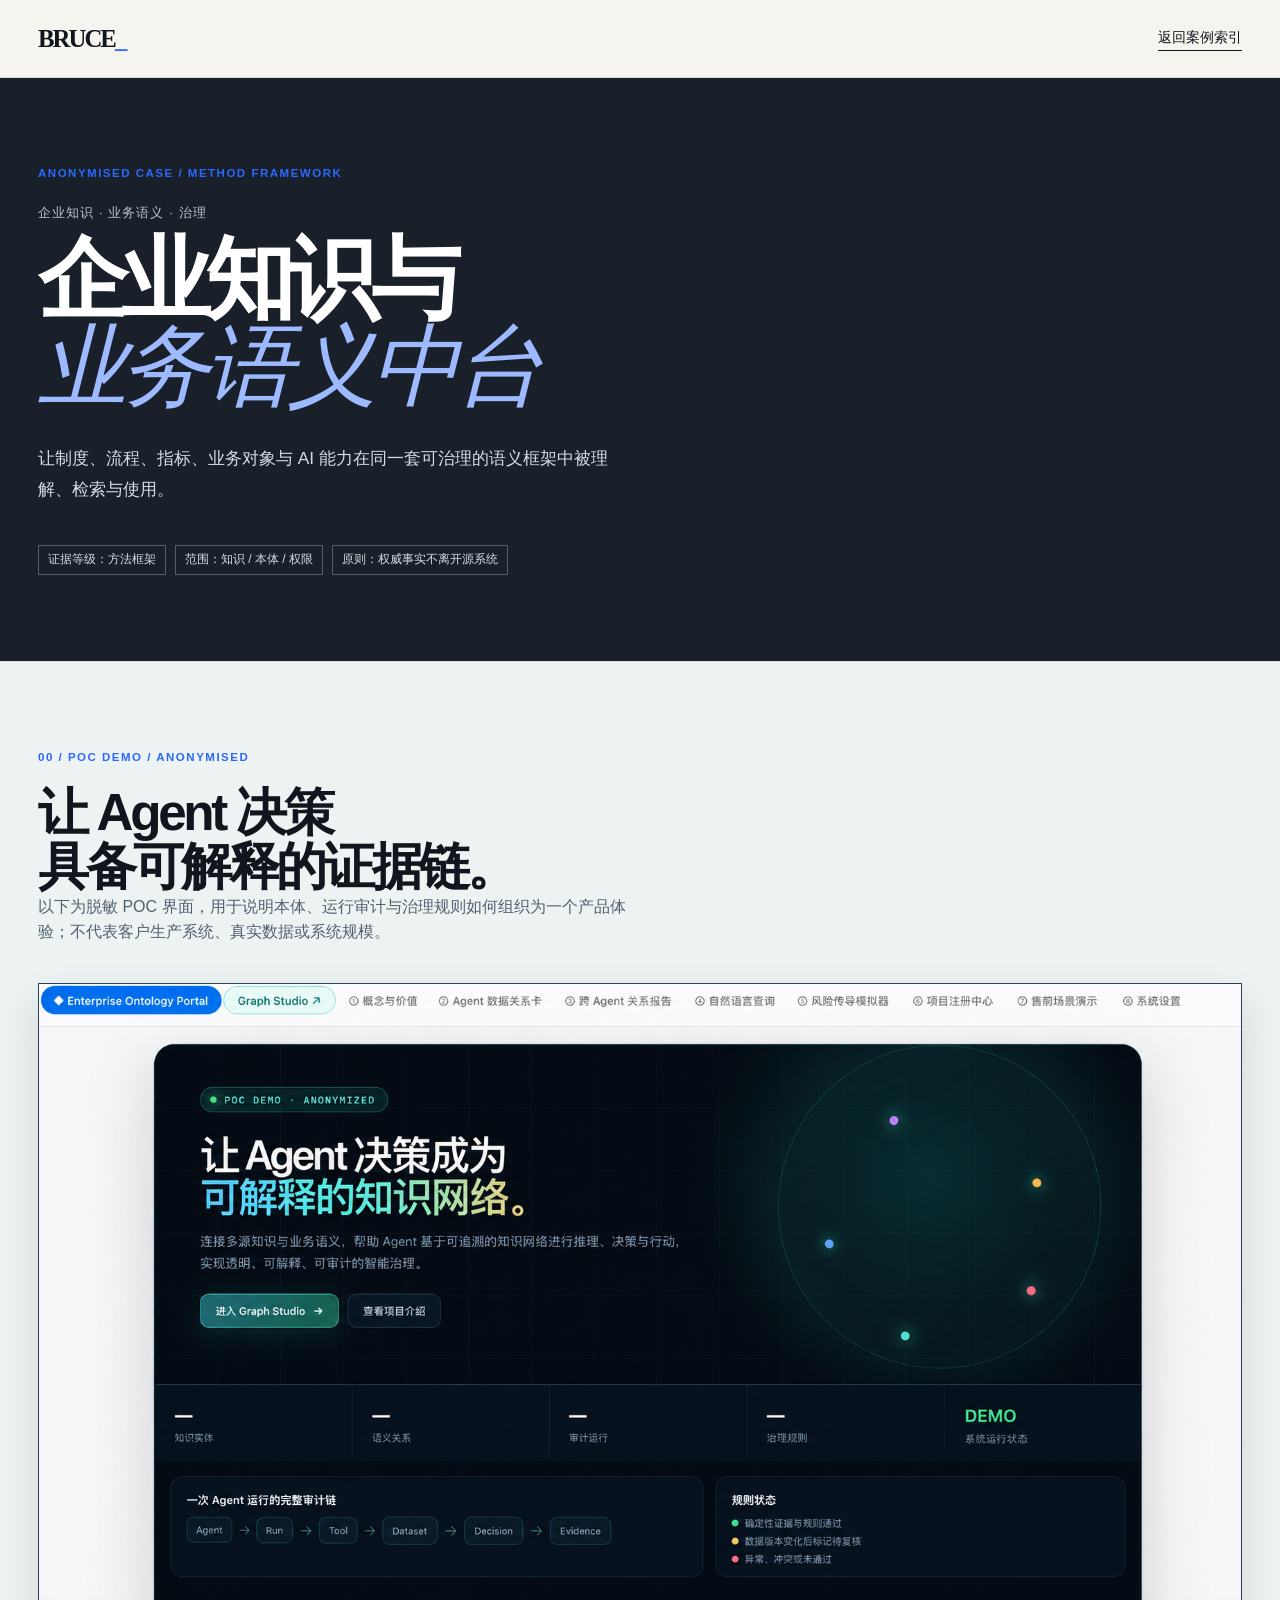
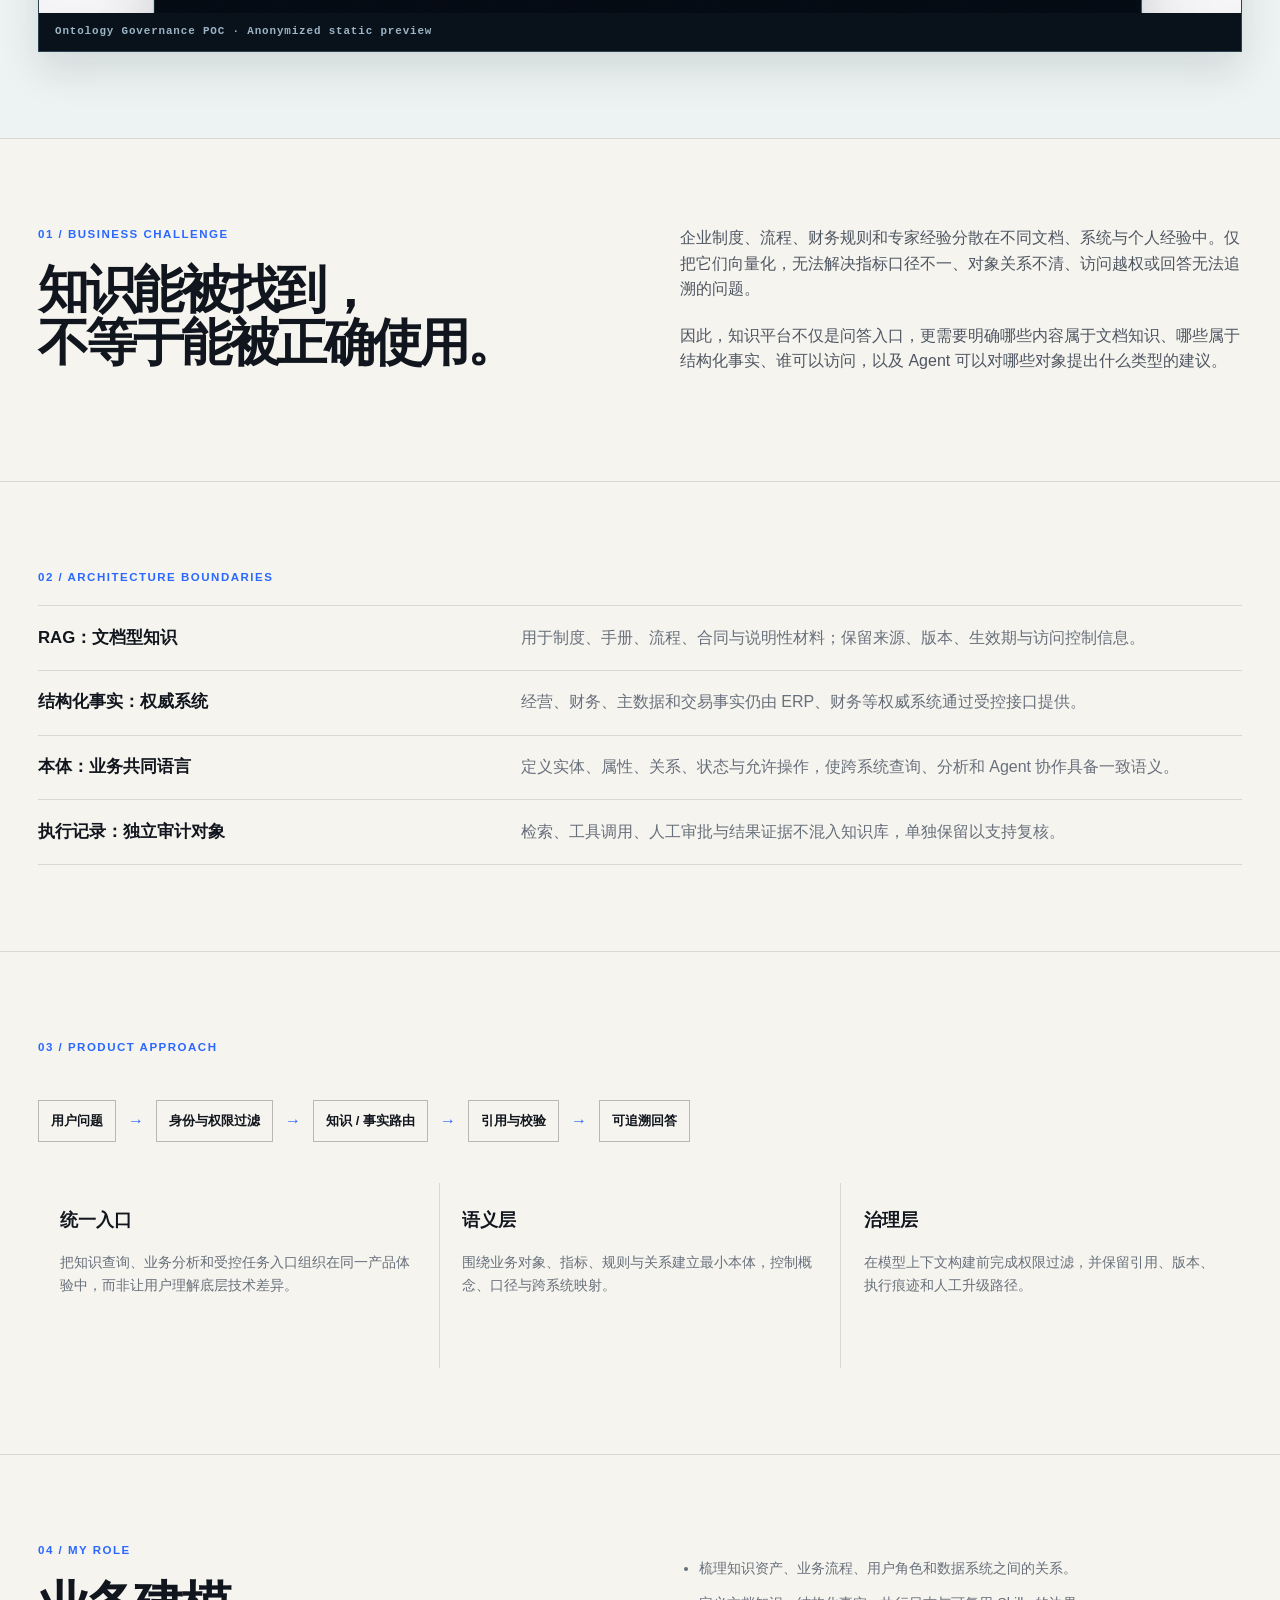
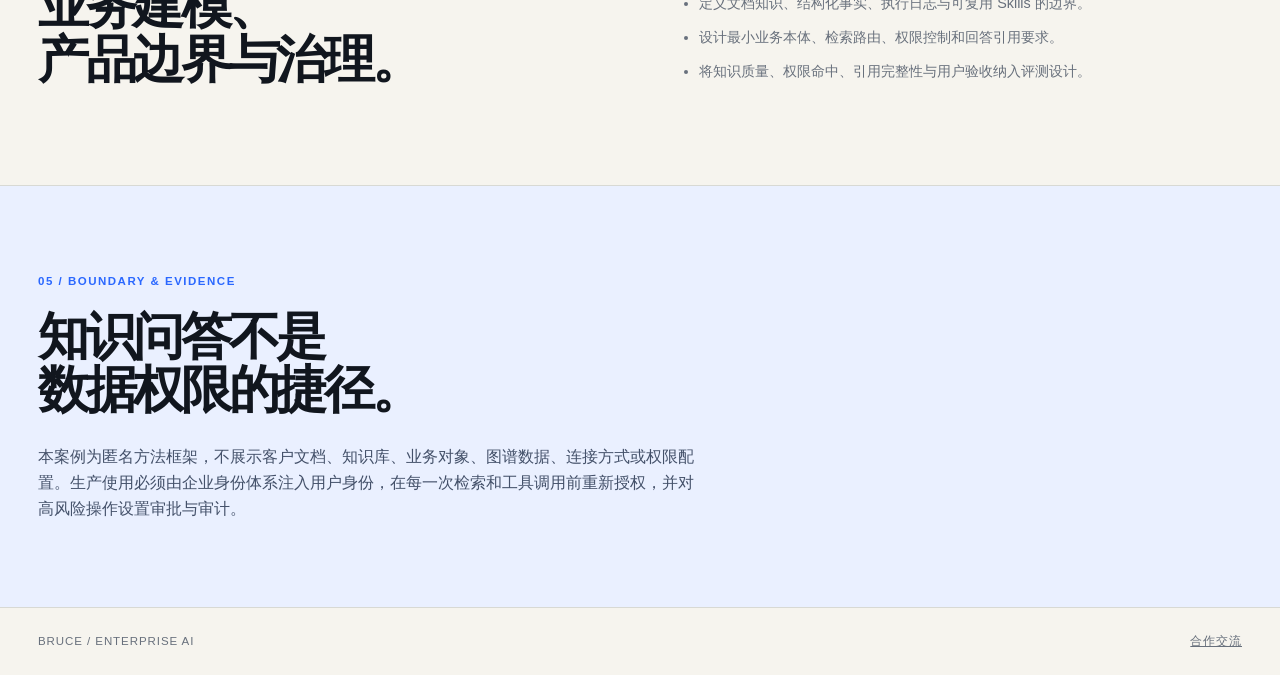
<file: cases/knowledge-semantic-platform.html>
<!doctype html>
<html lang="zh-CN"><head><meta charset="UTF-8" /><meta name="viewport" content="width=device-width, initial-scale=1.0" /><meta name="description" content="企业知识与业务语义中台的匿名方法框架案例。" /><title>企业知识与业务语义中台 | Bruce</title><link rel="icon" type="image/svg+xml" href="../favicon.svg" /><link rel="stylesheet" href="../styles.css" /><link rel="stylesheet" href="case.css" /><link rel="stylesheet" href="case-demo.css" /></head>
  <body><a class="skip-link" href="#main">跳至正文</a><header class="site-header"><a class="brand" href="../index.html" aria-label="Bruce 首页">BRUCE<span>_</span></a><a class="header-cta" href="../index.html#projects">返回案例索引</a></header>
    <main id="main" class="case-page">
      <section class="case-hero"><p class="eyebrow">ANONYMISED CASE / METHOD FRAMEWORK</p><p class="case-type">企业知识 · 业务语义 · 治理</p><h1>企业知识与<br /><em>业务语义中台</em></h1><p class="lede">让制度、流程、指标、业务对象与 AI 能力在同一套可治理的语义框架中被理解、检索与使用。</p><div class="case-facts"><span>证据等级：方法框架</span><span>范围：知识 / 本体 / 权限</span><span>原则：权威事实不离开源系统</span></div></section>
      <section class="case-section case-demo" aria-labelledby="demo-title"><div class="case-demo-intro"><p class="eyebrow">00 / POC DEMO / ANONYMISED</p><h2 id="demo-title">让 Agent 决策<br />具备可解释的证据链。</h2><p>以下为脱敏 POC 界面，用于说明本体、运行审计与治理规则如何组织为一个产品体验；不代表客户生产系统、真实数据或系统规模。</p></div><figure><img src="../assets/cases/ontology-governance-poc-cover-v1.png" alt="企业本体治理 POC 的匿名化产品界面，展示治理状态、审计链与关系轨道" /><figcaption>Ontology Governance POC · Anonymized static preview</figcaption></figure></section>
      <section class="case-section case-grid"><div><p class="eyebrow">01 / BUSINESS CHALLENGE</p><h2>知识能被找到，<br />不等于能被正确使用。</h2></div><div class="case-copy"><p>企业制度、流程、财务规则和专家经验分散在不同文档、系统与个人经验中。仅把它们向量化，无法解决指标口径不一、对象关系不清、访问越权或回答无法追溯的问题。</p><p>因此，知识平台不仅是问答入口，更需要明确哪些内容属于文档知识、哪些属于结构化事实、谁可以访问，以及 Agent 可以对哪些对象提出什么类型的建议。</p></div></section>
      <section class="case-section decision-table"><p class="eyebrow">02 / ARCHITECTURE BOUNDARIES</p><div><strong>RAG：文档型知识</strong><span>用于制度、手册、流程、合同与说明性材料；保留来源、版本、生效期与访问控制信息。</span></div><div><strong>结构化事实：权威系统</strong><span>经营、财务、主数据和交易事实仍由 ERP、财务等权威系统通过受控接口提供。</span></div><div><strong>本体：业务共同语言</strong><span>定义实体、属性、关系、状态与允许操作，使跨系统查询、分析和 Agent 协作具备一致语义。</span></div><div><strong>执行记录：独立审计对象</strong><span>检索、工具调用、人工审批与结果证据不混入知识库，单独保留以支持复核。</span></div></section>
      <section class="case-section"><p class="eyebrow">03 / PRODUCT APPROACH</p><div class="flow"><span>用户问题</span><b>→</b><span>身份与权限过滤</span><b>→</b><span>知识 / 事实路由</span><b>→</b><span>引用与校验</span><b>→</b><span>可追溯回答</span></div><div class="case-columns"><article><h3>统一入口</h3><p>把知识查询、业务分析和受控任务入口组织在同一产品体验中，而非让用户理解底层技术差异。</p></article><article><h3>语义层</h3><p>围绕业务对象、指标、规则与关系建立最小本体，控制概念、口径与跨系统映射。</p></article><article><h3>治理层</h3><p>在模型上下文构建前完成权限过滤，并保留引用、版本、执行痕迹和人工升级路径。</p></article></div></section>
      <section class="case-section case-grid role-section"><div><p class="eyebrow">04 / MY ROLE</p><h2>业务建模、<br />产品边界与治理。</h2></div><div class="case-copy"><ul><li>梳理知识资产、业务流程、用户角色和数据系统之间的关系。</li><li>定义文档知识、结构化事实、执行日志与可复用 Skills 的边界。</li><li>设计最小业务本体、检索路由、权限控制和回答引用要求。</li><li>将知识质量、权限命中、引用完整性与用户验收纳入评测设计。</li></ul></div></section>
      <section class="case-section boundary"><p class="eyebrow">05 / BOUNDARY & EVIDENCE</p><h2>知识问答不是<br />数据权限的捷径。</h2><p>本案例为匿名方法框架，不展示客户文档、知识库、业务对象、图谱数据、连接方式或权限配置。生产使用必须由企业身份体系注入用户身份，在每一次检索和工具调用前重新授权，并对高风险操作设置审批与审计。</p></section>
    </main><footer><span>BRUCE / ENTERPRISE AI</span><a href="../index.html#contact">合作交流</a></footer></body></html>
</file>
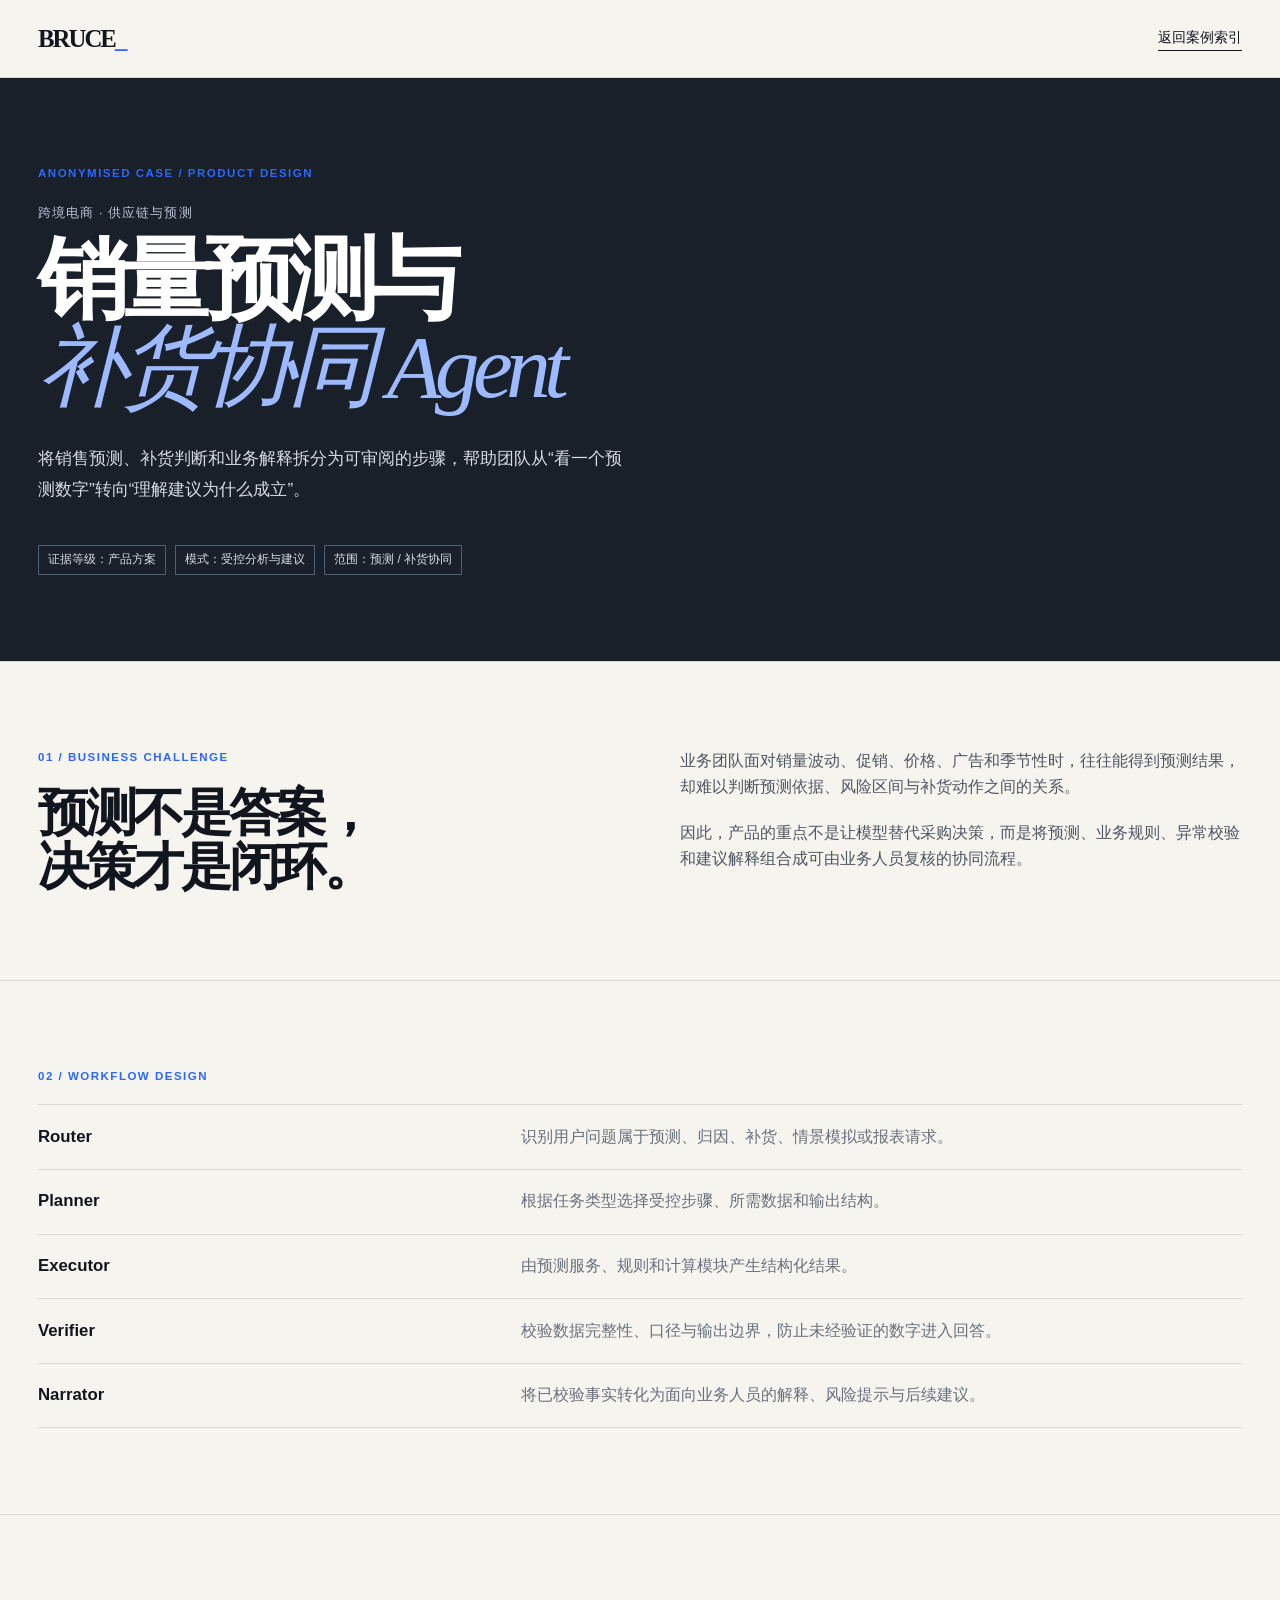
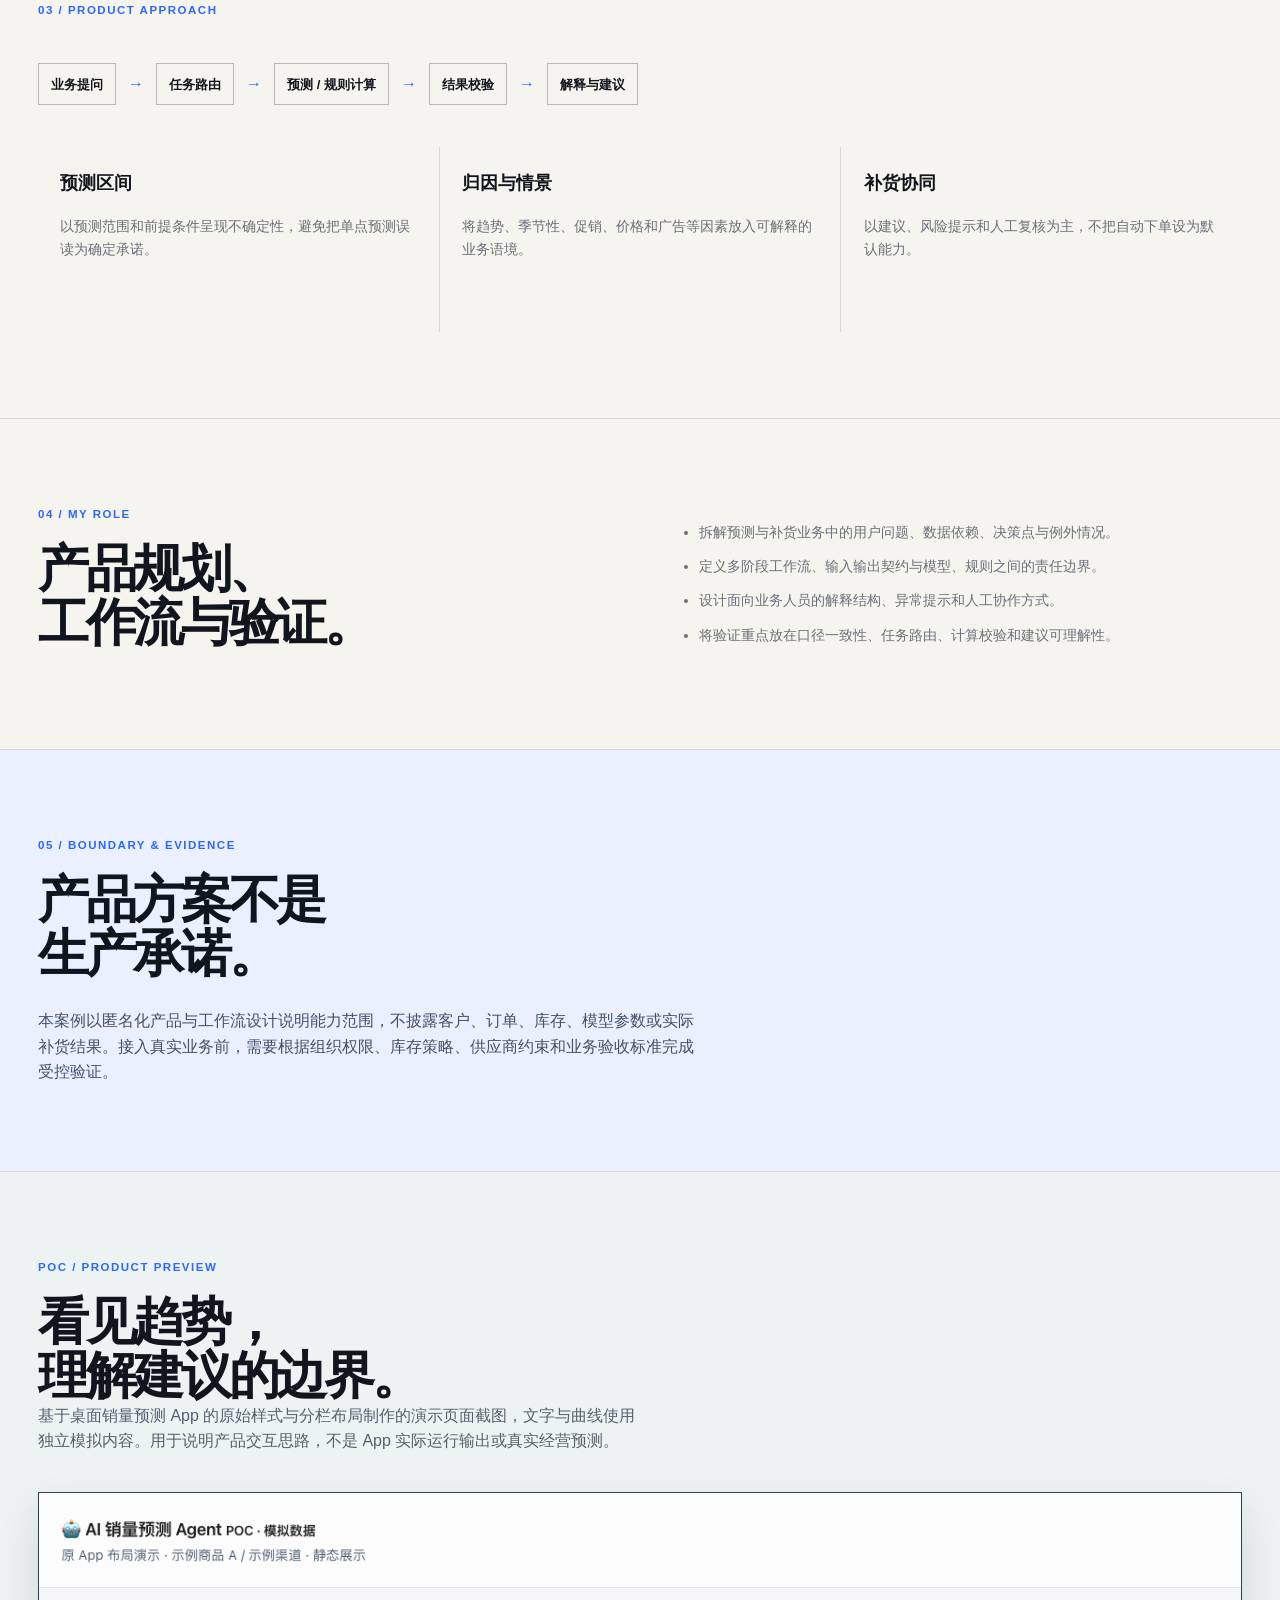
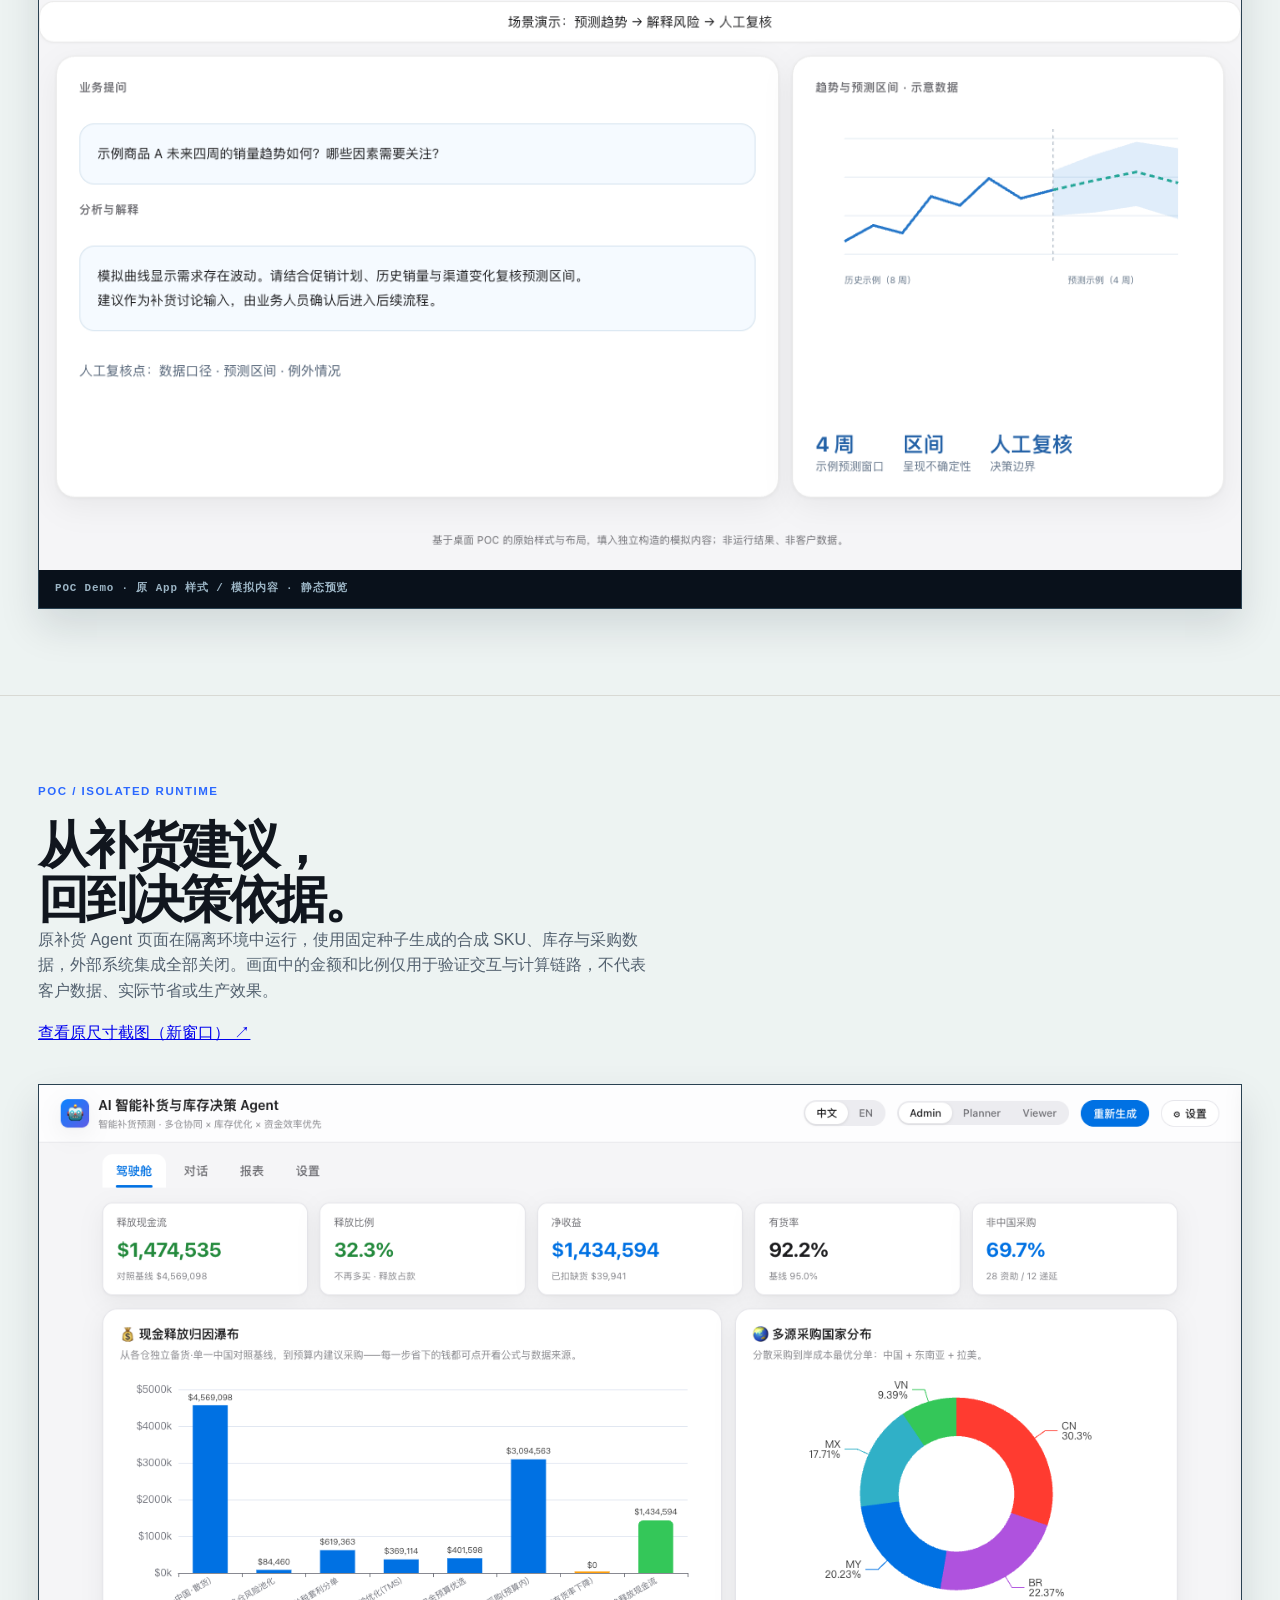
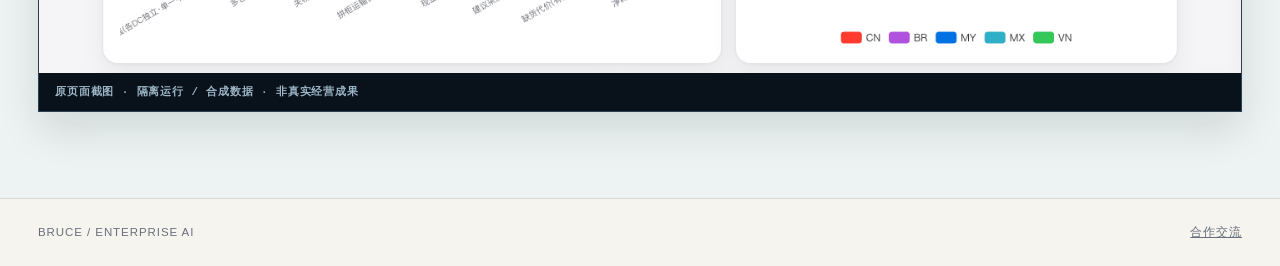
<file: cases/sales-forecast-replenishment-agent.html>
<!doctype html>
<html lang="zh-CN">
  <head>
    <meta charset="UTF-8" />
    <meta name="viewport" content="width=device-width, initial-scale=1.0" />
    <meta name="description" content="销量预测与补货协同 Agent 的匿名产品方案案例。" />
    <title>销量预测与补货协同 Agent | Bruce</title>
    <link rel="icon" type="image/svg+xml" href="../favicon.svg" />
    <link rel="stylesheet" href="../styles.css" />
    <link rel="stylesheet" href="case.css" />
    <link rel="stylesheet" href="case-demo.css" />
  </head>
  <body>
    <a class="skip-link" href="#main">跳至正文</a>
    <header class="site-header"><a class="brand" href="../index.html" aria-label="Bruce 首页">BRUCE<span>_</span></a><a class="header-cta" href="../index.html#projects">返回案例索引</a></header>
    <main id="main" class="case-page">
      <section class="case-hero">
        <p class="eyebrow">ANONYMISED CASE / PRODUCT DESIGN</p>
        <p class="case-type">跨境电商 · 供应链与预测</p>
        <h1>销量预测与<br /><em>补货协同 Agent</em></h1>
        <p class="lede">将销售预测、补货判断和业务解释拆分为可审阅的步骤，帮助团队从“看一个预测数字”转向“理解建议为什么成立”。</p>
        <div class="case-facts"><span>证据等级：产品方案</span><span>模式：受控分析与建议</span><span>范围：预测 / 补货协同</span></div>
      </section>

      <section class="case-section case-grid"><div><p class="eyebrow">01 / BUSINESS CHALLENGE</p><h2>预测不是答案，<br />决策才是闭环。</h2></div><div class="case-copy"><p>业务团队面对销量波动、促销、价格、广告和季节性时，往往能得到预测结果，却难以判断预测依据、风险区间与补货动作之间的关系。</p><p>因此，产品的重点不是让模型替代采购决策，而是将预测、业务规则、异常校验和建议解释组合成可由业务人员复核的协同流程。</p></div></section>

      <section class="case-section decision-table"><p class="eyebrow">02 / WORKFLOW DESIGN</p><div><strong>Router</strong><span>识别用户问题属于预测、归因、补货、情景模拟或报表请求。</span></div><div><strong>Planner</strong><span>根据任务类型选择受控步骤、所需数据和输出结构。</span></div><div><strong>Executor</strong><span>由预测服务、规则和计算模块产生结构化结果。</span></div><div><strong>Verifier</strong><span>校验数据完整性、口径与输出边界，防止未经验证的数字进入回答。</span></div><div><strong>Narrator</strong><span>将已校验事实转化为面向业务人员的解释、风险提示与后续建议。</span></div></section>

      <section class="case-section"><p class="eyebrow">03 / PRODUCT APPROACH</p><div class="flow"><span>业务提问</span><b>→</b><span>任务路由</span><b>→</b><span>预测 / 规则计算</span><b>→</b><span>结果校验</span><b>→</b><span>解释与建议</span></div><div class="case-columns"><article><h3>预测区间</h3><p>以预测范围和前提条件呈现不确定性，避免把单点预测误读为确定承诺。</p></article><article><h3>归因与情景</h3><p>将趋势、季节性、促销、价格和广告等因素放入可解释的业务语境。</p></article><article><h3>补货协同</h3><p>以建议、风险提示和人工复核为主，不把自动下单设为默认能力。</p></article></div></section>

      <section class="case-section case-grid role-section"><div><p class="eyebrow">04 / MY ROLE</p><h2>产品规划、<br />工作流与验证。</h2></div><div class="case-copy"><ul><li>拆解预测与补货业务中的用户问题、数据依赖、决策点与例外情况。</li><li>定义多阶段工作流、输入输出契约与模型、规则之间的责任边界。</li><li>设计面向业务人员的解释结构、异常提示和人工协作方式。</li><li>将验证重点放在口径一致性、任务路由、计算校验和建议可理解性。</li></ul></div></section>

      <section class="case-section boundary"><p class="eyebrow">05 / BOUNDARY & EVIDENCE</p><h2>产品方案不是<br />生产承诺。</h2><p>本案例以匿名化产品与工作流设计说明能力范围，不披露客户、订单、库存、模型参数或实际补货结果。接入真实业务前，需要根据组织权限、库存策略、供应商约束和业务验收标准完成受控验证。</p></section>
      <section class="case-section case-demo" id="product-preview" aria-labelledby="preview-title">
        <div class="case-demo-intro"><p class="eyebrow">POC / PRODUCT PREVIEW</p><h2 id="preview-title">看见趋势，<br />理解建议的边界。</h2><p>基于桌面销量预测 App 的原始样式与分栏布局制作的演示页面截图，文字与曲线使用独立模拟内容。用于说明产品交互思路，不是 App 实际运行输出或真实经营预测。</p></div>
        <figure><img src="../assets/cases/forecast-demo-v1.png" width="1280" height="720" loading="lazy" alt="销量预测演示页面：左侧为示例业务问题与解释，右侧为模拟趋势与预测区间" /><figcaption>POC Demo · 原 App 样式 / 模拟内容 · 静态预览</figcaption></figure>
      </section>
      <section class="case-section case-demo" id="replenishment-preview" aria-labelledby="replenishment-title">
        <div class="case-demo-intro"><p class="eyebrow">POC / ISOLATED RUNTIME</p><h2 id="replenishment-title">从补货建议，<br />回到决策依据。</h2><p>原补货 Agent 页面在隔离环境中运行，使用固定种子生成的合成 SKU、库存与采购数据，外部系统集成全部关闭。画面中的金额和比例仅用于验证交互与计算链路，不代表客户数据、实际节省或生产效果。</p><a href="../assets/cases/replenishment-dashboard-v1.png" target="_blank" rel="noopener">查看原尺寸截图（新窗口） ↗</a></div>
        <figure><img src="../assets/cases/replenishment-dashboard-v1.png" width="1440" height="705" loading="lazy" alt="智能补货与库存决策 Agent 隔离演示：合成数据指标、现金归因瀑布与多源采购分布" /><figcaption>原页面截图 · 隔离运行 / 合成数据 · 非真实经营成果</figcaption></figure>
      </section>
    </main>
    <footer><span>BRUCE / ENTERPRISE AI</span><a href="../index.html#contact">合作交流</a></footer>
  </body>
</html>
</file>
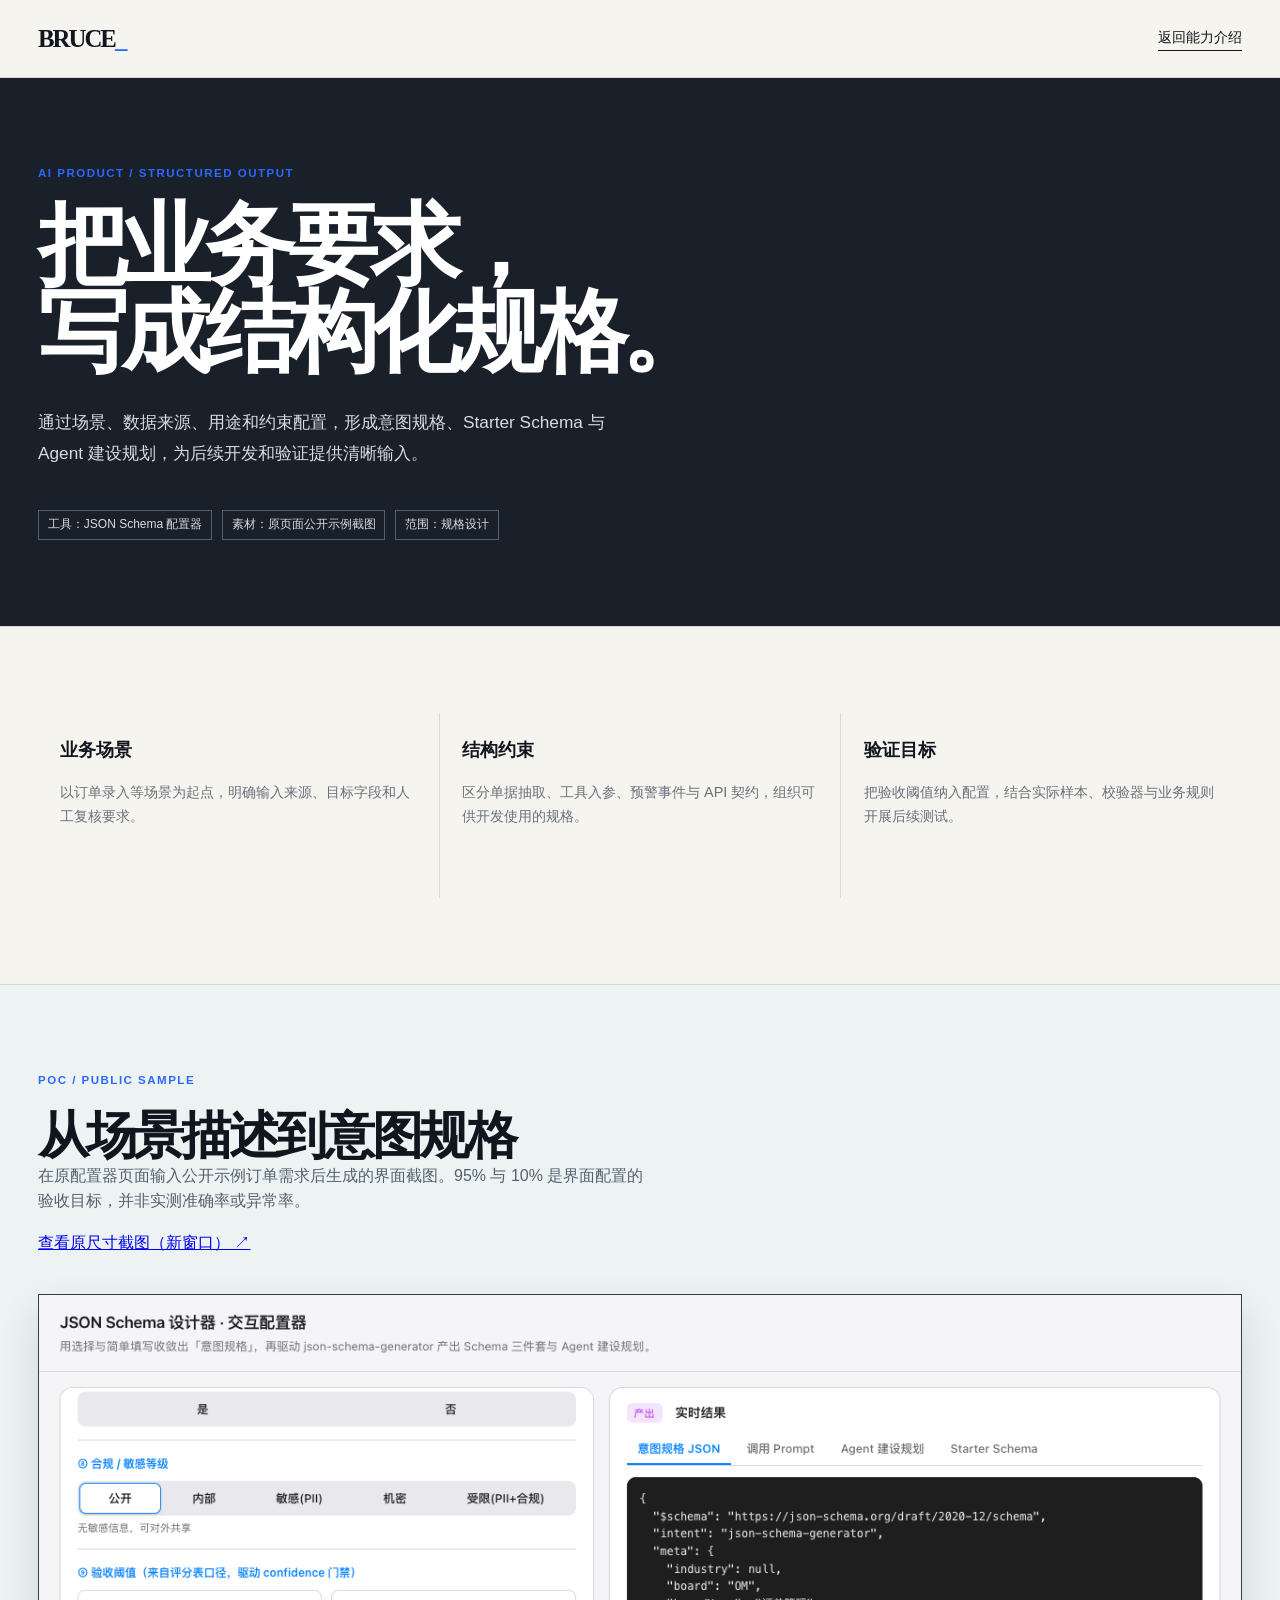
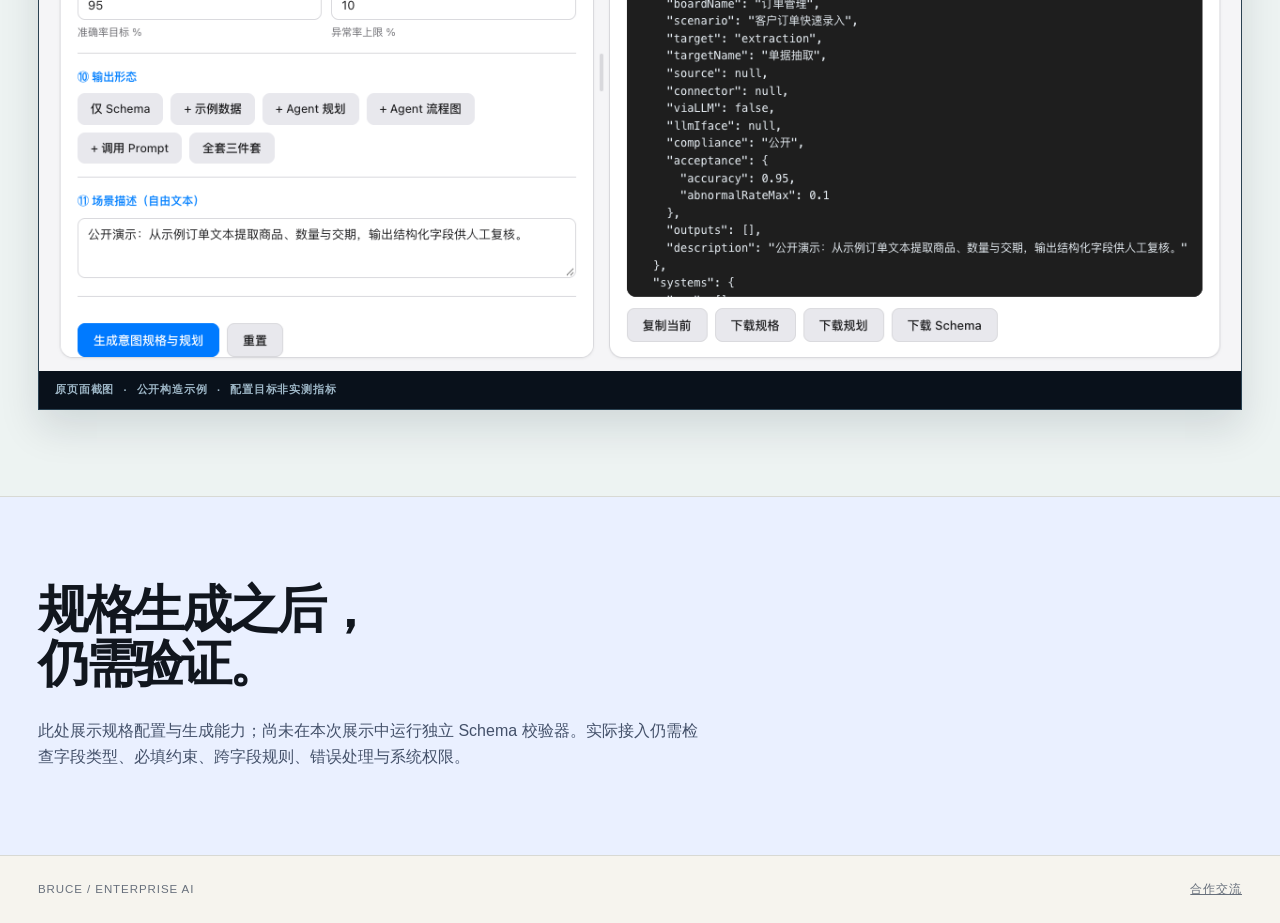
<file: cases/schema-configurator.html>
<!doctype html>
<html lang="zh-CN"><head><meta charset="utf-8"><meta name="viewport" content="width=device-width,initial-scale=1"><title>结构化输出与 Schema 设计 | Bruce</title><meta name="description" content="JSON Schema 配置器公开示例：把业务场景、字段约束和验收目标整理为结构化规格。"><link rel="icon" href="../favicon.svg"><link rel="stylesheet" href="../styles.css"><link rel="stylesheet" href="case.css"><link rel="stylesheet" href="case-demo.css"></head>
<body><a class="skip-link" href="#main">跳至正文</a><header class="site-header"><a class="brand" href="../index.html">BRUCE<span>_</span></a><a class="header-cta" href="../index.html#capabilities">返回能力介绍</a></header><main id="main" class="case-page">
<section class="case-hero"><p class="eyebrow">AI PRODUCT / STRUCTURED OUTPUT</p><h1>把业务要求，<br>写成结构化规格。</h1><p class="lede">通过场景、数据来源、用途和约束配置，形成意图规格、Starter Schema 与 Agent 建设规划，为后续开发和验证提供清晰输入。</p><div class="case-facts"><span>工具：JSON Schema 配置器</span><span>素材：原页面公开示例截图</span><span>范围：规格设计</span></div></section>
<section class="case-section"><div class="case-columns"><article><h3>业务场景</h3><p>以订单录入等场景为起点，明确输入来源、目标字段和人工复核要求。</p></article><article><h3>结构约束</h3><p>区分单据抽取、工具入参、预警事件与 API 契约，组织可供开发使用的规格。</p></article><article><h3>验证目标</h3><p>把验收阈值纳入配置，结合实际样本、校验器与业务规则开展后续测试。</p></article></div></section>
<section class="case-section case-demo" id="product-preview"><div class="case-demo-intro"><p class="eyebrow">POC / PUBLIC SAMPLE</p><h2>从场景描述到意图规格</h2><p>在原配置器页面输入公开示例订单需求后生成的界面截图。95% 与 10% 是界面配置的验收目标，并非实测准确率或异常率。</p><a href="../assets/cases/schema-configurator-result-v1.png" target="_blank" rel="noopener">查看原尺寸截图（新窗口） ↗</a></div><figure><img src="../assets/cases/schema-configurator-result-v1.png" width="1280" height="720" loading="lazy" alt="JSON Schema 配置器原页面：公开订单抽取需求与生成的意图规格 JSON"><figcaption>原页面截图 · 公开构造示例 · 配置目标非实测指标</figcaption></figure></section>
<section class="case-section boundary"><h2>规格生成之后，<br>仍需验证。</h2><p>此处展示规格配置与生成能力；尚未在本次展示中运行独立 Schema 校验器。实际接入仍需检查字段类型、必填约束、跨字段规则、错误处理与系统权限。</p></section></main><footer><span>BRUCE / ENTERPRISE AI</span><a href="../index.html#contact">合作交流</a></footer></body></html>
</file>
<file: styles.css>
:root{--ink:#11161e;--paper:#f6f4ee;--muted:#68707c;--line:#d8d9d4;--blue:#2b68ff;--blue-pale:#eaf0ff;--panel:#1a202a}*{box-sizing:border-box}html{scroll-behavior:smooth}body{margin:0;background:var(--paper);color:var(--ink);font-family:Inter,"PingFang SC","Microsoft YaHei",Arial,sans-serif;font-size:16px;line-height:1.6}.skip-link{position:absolute;left:-999px}.skip-link:focus{left:1rem;top:1rem;background:#fff;padding:.5rem;z-index:10}.site-header{height:78px;display:flex;align-items:center;justify-content:space-between;max-width:1280px;margin:auto;padding:0 38px;border-bottom:1px solid var(--line)}.brand{font-family:Georgia,serif;font-size:1.55rem;font-weight:800;letter-spacing:-.08em;color:var(--ink);text-decoration:none}.brand span{color:var(--blue)}nav{display:flex;gap:1.55rem}nav a,.header-cta{font-size:.88rem;text-decoration:none;color:var(--ink)}.header-cta{border-bottom:1px solid var(--ink);padding-bottom:2px}.hero{max-width:1280px;margin:auto;padding:100px 38px 84px;display:grid;grid-template-columns:1.12fr .88fr;gap:5rem;min-height:650px}.eyebrow{margin:0 0 1.2rem;font-size:.72rem;font-weight:700;letter-spacing:.13em;color:var(--blue)}h1,h2,h3,p{margin-top:0}h1{font-size:clamp(3.4rem,7vw,6.8rem);line-height:.97;letter-spacing:-.075em;margin:0 0 2rem}h1 em,h2 em{font-family:Georgia,serif;font-weight:400}h1 em{color:var(--blue)}.lede{max-width:590px;color:#404853;font-size:1.08rem;line-height:1.8}.hero-actions{display:flex;align-items:center;gap:2rem;margin-top:2.3rem}.button{display:inline-block;padding:.85rem 1.25rem;text-decoration:none;font-weight:700;font-size:.92rem}.primary{background:var(--blue);color:white}.text-link{color:var(--ink);text-decoration:none;font-weight:600}.text-link span{color:var(--blue);font-size:1.2rem}.hero-map{position:relative;min-height:405px;background:var(--panel);color:white;overflow:hidden;border-radius:2px}.hero-map:before,.hero-map:after{content:"";position:absolute;border:1px solid rgba(255,255,255,.15);border-radius:50%;width:440px;height:440px;left:50%;top:50%;transform:translate(-50%,-50%)}.hero-map:after{width:270px;height:270px}.map-label{position:absolute;top:22px;left:25px;font-size:.68rem;color:#a9b2c0;letter-spacing:.13em}.map-core{position:absolute;left:50%;top:50%;transform:translate(-50%,-50%);font-weight:800;font-size:1.5rem;line-height:1.1;text-align:center;color:#fff}.map-node{position:absolute;font-size:.75rem;padding:.35rem .55rem;background:#293343;border:1px solid #536173;border-radius:3px}.map-node.top{top:54px;left:50%;transform:translateX(-50%)}.map-node.left{left:30px;top:50%;transform:translateY(-50%)}.map-node.right{right:22px;top:50%;transform:translateY(-50%)}.map-node.bottom{bottom:55px;left:50%;transform:translateX(-50%)}.map-caption{position:absolute;bottom:19px;left:25px;right:25px;color:#bbc3cf;font-size:.78rem;line-height:1.4}.proof-strip{background:var(--ink);color:#fff;display:grid;grid-template-columns:repeat(3,1fr);padding:34px max(38px,calc((100vw - 1204px)/2));gap:2rem}.proof-strip div{display:flex;flex-direction:column}.proof-strip strong{font-size:1.45rem;letter-spacing:-.04em}.proof-strip span{font-size:.8rem;color:#b7bfca}.section{max-width:1280px;margin:auto;padding:105px 38px}.section-intro{display:flex;justify-content:space-between;gap:3rem;margin-bottom:3.2rem}.section-intro.wide{align-items:end}.section-intro.wide>p:last-child{max-width:420px;color:var(--muted);font-size:.93rem}h2{font-size:clamp(2.3rem,4vw,4rem);line-height:1.05;letter-spacing:-.065em;margin:0}.capability-grid{display:grid;grid-template-columns:repeat(3,1fr);border-top:1px solid var(--ink)}.capability-grid article{padding:25px 24px 28px 0;border-bottom:1px solid var(--line);min-height:190px}.capability-grid article:not(:nth-child(3n+1)){padding-left:24px;border-left:1px solid var(--line)}.capability-grid span{font-size:.75rem;color:var(--blue);font-weight:700}.capability-grid h3{font-size:1.25rem;margin:2rem 0 .55rem}.capability-grid p{margin:0;color:var(--muted);font-size:.9rem}.projects{background:#e9e7df;max-width:none;padding-left:max(38px,calc((100vw - 1204px)/2));padding-right:max(38px,calc((100vw - 1204px)/2))}.project-stack{display:grid;grid-template-columns:1.15fr .85fr .85fr;gap:1px;background:#cfd1ce}.project-card{min-height:320px;background:var(--paper);padding:28px;display:flex;flex-direction:column}.project-card.featured{background:var(--panel);color:#fff}.project-meta{display:flex;justify-content:space-between;gap:1rem;font-size:.7rem;letter-spacing:.07em;color:var(--muted)}.featured .project-meta{color:#aeb9c9}.project-card h3{font-size:1.6rem;line-height:1.15;letter-spacing:-.04em;margin:3.6rem 0 1rem}.project-card p{color:var(--muted);font-size:.92rem}.featured p{color:#d3dae4}.project-card ul{padding:0;list-style:none;margin:auto 0 0;font-size:.82rem;color:#b9c2d0}.project-card li{padding:.3rem 0;border-top:1px solid #3a4352}.method{background:var(--blue);color:#fff;padding:100px max(38px,calc((100vw - 1204px)/2));display:grid;grid-template-columns:.85fr 1.15fr;gap:6rem}.method .eyebrow{color:#d9e4ff}.method ol{padding:0;margin:0;list-style:none;border-top:1px solid rgba(255,255,255,.35)}.method li{display:grid;grid-template-columns:62px 1fr;padding:1.15rem 0;border-bottom:1px solid rgba(255,255,255,.35);gap:1rem}.method b{font-size:.78rem}.method h3{font-size:1.25rem;margin:0}.method p{margin:0;color:#e1e9ff;font-size:.9rem}.insight-layout{display:grid;grid-template-columns:1.15fr .85fr;gap:1px;background:var(--line)}.teaching,.channels{background:var(--paper);padding:33px}.teaching>p,.channels>p{font-size:.75rem;text-transform:uppercase;letter-spacing:.11em;color:var(--blue);font-weight:700}.teaching h3{font-size:1.7rem;line-height:1.25;letter-spacing:-.04em;margin:2.6rem 0}.teaching span,.channels small{color:var(--muted);font-size:.88rem}.channels a{display:grid;grid-template-columns:1fr auto;gap:.1rem;position:relative;text-decoration:none;color:var(--ink);border-top:1px solid var(--line);padding:1rem 0}.channels a strong{font-size:1.1rem}.channels a span{grid-column:1;color:var(--muted);font-size:.82rem}.channels a i{grid-row:1/3;grid-column:2;color:var(--blue);font-style:normal}.channels small{display:block;margin-top:1rem}.experience{border-top:1px solid var(--line)}.timeline{border-top:1px solid var(--ink)}.timeline article{display:grid;grid-template-columns:160px 1fr 1.2fr;gap:2rem;padding:25px 0;border-bottom:1px solid var(--line)}.timeline span{font-size:.78rem;color:var(--blue);font-weight:700}.timeline h3{font-size:1.1rem;margin:0}.timeline p{margin:0;color:var(--muted);font-size:.9rem}.contact{background:var(--panel);color:#fff;padding:110px max(38px,calc((100vw - 1204px)/2))}.contact .eyebrow{color:#98b6ff}.contact h2{font-size:clamp(2.7rem,5vw,5rem)}.contact h2 em{color:#9db9ff}.contact>p:not(.eyebrow){color:#bbc4d1;max-width:450px;margin:2rem 0}.email-placeholder{display:inline-block;border:1px solid #6b7687;padding:.8rem 1rem;font-size:.78rem;letter-spacing:.08em;color:#c9d3e3}footer{max-width:1280px;margin:auto;padding:24px 38px;display:flex;justify-content:space-between;color:var(--muted);font-size:.72rem;letter-spacing:.08em}@media(max-width:800px){.site-header{padding:0 20px;height:66px}.site-header nav{display:none}.hero{padding:70px 20px 56px;grid-template-columns:1fr;gap:3.5rem}.hero-map{min-height:350px}.proof-strip{grid-template-columns:1fr;padding:28px 20px;gap:1.3rem}.section{padding:72px 20px}.section-intro{display:block;margin-bottom:2.4rem}.section-intro .eyebrow{margin-bottom:.8rem}.capability-grid{grid-template-columns:1fr}.capability-grid article,.capability-grid article:not(:nth-child(3n+1)){padding:22px 0;border-left:0;min-height:auto}.projects{padding:72px 20px}.project-stack,.insight-layout,.method{grid-template-columns:1fr}.project-card{min-height:250px}.method{padding:72px 20px;gap:3rem}.timeline article{grid-template-columns:1fr;gap:.4rem}.contact{padding:78px 20px}footer{padding:22px 20px}.hero-actions{align-items:flex-start;flex-direction:column;gap:1rem}}
@media(min-width:801px){.projects .project-stack{grid-template-columns:repeat(2,minmax(0,1fr))}}
.project-filters{display:flex;flex-wrap:wrap;gap:8px;margin-bottom:24px}.filter-button{font:inherit;font-size:13px;border:1px solid #9ea9b1;border-radius:999px;padding:9px 15px;background:transparent;color:#10233f;cursor:pointer}.filter-button.active{background:#10233f;color:white;border-color:#10233f}.project-card .case-link{color:#176a7c;text-underline-offset:5px;margin-top:auto;padding-top:20px;line-height:1.6}.project-card.featured .case-link{color:#86ddd3}.project-card[hidden]{display:none}
</file>
<file: channel.css>
.channel-card{display:flex;align-items:center;gap:.85rem;border-top:1px solid #d8d9d4;padding:.9rem 0}.channel-card img{width:76px;height:76px;object-fit:cover}.channel-card strong{display:block;font-size:1.05rem}.channel-card span{display:block;color:#68707c;font-size:.82rem;margin-top:.1rem}@media(max-width:800px){.channel-card img{width:88px;height:88px}}
.featured-video{position:relative;display:block;border-top:1px solid #d8d9d4;padding:1rem 1.5rem 1rem 0;color:#11161e;text-decoration:none}.featured-video span{display:block;color:#2b68ff;font-size:.72rem;font-weight:700;letter-spacing:.08em}.featured-video strong{font-size:.92rem}.featured-video i{position:absolute;right:0;top:50%;transform:translateY(-50%);color:#2b68ff;font-style:normal}
</file>
<file: profile.css>
.profile{padding-bottom:92px}.profile-intro{align-items:end;margin-bottom:3rem}.profile-intro>p{max-width:350px;margin:0;color:var(--muted);font-size:.96rem}.profile-proof{display:grid;grid-template-columns:repeat(3,1fr);gap:2rem;border-top:1px solid var(--ink);border-bottom:1px solid var(--line);margin-bottom:3.2rem;padding:1.35rem 0 1.45rem}.profile-proof div{display:flex;flex-direction:column}.profile-proof strong{font-size:1.5rem;letter-spacing:-.05em}.profile-proof span{color:var(--muted);font-size:.8rem}.profile-story{display:grid;grid-template-columns:repeat(3,1fr);gap:2rem}.profile-story p{margin:0;color:#3e4957;font-size:.95rem;line-height:1.9}.profile-context{display:grid;grid-template-columns:repeat(3,1fr);gap:1px;margin-top:4rem;background:var(--line);border-top:1px solid var(--line)}.profile-context article{padding:1.45rem 1.5rem 1.6rem;background:var(--paper)}.profile-context p{margin:0 0 1rem;color:var(--blue);font-size:.72rem;font-weight:700;letter-spacing:.12em}.profile-context ul{display:flex;flex-wrap:wrap;gap:.55rem;list-style:none;margin:0;padding:0}.profile-context li{padding:.3rem .56rem;border:1px solid #c8ced2;border-radius:999px;color:#3f4d5e;font-size:.78rem;line-height:1.2}@media(max-width:800px){.profile{padding-bottom:66px}.profile-proof,.profile-story,.profile-context{grid-template-columns:1fr;gap:1.35rem}.profile-proof{margin-bottom:2.5rem}.profile-context{gap:1px;margin-top:2.5rem}.profile-context article{padding:1.25rem}.profile-intro>p{margin-top:1.2rem}}
</file>
<file: hero-refresh.css>
:root{--hero-sky:#e5f6f8;--hero-ink:#071a36;--hero-teal:#2f9ea5;--hero-gold:#e2ad2e}.site-header{max-width:none;background:var(--hero-sky);border-bottom:1px solid rgba(7,26,54,.12)}.site-header nav a:first-child{background:rgba(47,158,165,.13);padding:.42rem .75rem;border-radius:.6rem}.hero{max-width:none;background:var(--hero-sky);padding:92px max(38px,calc((100vw - 1204px)/2)) 70px;grid-template-columns:1.02fr .98fr;gap:3rem;min-height:660px;overflow:hidden}.hero-copy{align-self:center;position:relative;z-index:1}.hero .eyebrow{color:#17617c}.hero h1{color:var(--hero-ink);font-family:Inter,"PingFang SC","Microsoft YaHei",Arial,sans-serif;font-weight:800;letter-spacing:-.07em}.hero h1 em{font-family:inherit;color:var(--hero-ink);font-style:normal}.hero .lede{color:#526477;max-width:560px}.hero .primary{border-radius:999px;background:#0c5cac;padding:.85rem 1.55rem}.hero .text-link{border:1px solid rgba(7,26,54,.22);border-radius:999px;padding:.76rem 1.2rem}.hero-portrait{position:relative;min-height:500px;margin:0;align-self:end;display:flex;justify-content:center;isolation:isolate}.hero-portrait:before{content:"";position:absolute;z-index:-1;width:78%;height:92%;right:3%;top:3%;background:linear-gradient(145deg,var(--hero-teal),#197287);clip-path:polygon(28% 0,100% 11%,86% 98%,0 76%)}.hero-portrait:after{content:"";position:absolute;z-index:-1;width:42%;height:5px;right:7%;top:8%;background:var(--hero-gold)}.hero-portrait img{width:min(100%,470px);height:540px;object-fit:cover;object-position:50% 17%;align-self:end;mask-image:linear-gradient(to bottom,#000 83%,transparent 100%)}.hero-portrait figcaption{position:absolute;right:4%;bottom:18px;color:#0d3c58;letter-spacing:.13em;font-size:.68rem;font-weight:700}@media(max-width:800px){.site-header nav{display:none}.hero{padding:60px 20px 0;grid-template-columns:1fr;gap:1rem;min-height:0}.hero-portrait{min-height:395px}.hero-portrait img{height:420px;width:min(100%,360px)}.hero-portrait:before{width:86%;height:86%;right:2%;top:4%}.hero-portrait figcaption{bottom:12px}.hero-actions{flex-direction:row;flex-wrap:wrap}.hero .text-link{font-size:.85rem}}
</file>
<file: hero-cutout.css>
.hero-portrait{min-height:530px}.hero-portrait:before{width:104%;height:98%;right:-7%;top:-1%;background:url("data:image/svg+xml,%3Csvg xmlns='http://www.w3.org/2000/svg' viewBox='0 0 680 570'%3E%3Cdefs%3E%3ClinearGradient id='g' x1='.08' x2='.9' y1='.06' y2='.92'%3E%3Cstop stop-color='%2369cbc3'/%3E%3Cstop offset='.42' stop-color='%233aabb0'/%3E%3Cstop offset='1' stop-color='%23176d83'/%3E%3C/linearGradient%3E%3C/defs%3E%3Cg fill='none' stroke='url(%23g)' stroke-linecap='round'%3E%3Cpath d='M72 435 C198 337 321 214 492 75' stroke-width='125'/%3E%3Cpath d='M166 522 C304 390 436 273 621 165' stroke-width='101'/%3E%3Cpath d='M303 545 C414 423 534 342 668 277' stroke-width='78'/%3E%3Cpath d='M29 310 C144 248 245 154 359 55' stroke-width='57' opacity='.76'/%3E%3C/g%3E%3C/svg%3E") center/contain no-repeat;filter:drop-shadow(0 18px 20px rgba(23,109,128,.11))}.hero-portrait:after{top:0;width:35%;right:7%;box-shadow:0 390px 0 -1px rgba(229,246,248,.75)}.hero-portrait img{width:min(112%,540px);height:auto;max-height:560px;object-fit:contain;object-position:center bottom;filter:drop-shadow(0 18px 12px rgba(7,26,54,.16));mask-image:linear-gradient(to bottom,#000 86%,transparent 100%)}@media(max-width:800px){.hero-portrait{min-height:430px}.hero-portrait:before{width:110%;right:-10%;top:-1%}.hero-portrait:after{top:1%;width:34%;right:7%;box-shadow:0 300px 0 -1px rgba(229,246,248,.75)}.hero-portrait img{width:min(112%,410px);height:auto;max-height:445px}}
</file>
<file: language.css>
.header-tools{display:flex;align-items:center;gap:1.25rem}.language-tabs{display:flex;align-items:center;padding:.2rem;border:1px solid rgba(7,26,54,.18);border-radius:999px;background:rgba(255,255,255,.45)}.language-tabs a{padding:.22rem .48rem;border-radius:999px;color:var(--hero-ink,#071a36);font-size:.7rem;font-weight:700;line-height:1.2;text-decoration:none;white-space:nowrap}.language-tabs a[aria-current="page"]{background:var(--hero-ink,#071a36);color:#fff}.language-menu{display:none;position:relative}.language-menu summary{list-style:none;cursor:pointer;border:1px solid rgba(7,26,54,.22);border-radius:999px;padding:.35rem .65rem;color:var(--hero-ink,#071a36);font-size:.72rem;font-weight:750;line-height:1}.language-menu summary::-webkit-details-marker{display:none}.language-menu summary:after{content:"▾";margin-left:.35rem;font-size:.62rem}.language-menu[open] summary:after{content:"▴"}.language-menu>div{position:absolute;right:0;top:calc(100% + .55rem);z-index:20;min-width:132px;padding:.4rem;background:#fff;border:1px solid rgba(7,26,54,.14);border-radius:.75rem;box-shadow:0 12px 30px rgba(7,26,54,.15)}.language-menu a{display:block;padding:.48rem .55rem;border-radius:.45rem;color:var(--hero-ink,#071a36);font-size:.78rem;text-decoration:none;white-space:nowrap}.language-menu a:hover,.language-menu a:focus-visible,.language-menu a[aria-current="page"]{background:rgba(47,158,165,.13)}html[lang="zh-Hant"] body{font-family:Inter,"PingFang TC","Microsoft JhengHei",Arial,sans-serif}html[lang="ja"] body{font-family:Inter,"Hiragino Sans","Yu Gothic",Meiryo,Arial,sans-serif}html[lang="en"] .hero h1{font-size:clamp(4.2rem,7vw,7.2rem);letter-spacing:-.06em}html[lang="ja"] .hero h1{font-size:clamp(3.9rem,6vw,6.6rem);letter-spacing:-.045em}@media(max-width:1100px){.site-header nav{gap:.85rem}.language-tabs a{padding:.22rem .38rem}.header-tools{gap:.7rem}}@media(max-width:800px){.language-tabs{display:none}.language-menu{display:block}.header-tools{gap:.75rem}.header-cta{font-size:.78rem}.site-header{overflow:visible;position:relative;z-index:30}html[lang="en"] .hero h1,html[lang="ja"] .hero h1{font-size:clamp(3.1rem,14vw,4.2rem)}}@media(max-width:390px){.header-tools{gap:.55rem}.header-cta{display:none}}
</file>
<file: evidence-refresh.css>
.hero-focus{color:#17617c;font-size:1.1rem;font-weight:650;margin:20px 0 8px}.hero .lede{line-height:1.8}.hero .profile-proof{grid-column:1/-1;margin:16px 0 0;border-top:1px solid #b7d6da;padding:22px 0;gap:24px}.hero .profile-proof strong{font-size:1.6rem}.project-preview{margin:-12px -12px 24px;border-radius:12px;overflow:hidden;background:#eaf4f6}.project-preview img{display:block;width:100%;height:240px;object-fit:contain;background:#eaf4f6}.project-preview figcaption{padding:10px 14px;font-size:.75rem;line-height:1.5;color:#365168;background:#eaf4f6}.project-actions{display:flex;flex-wrap:wrap;gap:20px;margin-top:auto}.project-card .project-actions .case-link{margin-top:0}.project-card{transition:transform .15s ease,box-shadow .15s ease}.project-card:focus-within{outline:3px solid #2f9ea5;outline-offset:5px}a:focus-visible,button:focus-visible,summary:focus-visible{outline:3px solid #b78016;outline-offset:4px}.profile details{margin:18px 0}.profile summary{cursor:pointer;color:#17617c;padding:14px 0}.case-hero .case-preview{display:block;width:min(100%,850px);margin:24px 0;border-radius:16px}.case-hero .button{margin-top:20px}.cooperation-grid{display:grid;grid-template-columns:repeat(2,minmax(0,1fr));gap:20px}.cooperation-grid article{padding:22px;border:1px solid #b7d6da;border-radius:12px}.cooperation-grid h3{margin:0 0 12px}.cooperation-grid p{line-height:1.8}.copy-status{font-size:.9rem}.email-copy{font:inherit;padding:10px 18px;margin:16px 0;background:#e5f6f8;border:1px solid #9ebec5;border-radius:8px;cursor:pointer}@media(hover:hover) and (prefers-reduced-motion:no-preference){.project-card:hover{transform:translateY(-3px);box-shadow:0 12px 30px #071a3614}}@media(prefers-reduced-motion:reduce){.project-card{transition:none}}@media(max-width:800px){.hero .profile-proof{padding:22px 0;margin-top:0;gap:16px}.hero .profile-proof strong{font-size:1.35rem}.project-preview img{height:180px}.cooperation-grid{grid-template-columns:1fr}.project-actions{gap:14px}.hero-focus{font-size:1rem}}
.capability-grid small{display:block;line-height:1.7;color:#526477;margin:14px 0}.contact .cooperation-grid{text-align:left;margin-bottom:70px}.contact .cooperation-grid h3{color:inherit;font-size:1.1rem}.contact .cooperation-grid p{margin:0;font-size:.9rem}
.compact-case{min-height:0;gap:0}.compact-case h3{margin:12px 0;font-size:1.5rem}.compact-case>p{margin:8px 0;line-height:1.6}.compact-case .project-meta{margin:12px 0}.compact-case .project-actions{padding-top:8px}.compact-case .case-link{padding-top:8px}.project-preview{margin:0 0 12px}.project-preview img{height:210px;object-fit:cover;object-position:center}.preview-open{display:block;width:100%;padding:0;border:0;background:transparent;cursor:zoom-in}.preview-dialog{max-width:95vw;width:1100px;max-height:92vh;padding:18px;border:1px solid #93c6cd;border-radius:14px;color:#10233f;background:#f5fbfc}.preview-dialog::backdrop{background:#071a36c9}.preview-dialog img{display:block;width:100%;height:auto;max-height:72vh;object-fit:contain;margin-top:12px}.preview-dialog button{font:inherit;padding:10px 18px;background:#e5f6f8;border:1px solid #86aeb5;border-radius:8px;cursor:pointer}.case-public-note{font-size:.85rem;line-height:1.7;color:#526477;margin:0 0 22px}.site-header nav a:first-child{background:transparent}.site-header nav a.nav-current{background:#cce9ed;border-radius:8px}.method h3 small{font-size:.7em;color:#b6c9d6}.project-preview figcaption{font-size:.78rem}@media(max-width:800px){.project-preview img{height:180px}.compact-case h3{font-size:1.35rem}.preview-dialog{padding:12px}.preview-dialog img{max-height:65vh}}
</file>
<file: cases/case.css>
.case-page{max-width:1280px;margin:auto}.case-hero,.case-section{padding:86px 38px;border-bottom:1px solid #d8d9d4}.case-hero{background:#1a202a;color:#fff}.case-hero h1{font-size:clamp(3.2rem,7vw,6.4rem)}.case-hero h1 em{color:#9db9ff}.case-type{color:#bac4d3;font-size:.82rem;letter-spacing:.08em}.case-hero .lede{color:#d6dce5}.case-facts{display:flex;flex-wrap:wrap;gap:.6rem;margin-top:2.5rem}.case-facts span{border:1px solid #516073;padding:.3rem .55rem;font-size:.75rem;color:#d6dce5}.case-grid{display:grid;grid-template-columns:1fr 1fr;gap:5rem}.case-copy{max-width:570px;color:#4e5662}.case-copy p{margin-bottom:1.3rem}.decision-table>div{display:grid;grid-template-columns:1fr 1.6fr;gap:2rem;border-top:1px solid #d8d9d4;padding:1.15rem 0}.decision-table>div:last-child{border-bottom:1px solid #d8d9d4}.decision-table strong{font-size:1.05rem}.decision-table span{color:#68707c}.flow{display:flex;flex-wrap:wrap;align-items:center;gap:.75rem;padding:1.5rem 0 2.6rem;font-weight:700}.flow span{border:1px solid #b8b9b5;padding:.6rem .75rem;font-size:.82rem}.flow b{color:#2b68ff}.case-columns{display:grid;grid-template-columns:repeat(3,1fr);gap:1px;background:#d8d9d4}.case-columns article{background:#f6f4ee;padding:1.4rem;min-height:185px}.case-columns h3{font-size:1.1rem}.case-columns p,.case-copy li{color:#68707c;font-size:.9rem}.case-copy ul{padding-left:1.2rem}.case-copy li{margin-bottom:.7rem}.boundary{background:#eaf0ff}.boundary>p:not(.eyebrow){max-width:670px;color:#44516a;margin:1.7rem 0 0}footer a{color:inherit}@media(max-width:800px){.case-hero,.case-section{padding:64px 20px}.case-grid{grid-template-columns:1fr;gap:2rem}.decision-table>div{grid-template-columns:1fr;gap:.5rem}.case-columns{grid-template-columns:1fr}.flow{align-items:flex-start;flex-direction:column}.flow b{transform:rotate(90deg)}}
.case-section .table-scroll{overflow-x:auto}.case-section .table-scroll table{border-collapse:collapse;width:100%;font-size:.9rem}.case-section .table-scroll th,.case-section .table-scroll td{border-bottom:1px solid #bbcdd3;padding:14px;text-align:left;vertical-align:top}.case-section .table-scroll caption{text-align:left;margin:14px 0;color:#526477}.case-section .table-scroll td:first-child{min-width:110px}#cash-daily-details{margin:18px 0}#cash-daily-details summary{cursor:pointer;color:#80dacd;padding:12px 0}
</file>
<file: cases/case-demo.css>
.case-demo{background:#edf3f2}.case-demo-intro{max-width:650px;margin-bottom:2.4rem}.case-demo-intro>p:not(.eyebrow){max-width:610px;color:#53616f}.case-demo figure{margin:0;background:#09111b;border:1px solid #2a4252;box-shadow:0 18px 38px rgba(8,26,41,.12)}.case-demo img{display:block;width:100%;height:auto}.case-demo figcaption{padding:.72rem 1rem;color:#9cb5c5;font:600 .68rem/1.4 ui-monospace,SFMono-Regular,Menlo,monospace;letter-spacing:.08em}@media(max-width:800px){.case-demo-intro{margin-bottom:1.8rem}}
</file>
<file: cases/portal-demo.css>
.portal{background:#0c1828;color:#e9f2f8;border-radius:24px;padding:28px;border:1px solid #27445b;box-shadow:0 20px 60px #10233f18}.portal h3,.portal h4{color:#f0f6fa}.portal p{color:#b3c6d7}.portal-top{display:flex;justify-content:space-between;align-items:center;gap:16px}.portal-top h3{margin:12px 0}.portal-status{color:#6cddd0;font-size:12px;letter-spacing:.12em}.portal button{font:inherit;background:#163b49;color:#eafffb;border:1px solid #407b82;border-radius:10px;padding:11px 16px;cursor:pointer}.portal button:hover{background:#225563}.portal button:focus-visible,.portal input:focus-visible,.portal textarea:focus-visible{outline:3px solid #e6ba62;outline-offset:3px}.portal button[aria-pressed=true]{background:#267d7c}.portal-tabs{display:flex;gap:10px;flex-wrap:wrap;margin:22px 0}.portal-panel{padding-top:15px;border-top:1px solid #294152}.portal-panel[hidden]{display:none}.portal label{display:grid;gap:8px;color:#c8d9e6;font-size:14px}.portal input,.portal textarea{box-sizing:border-box;width:100%;background:#132637;border:1px solid #466078;border-radius:8px;padding:12px;color:#eef6fa;font:inherit}.portal textarea{min-height:84px;resize:vertical}.portal form{display:grid;grid-template-columns:1fr 1fr;gap:16px;align-items:end;margin:24px 0}.portal form button{justify-self:start}.portal #plan-form{align-items:start}.metrics{display:grid;grid-template-columns:repeat(3,1fr);gap:12px}.metrics article{background:#142b3e;border-radius:12px;padding:16px}.metrics strong{display:block;color:#6cddd0;font-size:23px;margin:8px 0}.metrics small{color:#c1d0dd}.check-status{border-left:3px solid #6cddd0;padding-left:12px}.portal #cash-error{color:#ffb2b9}.portal svg{width:100%;height:auto;margin:24px 0}.portal .table-scroll{overflow:auto;max-height:280px;margin-bottom:24px}.portal table{width:100%;border-collapse:collapse;font-size:13px;white-space:nowrap}.portal th,.portal td{padding:10px;text-align:left;border-bottom:1px solid #294152}.portal th{position:sticky;top:0;background:#183247}.portal caption{color:#cadbe8;text-align:left;padding:12px 0}.review-label{margin-bottom:16px}.graph-nodes{display:flex;flex-wrap:wrap;align-items:center;gap:10px;margin:24px 0}.portal #node-detail{padding:18px;background:#142b3e;border-radius:12px;min-height:120px}.portal dialog{background:#163044;color:#eaf5fb;border:1px solid #60b5ad;border-radius:18px;max-width:480px;width:calc(100% - 48px);box-sizing:border-box;padding:24px}.portal dialog::backdrop{background:#03111bcc}.tour-actions{display:flex;flex-wrap:wrap;gap:10px}.portal button:disabled{opacity:.45;cursor:default}@media(max-width:600px){.portal{padding:18px;border-radius:16px}.portal-top{align-items:flex-start}.portal-top h3{font-size:19px}.portal form,.metrics{grid-template-columns:1fr}.portal-tabs button{flex:1 1 100%}.metrics strong{font-size:22px}.graph-nodes span{display:none}.portal-top>button{flex-shrink:0;padding:9px;font-size:13px}}@media(prefers-reduced-motion:no-preference){.portal button{transition:background .16s}.portal-status{animation:portal-glow 4s ease-in-out infinite}@keyframes portal-glow{50%{opacity:.65}}}
.portal .chart-scroll{overflow-x:auto}.portal .chart-scroll svg{min-width:550px}@media(min-width:801px){.portal .chart-scroll svg{min-width:0}}
</file>
<file: cases/governance-demo.css>
.gov-banner{padding:18px;background:#132c3d;border:1px solid #305563;border-radius:14px;margin-bottom:18px}.gov-banner strong{display:block;color:#70e0cd;font-size:22px;margin:8px 0}.gov-banner strong[data-state=STALE]{color:#edc46e}.gov-banner strong[data-state=BLOCKED]{color:#ffabb7}.gov-tabs,.gov-conditions{display:flex;gap:8px;flex-wrap:wrap;margin:18px 0}.gov-panel[hidden]{display:none}.gov-controls{display:grid;grid-template-columns:2fr 1fr 1fr;gap:12px;margin:20px 0}.portal select{background:#132637;color:#eef6fa;font:inherit;border:1px solid #466078;border-radius:8px;padding:12px;min-width:0;width:100%}.portal select:focus-visible{outline:3px solid #e6ba62;outline-offset:3px}.gov-layout{display:grid;grid-template-columns:minmax(0,1.3fr) minmax(0,1fr);gap:18px;align-items:start}.gov-network{display:grid;grid-template-columns:repeat(2,minmax(0,1fr));gap:12px}.gov-group{border:1px solid #315465;background:#102334;border-radius:12px;padding:12px;min-width:0}.gov-group h4{margin:0 0 10px;color:#7ee1d2}.gov-group button{display:block;width:100%;margin:7px 0;text-align:left;overflow-wrap:anywhere}.gov-detail{background:#172d40;border:1px solid #355668;border-radius:14px;padding:18px;overflow-wrap:anywhere}.gov-detail h4{margin-top:0}.gov-detail ul{list-style:none;padding:0}.gov-detail li{margin:8px 0}.gov-detail button{width:100%;text-align:left;font-size:13px}.gov-run details{border:1px solid #345161;border-radius:10px;margin:10px 0;padding:14px;overflow-wrap:anywhere}.gov-run summary{cursor:pointer;color:#83e0d4}.gov-note{border-left:3px solid #e6ba62;padding-left:14px}.gov-actions{display:flex;flex-wrap:wrap;gap:12px}.gov-actions a{color:#7ee1d2;text-decoration:underline}@media(max-width:800px){.gov-layout{grid-template-columns:1fr}.gov-controls{grid-template-columns:1fr}.gov-network{grid-template-columns:1fr}.gov-tabs button{flex:1 1 40%;padding:10px}.gov-banner strong{font-size:19px}} 
.gov-motion-toolbar{display:flex;align-items:center;flex-wrap:wrap;gap:12px;margin:16px 0}.gov-motion-toolbar span{color:#9bb5c7;font-size:13px}.gov-map-wrap{border:1px solid #305263;border-radius:16px;background:radial-gradient(ellipse at center,#123b43 0,#0b1929 70%);overflow:auto}.gov-map-wrap[hidden]{display:none}.portal #gov-map{display:block;margin:0;width:100%;min-width:720px}.gov-map-wrap .map-filtered{display:none}.gov-map-wrap [role=button]{cursor:pointer;outline:none}.gov-node-name{opacity:0;pointer-events:none}.map-selected .gov-node-name,[role=button]:hover .gov-node-name,[role=button]:focus .gov-node-name{opacity:1}.gov-node-ring{opacity:.15}.map-selected .gov-node-ring{opacity:.9;stroke-width:2}.gov-map-wrap [role=button]:focus .gov-node-ring{stroke:#fff;stroke-width:3;opacity:1}.gov-map-wrap .map-active{stroke:#78dacf;stroke-width:2;stroke-dasharray:7 9}@media(prefers-reduced-motion:no-preference){.gov-map-wrap .map-active{animation:gov-flow 2.4s linear infinite}.gov-map-wrap .map-selected .gov-node-ring{animation:gov-pulse 2.4s ease-in-out infinite}@keyframes gov-flow{to{stroke-dashoffset:-32}}@keyframes gov-pulse{50%{opacity:.35;r:27}}}.motion-paused *{animation-play-state:paused!important}
.gov-decision-lab{margin-top:24px}.gov-decision-lab label{display:block;margin:18px 0}.gov-decision-lab strong{display:block;color:#7ee1d2;margin:18px 0;line-height:1.6}.gov-decision-lab ol{padding-left:24px;line-height:1.8}.gov-decision-lab li{margin:10px 0}.gov-decision-lab details{margin-top:16px}.gov-decision-lab summary{cursor:pointer;padding:12px 0}.gov-decision-lab table{width:100%}.gov-decision-lab select{max-width:100%}
.gov-business-links{display:flex;flex-wrap:wrap;gap:8px;margin:20px 0}.gov-business-links p{flex-basis:100%}.gov-business-links button{width:auto;flex:1 1 120px}.gov-decision-lab td small{display:block;margin-top:6px;color:#bdd0df}.gov-decision-lab td strong{font-size:inherit;margin:0}.gov-decision-lab button:disabled{opacity:.5;cursor:not-allowed}
</file>
